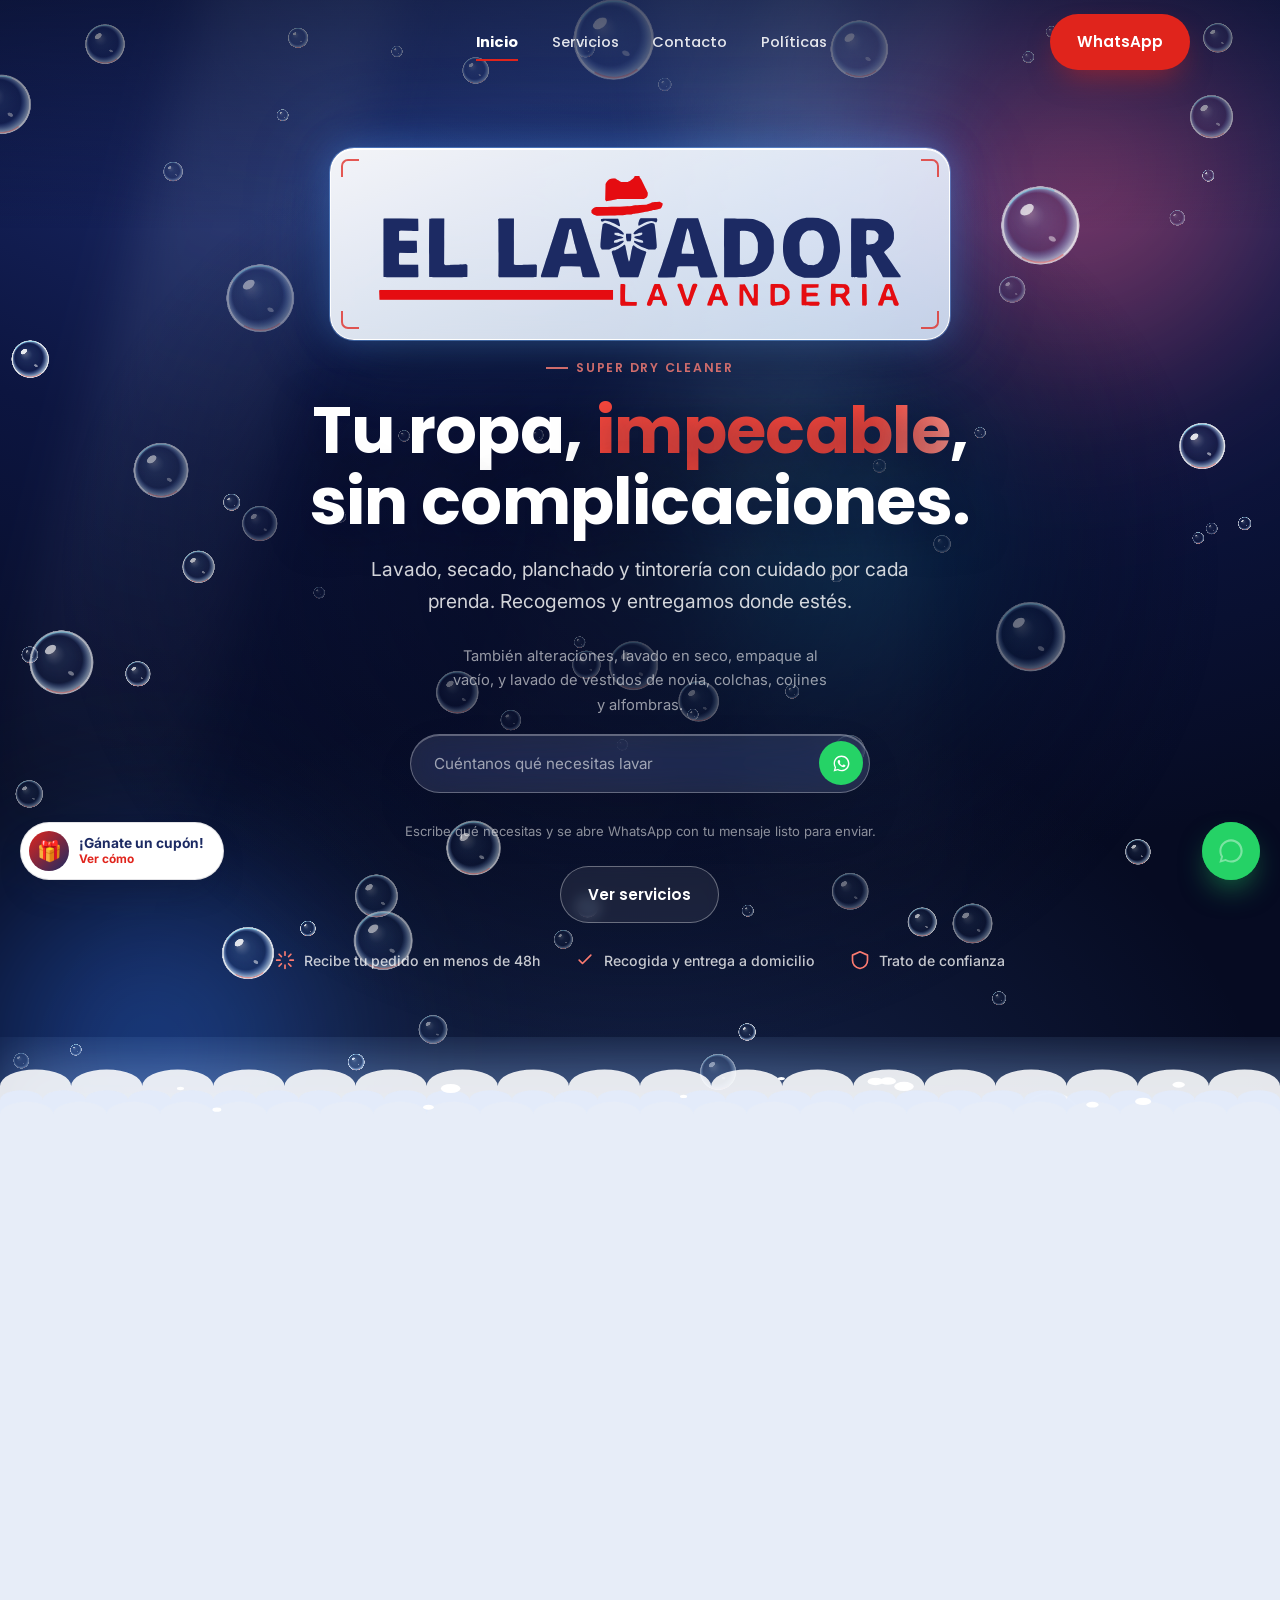
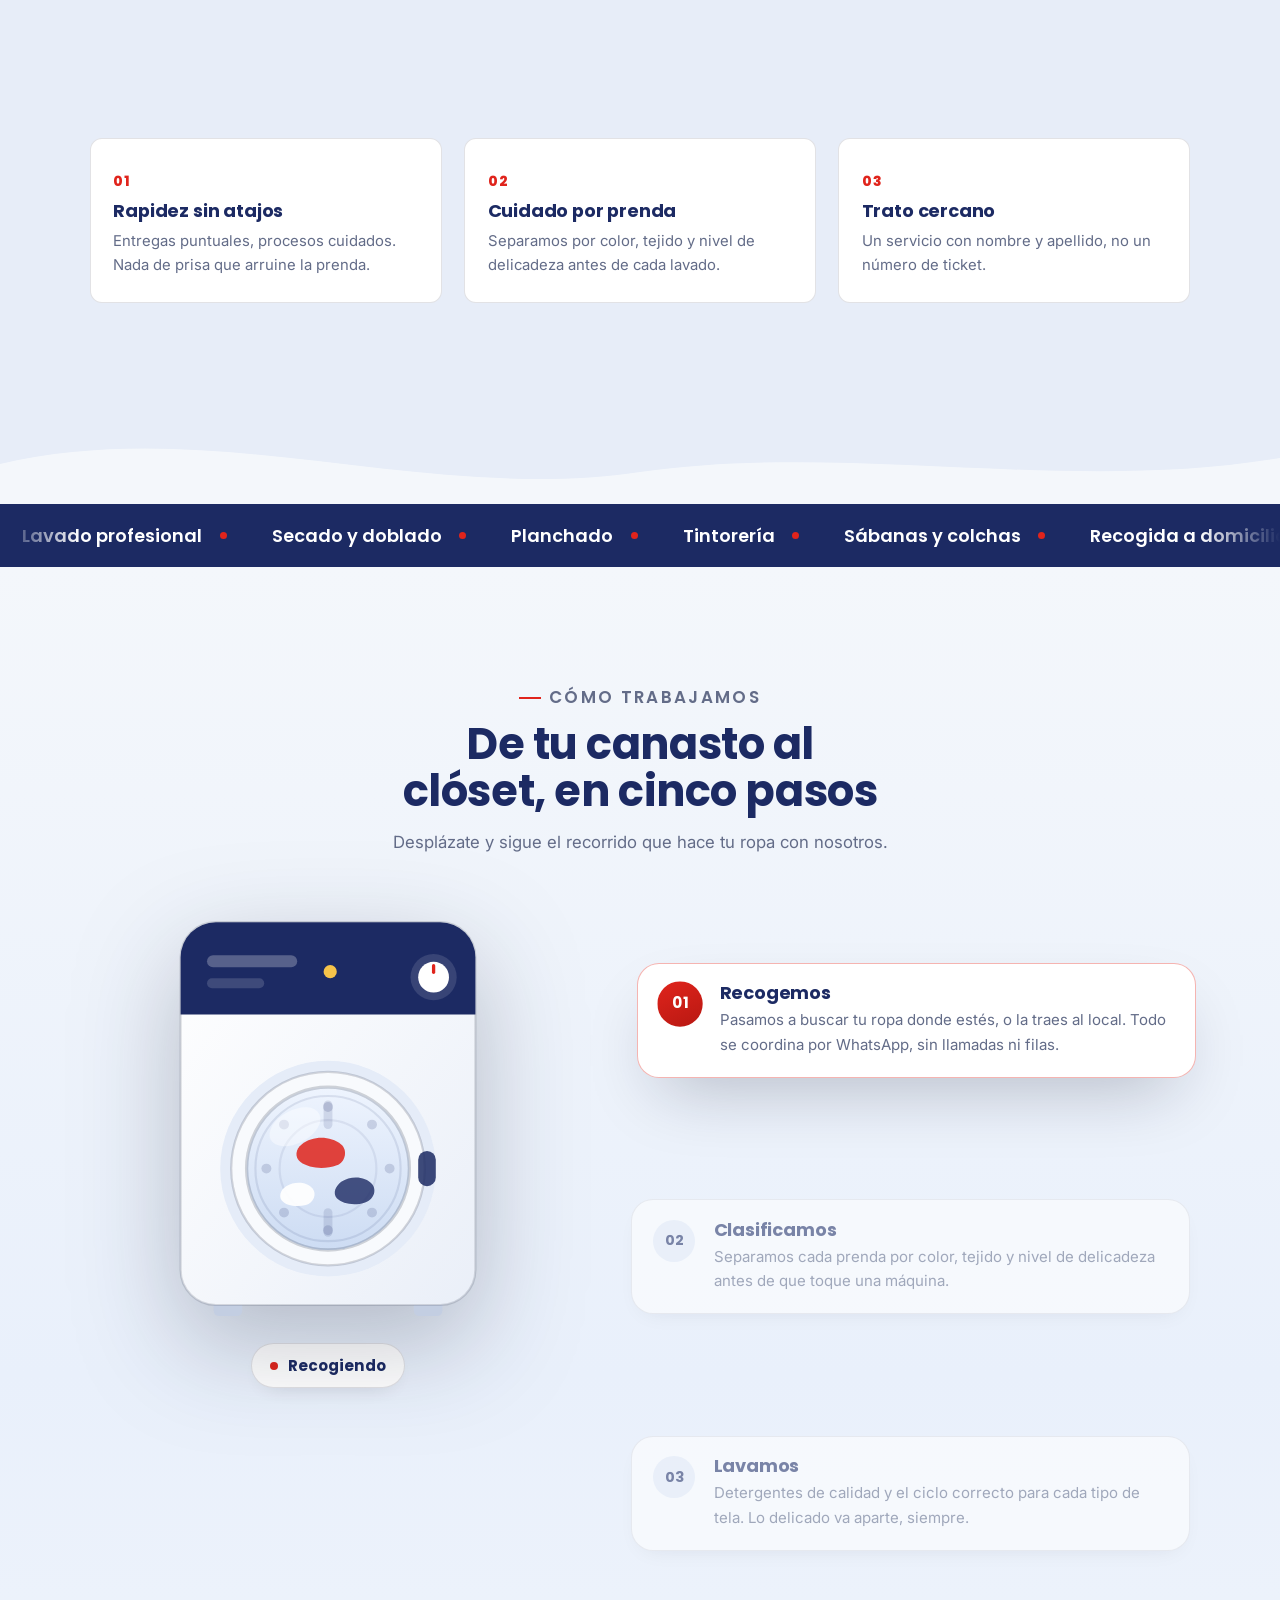
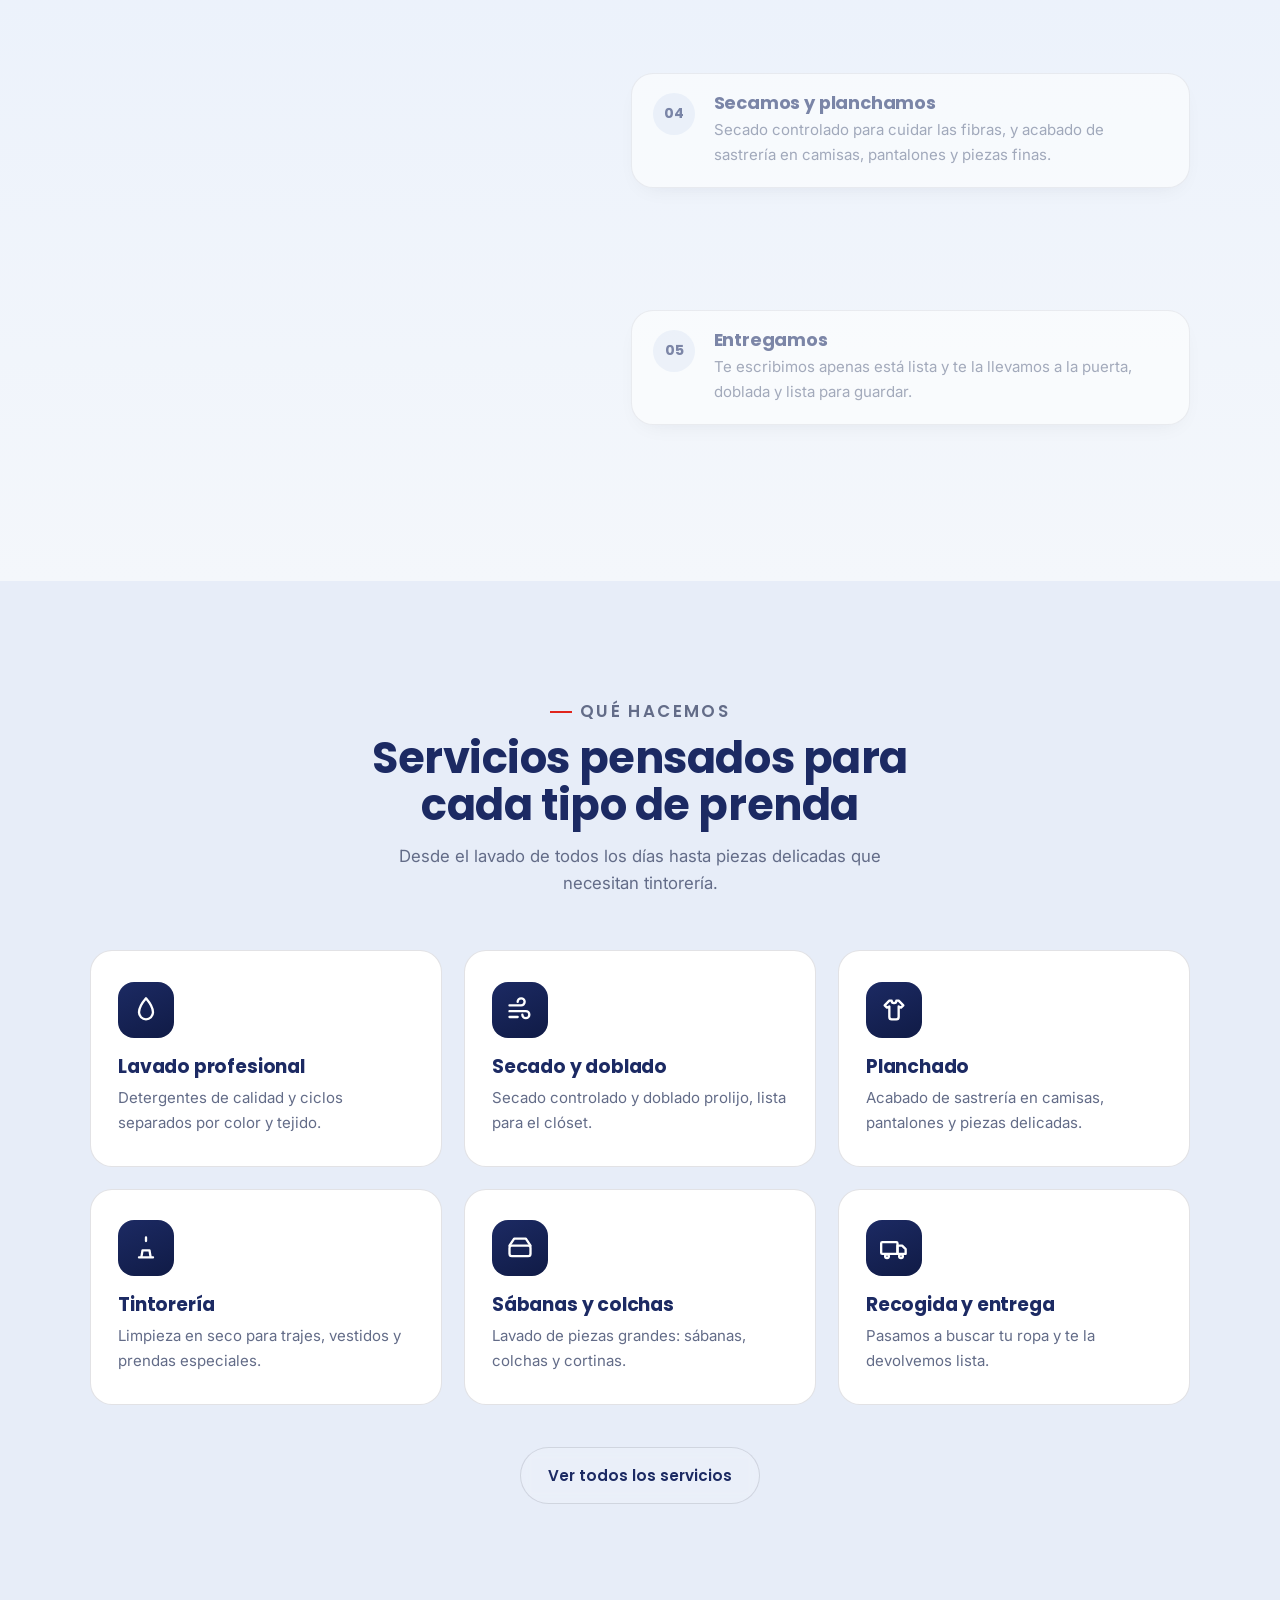
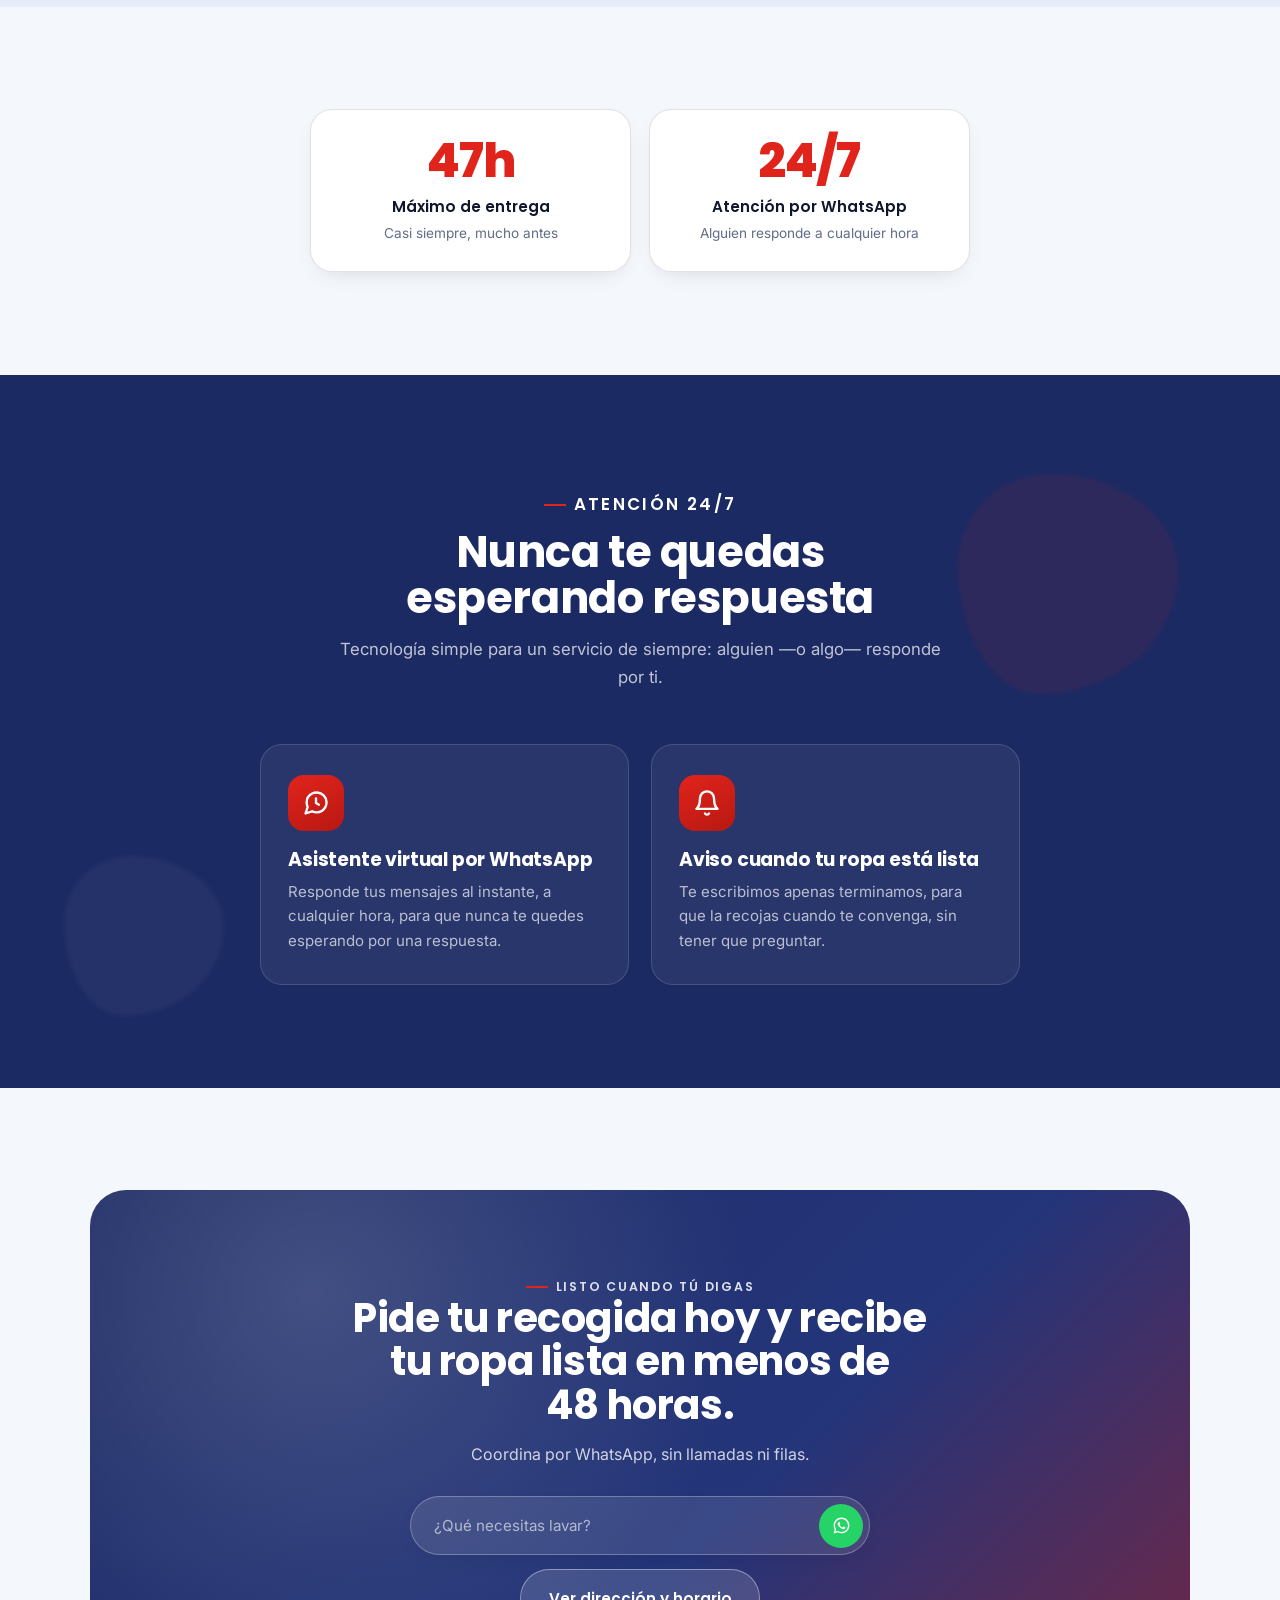
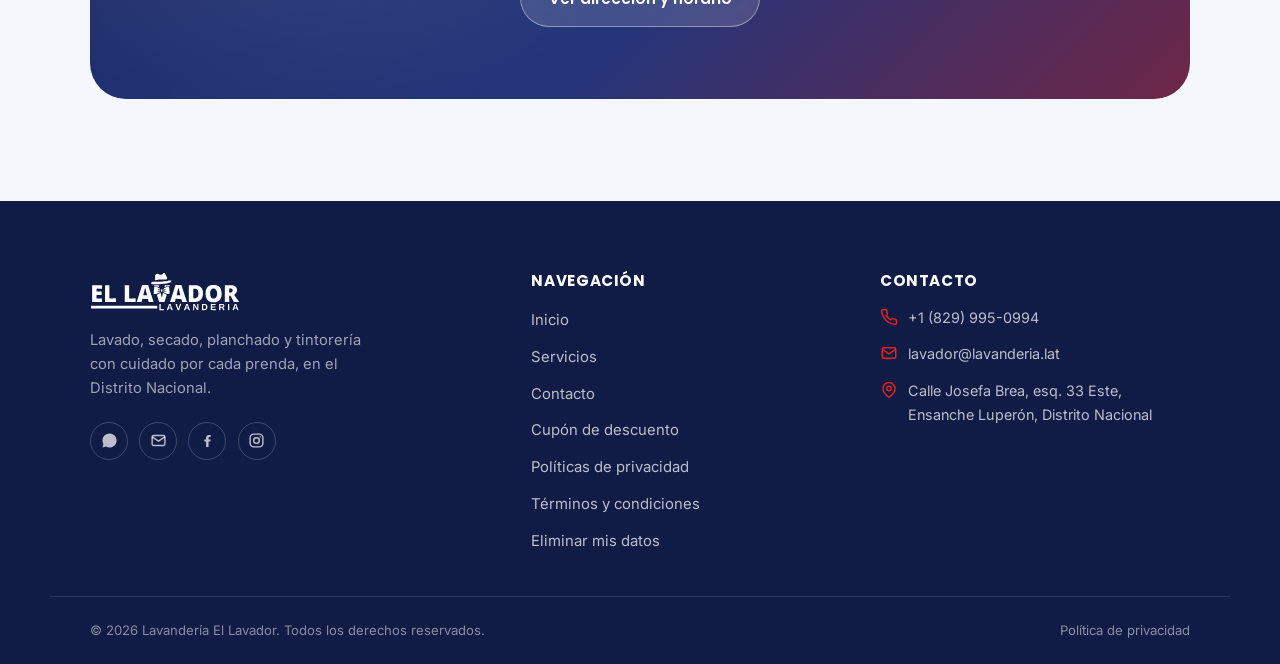
<file: index.html>
<!doctype html>
<html lang="es">
<head>
  <meta charset="utf-8">
  <meta name="viewport" content="width=device-width, initial-scale=1">
  <title>Lavandería El Lavador · Lavado, secado y planchado en Santo Domingo</title>
  <meta name="description" content="Lavandería El Lavador: lavado, secado, planchado, tintorería y recogida a domicilio en el Distrito Nacional, República Dominicana.">
  <link rel="canonical" href="https://lavador.lavanderia.lat/">

  <link rel="icon" href="/assets/img/favicon.svg?v=20260792" type="image/svg+xml">
  <link rel="icon" href="/assets/img/favicon-32x32.png?v=20260792" sizes="32x32" type="image/png">
  <link rel="icon" href="/assets/img/favicon-16x16.png?v=20260792" sizes="16x16" type="image/png">
  <link rel="apple-touch-icon" href="/assets/img/apple-touch-icon.png?v=20260792">
  <link rel="manifest" href="/manifest.json">
  <meta name="apple-mobile-web-app-capable" content="yes">
  <meta name="apple-mobile-web-app-title" content="El Lavador">
  <meta name="theme-color" content="#1c2a63">

  <meta property="og:type" content="website">
  <meta property="og:site_name" content="Lavandería El Lavador">
  <meta property="og:locale" content="es_DO">
  <meta property="og:url" content="https://lavador.lavanderia.lat/">
  <meta property="og:title" content="Lavandería El Lavador · Lavado, secado y planchado en Santo Domingo">
  <meta property="og:description" content="Lavandería El Lavador: lavado, secado, planchado, tintorería y recogida a domicilio en el Distrito Nacional, República Dominicana.">
  <meta property="og:image" content="https://lavador.lavanderia.lat/assets/img/og-image.png?v=20260792">
  <meta property="og:image:width" content="1200">
  <meta property="og:image:height" content="630">

  <meta name="twitter:card" content="summary_large_image">
  <meta name="twitter:title" content="Lavandería El Lavador · Lavado, secado y planchado en Santo Domingo">
  <meta name="twitter:description" content="Lavandería El Lavador: lavado, secado, planchado, tintorería y recogida a domicilio en el Distrito Nacional, República Dominicana.">
  <meta name="twitter:image" content="https://lavador.lavanderia.lat/assets/img/og-image.png?v=20260792">
  <link rel="preconnect" href="https://fonts.googleapis.com">
  <link rel="preconnect" href="https://fonts.gstatic.com" crossorigin>
  <link rel="stylesheet" href="https://fonts.googleapis.com/css2?family=Poppins:wght@500;600;700;800&family=Inter:wght@400;500;600&display=swap">
  <link rel="stylesheet" href="/styles.css?v=20260792">
  <script type="application/ld+json">
  {
    "@context": "https://schema.org",
    "@type": "DryCleaningOrLaundry",
    "@id": "https://lavador.lavanderia.lat/",
    "name": "Lavandería El Lavador",
    "alternateName": ["El Lavador", "Lavador Lavandería", "El Lavador Lavandería"],
    "image": "https://lavador.lavanderia.lat/assets/img/og-image.png?v=20260792",
    "logo": "https://lavador.lavanderia.lat/assets/img/logo.png",
    "url": "https://lavador.lavanderia.lat/",
    "telephone": "+1-829-995-0994",
    "email": "lavador@lavanderia.lat",
    "priceRange": "$$",
    "description": "Lavandería en el Distrito Nacional con servicio de lavado, secado, planchado, tintorería, sábanas, edredones, servicio exprés y recogida y entrega a domicilio.",
    "address": {
      "@type": "PostalAddress",
      "streetAddress": "Calle Josefa Brea, esq. 33 Este",
      "addressLocality": "Ensanche Luperón, Distrito Nacional",
      "postalCode": "10401",
      "addressCountry": "DO"
    },
    "geo": {
      "@type": "GeoCoordinates",
      "latitude": 18.5012468,
      "longitude": -69.8997347
    },
    "areaServed": {
      "@type": "City",
      "name": "Santo Domingo, Distrito Nacional"
    },
    "openingHoursSpecification": [
      {
        "@type": "OpeningHoursSpecification",
        "dayOfWeek": ["Monday","Tuesday","Wednesday","Thursday","Friday","Saturday"],
        "opens": "08:00",
        "closes": "18:00"
      }
    ],
    "hasMap": "https://maps.google.com/?cid=2155532017040345843",
    "sameAs": [
      "https://www.facebook.com/lavanderiael.lavador/",
      "https://www.instagram.com/lavanderiael_lavador/",
      "https://maps.google.com/?cid=2155532017040345843"
    ]
  }
  </script>
</head>
<body class="home">
  <a class="skip-link" href="#main">Saltar al contenido</a>

  <header class="nav" data-nav>
    <div class="container nav-inner">
      <a class="brand" href="/" aria-label="Lavandería El Lavador — inicio">
        <img class="brand-logo-reveal" src="/assets/img/logo-vector.svg" alt="Lavandería El Lavador" width="160" height="45">
      </a>
      <nav class="nav-links" aria-label="Navegación principal">
        <a href="/" aria-current="page">Inicio</a>
        <a href="/servicios/">Servicios</a>
        <a href="/contacto/">Contacto</a>
        <a href="/politica/">Políticas</a>
      </nav>
      <a class="btn btn-primary nav-cta" href="https://wa.me/18299950994" target="_blank" rel="noopener">
        WhatsApp
      </a>
      <button class="nav-toggle" aria-label="Abrir menú" aria-expanded="false">
        <span></span><span></span><span></span>
      </button>
    </div>
  </header>

  <div class="mobile-menu" aria-hidden="true">
    <div class="mm-head">
      <img src="/assets/img/logo-vector-white.svg" alt="Lavandería El Lavador" width="150" height="42">
    </div>
    <nav class="mm-links" aria-label="Navegación móvil">
      <a href="/" aria-current="page"><span class="mm-num">01</span><span class="mm-txt">Inicio</span><svg class="mm-arrow" viewBox="0 0 24 24" fill="none" stroke="currentColor" stroke-width="2" stroke-linecap="round" stroke-linejoin="round" aria-hidden="true"><path d="M9 6l6 6-6 6"/></svg></a>
      <a href="/servicios/"><span class="mm-num">02</span><span class="mm-txt">Servicios</span><svg class="mm-arrow" viewBox="0 0 24 24" fill="none" stroke="currentColor" stroke-width="2" stroke-linecap="round" stroke-linejoin="round" aria-hidden="true"><path d="M9 6l6 6-6 6"/></svg></a>
      <a href="/contacto/"><span class="mm-num">03</span><span class="mm-txt">Contacto</span><svg class="mm-arrow" viewBox="0 0 24 24" fill="none" stroke="currentColor" stroke-width="2" stroke-linecap="round" stroke-linejoin="round" aria-hidden="true"><path d="M9 6l6 6-6 6"/></svg></a>
      <a href="/politica/"><span class="mm-num">04</span><span class="mm-txt">Políticas</span><svg class="mm-arrow" viewBox="0 0 24 24" fill="none" stroke="currentColor" stroke-width="2" stroke-linecap="round" stroke-linejoin="round" aria-hidden="true"><path d="M9 6l6 6-6 6"/></svg></a>
    </nav>
    <div class="mm-foot">
      <a class="btn btn-primary mm-cta" href="https://wa.me/18299950994" target="_blank" rel="noopener"><svg viewBox="0 0 24 24" fill="currentColor" aria-hidden="true"><path d="M12.04 2c-5.5 0-9.96 4.46-9.96 9.96 0 1.76.46 3.48 1.34 5L2 22l5.2-1.36a9.94 9.94 0 0 0 4.84 1.23h.01c5.5 0 9.96-4.46 9.96-9.96S17.54 2 12.04 2Z"/></svg>Escribir por WhatsApp</a>
      <div class="mm-contact">
        <a href="tel:+18299950994">+1 (829) 995-0994</a>
        <a href="mailto:lavador@lavanderia.lat">lavador@lavanderia.lat</a>
      </div>
    </div>
  </div>

  <main id="main">
    <!-- ============ HERO ============ -->
    <section class="hero" data-hero>
      <div class="hero-glow" aria-hidden="true"></div>
      <div class="hero-beams" aria-hidden="true"><span></span><span></span><span></span></div>
      <span class="hero-aurora a1" aria-hidden="true"></span>
      <span class="hero-aurora a2" aria-hidden="true"></span>
      <span class="hero-aurora a3" aria-hidden="true"></span>
      <canvas class="hero-canvas" data-hero-canvas aria-hidden="true"></canvas>
      <div class="hero-scrim" aria-hidden="true"></div>

      <div class="hero-foam" aria-hidden="true">
        <svg viewBox="0 0 2880 260" preserveAspectRatio="none">
          <g class="foam-layer f3"><path d="M0,118 a40,40 0 0 1 80,0 a40,40 0 0 1 80,0 a40,40 0 0 1 80,0 a40,40 0 0 1 80,0 a40,40 0 0 1 80,0 a40,40 0 0 1 80,0 a40,40 0 0 1 80,0 a40,40 0 0 1 80,0 a40,40 0 0 1 80,0 a40,40 0 0 1 80,0 a40,40 0 0 1 80,0 a40,40 0 0 1 80,0 a40,40 0 0 1 80,0 a40,40 0 0 1 80,0 a40,40 0 0 1 80,0 a40,40 0 0 1 80,0 a40,40 0 0 1 80,0 a40,40 0 0 1 80,0 a40,40 0 0 1 80,0 a40,40 0 0 1 80,0 a40,40 0 0 1 80,0 a40,40 0 0 1 80,0 a40,40 0 0 1 80,0 a40,40 0 0 1 80,0 a40,40 0 0 1 80,0 a40,40 0 0 1 80,0 a40,40 0 0 1 80,0 a40,40 0 0 1 80,0 a40,40 0 0 1 80,0 a40,40 0 0 1 80,0 a40,40 0 0 1 80,0 a40,40 0 0 1 80,0 a40,40 0 0 1 80,0 a40,40 0 0 1 80,0 a40,40 0 0 1 80,0 a40,40 0 0 1 80,0 L2880,260 L0,260 Z"/></g>
          <g class="foam-layer f2"><path d="M0,152 a24,24 0 0 1 48,0 a24,24 0 0 1 48,0 a24,24 0 0 1 48,0 a24,24 0 0 1 48,0 a24,24 0 0 1 48,0 a24,24 0 0 1 48,0 a24,24 0 0 1 48,0 a24,24 0 0 1 48,0 a24,24 0 0 1 48,0 a24,24 0 0 1 48,0 a24,24 0 0 1 48,0 a24,24 0 0 1 48,0 a24,24 0 0 1 48,0 a24,24 0 0 1 48,0 a24,24 0 0 1 48,0 a24,24 0 0 1 48,0 a24,24 0 0 1 48,0 a24,24 0 0 1 48,0 a24,24 0 0 1 48,0 a24,24 0 0 1 48,0 a24,24 0 0 1 48,0 a24,24 0 0 1 48,0 a24,24 0 0 1 48,0 a24,24 0 0 1 48,0 a24,24 0 0 1 48,0 a24,24 0 0 1 48,0 a24,24 0 0 1 48,0 a24,24 0 0 1 48,0 a24,24 0 0 1 48,0 a24,24 0 0 1 48,0 a24,24 0 0 1 48,0 a24,24 0 0 1 48,0 a24,24 0 0 1 48,0 a24,24 0 0 1 48,0 a24,24 0 0 1 48,0 a24,24 0 0 1 48,0 a24,24 0 0 1 48,0 a24,24 0 0 1 48,0 a24,24 0 0 1 48,0 a24,24 0 0 1 48,0 a24,24 0 0 1 48,0 a24,24 0 0 1 48,0 a24,24 0 0 1 48,0 a24,24 0 0 1 48,0 a24,24 0 0 1 48,0 a24,24 0 0 1 48,0 a24,24 0 0 1 48,0 a24,24 0 0 1 48,0 a24,24 0 0 1 48,0 a24,24 0 0 1 48,0 a24,24 0 0 1 48,0 a24,24 0 0 1 48,0 a24,24 0 0 1 48,0 a24,24 0 0 1 48,0 a24,24 0 0 1 48,0 a24,24 0 0 1 48,0 a24,24 0 0 1 48,0 a24,24 0 0 1 48,0 a24,24 0 0 1 48,0 a24,24 0 0 1 48,0 L2880,260 L0,260 Z"/></g>
          <g class="foam-layer f1"><path d="M0,186 a30,30 0 0 1 60,0 a30,30 0 0 1 60,0 a30,30 0 0 1 60,0 a30,30 0 0 1 60,0 a30,30 0 0 1 60,0 a30,30 0 0 1 60,0 a30,30 0 0 1 60,0 a30,30 0 0 1 60,0 a30,30 0 0 1 60,0 a30,30 0 0 1 60,0 a30,30 0 0 1 60,0 a30,30 0 0 1 60,0 a30,30 0 0 1 60,0 a30,30 0 0 1 60,0 a30,30 0 0 1 60,0 a30,30 0 0 1 60,0 a30,30 0 0 1 60,0 a30,30 0 0 1 60,0 a30,30 0 0 1 60,0 a30,30 0 0 1 60,0 a30,30 0 0 1 60,0 a30,30 0 0 1 60,0 a30,30 0 0 1 60,0 a30,30 0 0 1 60,0 a30,30 0 0 1 60,0 a30,30 0 0 1 60,0 a30,30 0 0 1 60,0 a30,30 0 0 1 60,0 a30,30 0 0 1 60,0 a30,30 0 0 1 60,0 a30,30 0 0 1 60,0 a30,30 0 0 1 60,0 a30,30 0 0 1 60,0 a30,30 0 0 1 60,0 a30,30 0 0 1 60,0 a30,30 0 0 1 60,0 a30,30 0 0 1 60,0 a30,30 0 0 1 60,0 a30,30 0 0 1 60,0 a30,30 0 0 1 60,0 a30,30 0 0 1 60,0 a30,30 0 0 1 60,0 a30,30 0 0 1 60,0 a30,30 0 0 1 60,0 a30,30 0 0 1 60,0 a30,30 0 0 1 60,0 a30,30 0 0 1 60,0 a30,30 0 0 1 60,0 L2880,260 L0,260 Z"/><g class="foam-suds"><circle cx="1326" cy="115" r="7"/><circle cx="2666" cy="102" r="4"/><circle cx="2194" cy="108" r="6"/><circle cx="2387" cy="103" r="9"/><circle cx="879" cy="100" r="4"/><circle cx="1776" cy="149" r="4"/><circle cx="985" cy="107" r="9"/><circle cx="1738" cy="103" r="9"/><circle cx="507" cy="124" r="11"/><circle cx="2569" cy="170" r="4"/><circle cx="2363" cy="170" r="7"/><circle cx="203" cy="124" r="4"/><circle cx="2280" cy="113" r="6"/><circle cx="1716" cy="114" r="9"/><circle cx="482" cy="169" r="6"/><circle cx="2294" cy="119" r="4"/><circle cx="2382" cy="169" r="11"/><circle cx="769" cy="143" r="4"/><circle cx="2243" cy="104" r="9"/><circle cx="244" cy="175" r="5"/><circle cx="2033" cy="164" r="7"/><circle cx="1286" cy="155" r="9"/><circle cx="1856" cy="142" r="6"/><circle cx="1017" cy="119" r="11"/><circle cx="999" cy="106" r="9"/><circle cx="1229" cy="163" r="7"/></g></g>
        </svg>
      </div>

      <div class="container hero-inner">
        <div class="hero-lockup">
          <div class="logo-plate">
            <span class="plate-corner tl" aria-hidden="true"></span>
            <span class="plate-corner tr" aria-hidden="true"></span>
            <span class="plate-corner bl" aria-hidden="true"></span>
            <span class="plate-corner br" aria-hidden="true"></span>
<svg xmlns="http://www.w3.org/2000/svg" version="1.0"
 class="hero-logo-svg" viewBox="0 0 1410 363"
 preserveAspectRatio="xMidYMid meet" role="img" aria-labelledby="logoTitle">
<title id="logoTitle">Lavandería El Lavador</title>
<g transform="translate(0,363) scale(0.1,-0.1)">
<g class="logo-navy" fill="#1c2a63" stroke="none">
<path d="M11455 2510 c-271 -47 -451 -187 -535 -418 l-32 -87 -14 -100 c-51
-375 40 -693 244 -848 51 -39 77 -55 145 -89 10 -5 53 -18 95 -30 l77 -20 190
0 190 -1 60 18 c33 10 102 38 153 63 l92 45 59 62 60 62 39 84 c60 127 69 155
87 269 l17 105 -5 120 c-18 429 -169 654 -500 746 l-72 20 -150 4 c-82 2 -172
0 -200 -5z m264 -340 c120 -34 189 -141 218 -335 l15 -100 -12 -115 c-16 -158
-43 -227 -113 -292 l-40 -38 -56 -21 -56 -21 -73 5 -72 4 -58 30 -57 30 -32
41 c-17 23 -42 67 -54 99 l-23 58 -4 175 -4 175 18 60 c38 125 91 194 183 237
l36 16 75 1 c41 1 90 -3 109 -9z"/>
<path d="M4905 2497 c-8 -4 -30 -60 -50 -125 -35 -110 -200 -629 -229 -717 -8
-22 -62 -187 -121 -367 l-107 -327 5 -16 6 -15 220 0 220 0 5 18 c15 49 56
219 56 234 0 10 10 23 23 30 l22 13 250 -5 249 -5 13 -55 c7 -30 20 -91 29
-135 9 -44 20 -83 23 -88 4 -4 106 -8 227 -10 l219 -2 -1 43 c0 23 -6 52 -12
65 -6 12 -25 63 -42 112 -59 176 -139 410 -149 440 -33 92 -63 184 -70 210 -4
17 -20 66 -34 110 -15 44 -34 103 -43 130 -8 28 -21 66 -28 85 -8 19 -21 62
-31 95 -9 33 -23 76 -30 95 -7 19 -21 64 -31 100 -9 36 -23 72 -31 80 l-14 15
-265 0 c-146 0 -272 -3 -279 -8z m313 -337 c21 -89 41 -176 57 -242 7 -35 21
-88 30 -118 9 -30 20 -74 25 -98 5 -23 14 -51 20 -63 6 -11 10 -34 8 -52 l-3
-32 -163 -3 -162 -2 -7 16 c-7 20 8 111 33 194 9 30 20 75 26 100 5 25 14 60
19 77 11 34 23 95 41 203 11 66 21 82 48 77 l15 -2 13 -55z"/>
<path d="M8027 2485 c-10 -19 -56 -162 -83 -258 -7 -26 -24 -80 -37 -120 -13
-40 -45 -139 -72 -222 -26 -82 -53 -165 -61 -183 -8 -18 -14 -37 -14 -43 0 -6
-20 -67 -44 -137 -24 -70 -60 -176 -79 -237 -20 -60 -45 -135 -57 -165 -67
-175 -65 -167 -51 -184 l12 -14 216 2 215 2 12 16 c10 14 36 127 51 218 11 68
-16 63 296 61 l246 -1 10 -22 c10 -22 26 -93 42 -185 4 -23 15 -52 23 -65 l16
-25 213 1 212 1 11 17 11 18 -13 20 c-12 19 -63 159 -82 225 -10 36 -53 162
-87 260 -14 39 -29 84 -33 100 -27 91 -42 138 -66 210 -44 131 -84 248 -95
280 -6 17 -28 89 -50 160 -22 72 -52 166 -67 210 l-27 80 -278 0 -279 0 -11
-20z m313 -300 c18 -42 32 -95 49 -195 10 -55 29 -132 46 -185 8 -22 17 -56
20 -75 4 -19 11 -39 15 -45 12 -16 22 -92 15 -115 l-7 -20 -161 2 -162 3 1 45
c1 40 54 266 68 288 3 5 10 33 15 63 5 30 17 83 25 119 42 185 45 188 76 115z"/>
<path d="M210 2492 l-10 -4 0 -773 0 -774 9 -5 c5 -3 210 -7 455 -7 l447 -2
10 10 10 10 -3 159 -3 159 -249 -3 -249 -3 -8 13 c-12 17 -11 279 0 297 l9 14
220 -5 c121 -3 226 -2 233 2 l13 8 -2 152 c0 84 -4 155 -7 159 -4 3 -111 6
-238 6 l-232 0 0 125 0 125 25 11 25 10 218 -9 c120 -5 225 -6 233 -3 l14 6
-2 160 -3 161 -452 2 c-249 1 -457 1 -463 -1z"/>
<path d="M1424 2488 c-6 -10 -8 -1547 -2 -1553 7 -8 993 -9 1005 -2 l10 7 1
154 0 154 -18 17 -19 17 -24 -6 c-14 -3 -136 -10 -272 -16 l-247 -9 -20 10
-21 11 3 602 c2 330 2 606 2 612 l-2 11 -196 -1 c-108 0 -198 -4 -200 -8z"/>
<path d="M3272 2484 l-15 -11 7 -44 c8 -56 10 -1429 2 -1449 -4 -9 -1 -23 6
-33 l13 -17 494 -1 c272 0 498 4 502 8 4 4 9 74 10 155 l2 147 -12 15 -13 15
-235 -4 c-129 -3 -249 -7 -267 -10 -17 -4 -44 -1 -60 4 l-28 11 2 603 c1 331
2 607 1 612 l-1 11 -196 -1 -197 0 -15 -11z"/>
<path d="M7049 2488 c-19 -15 -49 -108 -49 -149 l0 -29 14 0 c8 0 43 15 78 34
156 85 263 105 342 65 l38 -20 13 11 c19 16 27 58 15 80 l-11 20 -212 0 -213
0 -15 -12z"/>
<path d="M9295 2492 c-3 -3 -5 -356 -5 -784 l0 -778 13 -1 c91 -5 541 4 632
12 l120 11 75 25 c257 87 394 240 462 518 l22 90 0 165 -1 165 -21 80 c-12 44
-36 109 -53 143 l-30 64 -75 78 -75 78 -82 42 c-45 23 -113 51 -152 62 l-70
19 -175 5 c-360 8 -580 11 -585 6z m614 -333 c144 -25 216 -94 265 -256 l16
-52 0 -128 0 -128 -16 -50 c-9 -27 -30 -79 -47 -114 l-32 -63 -35 -27 c-78
-60 -287 -105 -338 -72 l-14 8 1 438 1 439 12 8 c19 11 111 10 187 -3z"/>
<path d="M12684 2488 c-8 -13 -6 -1549 1 -1556 4 -4 92 -7 196 -8 l190 -1 15
15 16 15 -6 81 c-3 45 -8 163 -12 264 l-6 183 18 20 17 19 29 0 c61 0 77 -17
147 -153 26 -51 74 -137 107 -192 32 -56 75 -132 94 -169 l35 -68 20 -7 c11
-3 117 -6 235 -6 l215 0 3 17 3 17 -55 78 c-31 43 -91 130 -134 193 -109 160
-147 215 -204 292 l-50 67 7 20 c3 10 25 32 48 47 106 72 161 143 191 243 l16
55 0 81 0 81 -15 59 c-36 138 -158 245 -330 291 l-60 16 -185 4 c-431 9 -542
10 -546 2z m636 -327 c34 -22 54 -41 75 -74 l18 -28 -7 -67 -7 -66 -24 -33
c-14 -17 -38 -41 -54 -52 l-29 -21 -81 -12 -81 -11 -25 11 -25 12 0 169 0 170
16 16 17 16 91 -7 91 -7 25 -16z"/>
<path d="M6013 2483 c-18 -7 -16 -48 2 -63 l15 -13 40 18 40 18 58 -12 c87
-18 161 -49 265 -110 l58 -34 11 11 11 11 -16 63 c-8 35 -20 75 -26 91 l-11
27 -217 -1 c-120 0 -224 -3 -230 -6z"/>
<path d="M6081 2364 c-17 -7 -31 -15 -31 -19 0 -3 -7 -44 -15 -92 -16 -96 -45
-406 -45 -479 l0 -46 17 -29 17 -29 98 0 97 0 33 14 c18 7 75 30 126 50 111
43 232 126 232 158 0 18 -69 5 -148 -28 -18 -8 -51 -14 -72 -14 l-40 0 0 25 0
26 43 18 c23 10 76 26 117 36 41 10 79 22 84 27 l9 7 -44 20 c-24 12 -58 21
-76 21 -17 0 -52 9 -78 20 l-46 20 3 22 3 23 50 -1 50 -1 55 -21 c30 -12 63
-22 72 -22 l18 0 0 18 c-1 50 -145 151 -330 230 -19 8 -43 19 -54 24 -10 6
-40 15 -67 22 l-48 13 -30 -13z"/>
<path d="M7315 2368 c-69 -23 -161 -65 -266 -121 -173 -91 -245 -215 -92 -157
32 13 77 25 100 27 l43 5 7 -17 c14 -37 -33 -64 -135 -79 -99 -15 -105 -45
-14 -70 37 -10 90 -26 117 -35 l50 -17 3 -27 3 -27 -36 0 c-19 0 -71 12 -115
27 l-80 27 -10 -10 c-6 -6 -8 -18 -4 -27 7 -19 165 -120 204 -131 14 -4 34
-11 45 -16 11 -5 47 -18 80 -30 l59 -20 89 0 89 0 19 23 18 22 1 67 c0 74 -35
426 -50 510 l-10 53 -23 17 c-24 19 -47 21 -92 6z"/>
<path d="M6673 2074 c-8 -23 6 -155 18 -171 l11 -13 44 0 43 0 10 18 c8 15 15
117 12 170 l-1 12 -65 0 -66 0 -6 -16z"/>
<path d="M6585 1765 c-44 -38 -210 -125 -239 -125 -28 0 -56 -19 -56 -38 0
-16 78 -271 105 -342 7 -19 27 -82 45 -140 44 -150 60 -190 73 -191 7 0 118
-1 247 -2 l234 -2 13 25 c7 14 24 66 39 115 14 50 43 142 64 205 21 63 52 162
70 219 l33 105 -10 15 c-6 9 -33 21 -60 27 -57 13 -198 85 -238 121 l-26 25
-14 -6 c-8 -3 -18 -22 -24 -43 -19 -77 -33 -145 -42 -206 -21 -144 -36 -194
-53 -176 -7 7 -44 165 -66 287 -33 178 -34 180 -95 127z"/>
</g>
<g class="logo-red" fill="#e50c11" stroke="none">
<path d="M6900 3617 c0 -25 -86 -103 -143 -129 l-38 -18 -90 0 -90 0 -37 21
c-20 11 -55 31 -77 44 l-40 25 -53 0 c-84 0 -150 -39 -189 -113 l-16 -32 -5
-212 -5 -213 14 -16 13 -16 35 5 c36 5 110 18 211 40 l55 11 350 1 350 0 42
23 c51 27 63 47 63 104 l1 43 -45 90 c-24 50 -68 138 -96 197 -29 59 -59 109
-66 112 -8 3 -14 15 -14 26 l0 20 -65 0 -65 0 0 -13z"/>
<path d="M7391 2930 c-18 -4 -43 -12 -55 -18 -11 -5 -43 -19 -71 -30 l-50 -20
-170 -7 c-93 -4 -181 -12 -195 -18 -38 -15 -359 -30 -685 -31 l-290 -1 -38
-18 c-22 -10 -50 -30 -63 -44 l-24 -26 0 -32 0 -33 18 -20 c9 -12 41 -30 69
-41 l53 -19 347 4 c192 3 372 9 402 14 30 6 77 10 105 10 28 0 67 5 86 10 19
5 62 14 95 19 182 28 387 66 435 81 19 5 48 10 63 10 16 0 61 10 100 22 l71
21 22 24 c22 24 40 96 28 115 -4 5 -21 16 -40 24 l-33 14 -73 -1 c-40 -1 -88
-5 -107 -9z"/>
<path d="M8063 745 l-22 -15 10 -33 c5 -17 13 -41 19 -52 15 -30 119 -311 140
-378 10 -32 26 -67 36 -78 l17 -19 44 0 44 0 24 25 c14 13 25 33 25 45 0 11 4
28 9 38 5 9 24 58 41 107 40 113 97 260 116 302 25 55 -2 80 -72 67 -50 -9
-50 -9 -120 -259 -28 -101 -56 -175 -64 -170 -10 6 -50 113 -81 215 -12 41
-28 94 -36 118 -7 23 -13 49 -13 57 0 35 -81 55 -117 30z"/>
<path d="M6527 735 c-3 -8 -6 -130 -6 -271 l-1 -256 11 -19 10 -19 204 0 205
0 6 24 c3 13 4 35 2 47 l-3 24 -150 5 -150 5 -7 40 c-3 22 -4 124 -1 227 l5
186 -20 11 c-12 6 -38 11 -60 11 l-40 0 -5 -15z"/>
<path d="M7428 736 c-8 -8 -34 -73 -58 -145 -24 -73 -47 -134 -52 -137 -4 -3
-8 -12 -8 -21 0 -14 -9 -37 -49 -128 -10 -22 -22 -55 -26 -73 l-7 -33 12 -14
12 -15 37 0 38 0 20 22 c11 13 24 41 28 63 4 22 11 46 17 52 l10 13 104 0 103
0 9 -17 c6 -10 13 -34 17 -53 4 -19 16 -45 28 -58 l20 -22 38 0 37 0 6 16 c10
25 7 54 -8 82 -23 45 -53 122 -90 227 -43 123 -83 232 -91 245 -3 6 -35 10
-70 10 l-64 0 -13 -14z m95 -138 c6 -26 23 -76 45 -131 l15 -38 -10 -10 -10
-10 -64 3 -64 3 1 25 c1 24 6 38 43 137 18 47 36 55 44 21z"/>
<path d="M9044 732 c-14 -16 -53 -118 -84 -217 -5 -16 -14 -39 -19 -50 -36
-77 -102 -258 -99 -273 l3 -17 52 -3 52 -3 15 24 c9 12 19 39 22 58 4 18 11
42 16 52 l9 18 106 -3 107 -3 18 -55 c11 -30 29 -63 41 -72 l22 -18 37 0 38 0
6 26 7 26 -22 46 c-12 26 -26 55 -32 64 -5 10 -9 23 -9 29 0 6 -7 25 -15 42
-15 35 -27 67 -82 229 l-37 107 -20 5 c-12 3 -42 6 -69 6 l-47 0 -16 -18z m92
-129 c3 -10 11 -34 19 -53 7 -19 18 -52 25 -73 l12 -38 -13 -15 -12 -15 -61 3
-61 3 3 30 c2 28 14 64 48 143 15 35 32 41 40 15z"/>
<path d="M10089 728 l-12 -22 5 -141 c3 -77 2 -153 -1 -169 -7 -35 -28 -45
-38 -19 -5 15 -60 111 -103 183 -5 8 -19 35 -32 60 -12 25 -33 62 -46 83 l-23
38 -67 -3 -67 -3 -3 -260 c-1 -143 0 -270 3 -282 l5 -23 40 0 39 0 8 13 c4 6
6 96 4 198 l-3 187 10 6 10 6 35 -57 c19 -32 56 -98 82 -148 26 -49 64 -115
84 -145 l36 -55 65 0 65 0 3 279 2 280 -12 8 c-7 4 -27 8 -45 8 l-32 0 -12
-22z"/>
<path d="M10542 742 l-13 -8 0 -265 0 -264 23 -18 23 -19 105 6 c58 4 126 9
152 12 l47 6 39 28 c21 15 56 54 78 86 l39 59 -1 95 -1 95 -18 40 c-21 51 -69
101 -120 127 l-40 21 -150 4 -150 4 -13 -9z m285 -108 c19 -9 45 -33 59 -53
l24 -36 0 -87 0 -87 -34 -35 c-40 -43 -100 -66 -171 -66 l-52 0 -7 37 c-3 21
-6 90 -6 153 0 63 3 132 6 153 l7 37 69 0 70 0 35 -16z"/>
<path d="M11377 742 l-17 -3 -2 -257 c-1 -296 -2 -294 15 -304 6 -4 107 -8
224 -8 l212 0 15 22 c20 28 20 52 1 68 l-14 12 -163 1 -163 2 0 70 0 70 142 3
143 3 11 20 c6 12 8 32 5 45 l-6 24 -23 1 c-12 0 -78 2 -147 2 l-125 2 0 65 0
65 160 5 160 5 3 43 3 42 -13 1 c-29 3 -404 4 -421 1z"/>
<path d="M12147 743 c-8 -13 -11 -548 -3 -561 l7 -12 43 0 44 0 10 13 11 13 3
100 3 99 58 3 57 3 30 -33 c17 -18 30 -36 30 -40 0 -12 71 -126 89 -143 l19
-16 48 3 49 3 3 17 c2 9 -14 43 -35 74 -21 32 -43 66 -49 76 -7 11 -17 25 -23
31 -20 20 -12 39 39 86 l50 47 0 69 0 69 -21 31 c-12 17 -36 40 -53 50 l-31
19 -186 4 -187 4 -5 -9z m343 -113 c11 -11 22 -31 26 -44 l6 -25 -22 -31 c-26
-36 -49 -43 -154 -44 l-81 -1 -3 69 c-2 38 -1 75 2 83 l5 13 101 0 100 0 20
-20z"/>
<path d="M12975 728 c-3 -13 -4 -142 -3 -288 l3 -265 47 -3 46 -3 14 20 15 21
-5 257 -4 258 -10 13 -10 12 -44 0 -44 0 -5 -22z"/>
<path d="M13600 730 c-11 -11 -20 -28 -20 -37 0 -10 -7 -31 -15 -47 -8 -15
-15 -33 -15 -38 0 -6 -6 -24 -14 -41 -26 -61 -37 -89 -57 -150 -22 -65 -40
-110 -66 -163 -8 -17 -13 -42 -11 -55 l3 -24 53 -3 53 -3 19 43 c11 24 20 53
20 64 0 12 6 27 14 33 l14 12 103 -3 102 -3 17 -59 16 -58 19 -14 c10 -8 36
-14 57 -14 l38 0 11 24 11 23 -27 59 c-27 57 -57 133 -75 184 -5 14 -18 50
-30 80 -12 30 -25 69 -30 85 -4 17 -14 48 -22 70 l-15 40 -24 6 c-13 4 -43 7
-66 8 l-43 1 -20 -20z m107 -155 c8 -22 18 -56 23 -75 4 -19 11 -42 14 -51 l7
-16 -15 -12 -14 -12 -54 3 -53 3 -3 33 -3 32 21 58 c36 95 52 103 77 37z"/>
<path d="M95 581 l-10 -10 5 -123 5 -123 3115 0 3115 0 0 130 0 130 -3110 3
-3111 2 -9 -9z"/>
</g>
</g>
</svg>
          </div>
        </div>
        <p class="eyebrow">Super Dry Cleaner</p>
        <h1 class="hero-title">Tu ropa, <em>impecable</em>, sin complicaciones.</h1>
        <p class="hero-sub">Lavado, secado, planchado y tintorería con cuidado por cada prenda. Recogemos y entregamos donde estés.</p>
        <p class="hero-sub hero-sub-extra">También alteraciones, lavado en seco, empaque al vacío, y lavado de vestidos de novia, colchas, cojines y alfombras.</p>
        <form class="wa-quickform" data-wa-form action="https://wa.me/18299950994" method="GET" target="_blank">
          <input type="text" name="text" placeholder="Cuéntanos qué necesitas lavar" aria-label="Escribe tu mensaje para WhatsApp" required>
          <button type="submit" aria-label="Enviar por WhatsApp">
            <svg viewBox="0 0 24 24" fill="currentColor" aria-hidden="true"><path d="M12.04 2c-5.5 0-9.96 4.46-9.96 9.96 0 1.76.46 3.48 1.34 5L2 22l5.2-1.36a9.94 9.94 0 0 0 4.84 1.23h.01c5.5 0 9.96-4.46 9.96-9.96S17.54 2 12.04 2Zm0 18.2c-1.5 0-2.97-.4-4.26-1.16l-.3-.18-3.1.81.83-3.02-.2-.31a8.16 8.16 0 0 1-1.26-4.38c0-4.52 3.68-8.2 8.2-8.2 4.52 0 8.2 3.68 8.2 8.2 0 4.52-3.68 8.2-8.2 8.2Zm4.5-6.14c-.24-.12-1.44-.71-1.66-.79-.22-.08-.39-.12-.55.12-.16.24-.63.79-.78.95-.14.16-.28.18-.53.06-.24-.12-1.02-.38-1.95-1.2-.72-.64-1.2-1.44-1.35-1.68-.14-.24-.02-.37.11-.49.11-.11.24-.28.36-.42.12-.14.16-.24.24-.4.08-.16.04-.3-.02-.42-.06-.12-.55-1.33-.76-1.82-.2-.48-.4-.42-.55-.42h-.47c-.16 0-.42.06-.64.3-.22.24-.84.82-.84 2s.86 2.32.98 2.48c.12.16 1.7 2.6 4.12 3.64.58.25 1.03.4 1.38.51.58.18 1.11.16 1.52.1.46-.07 1.44-.59 1.64-1.16.2-.57.2-1.06.14-1.16-.06-.1-.22-.16-.46-.28Z"/></svg>
          </button>
        </form>
        <p class="wa-quickform-hint">Escribe qué necesitas y se abre WhatsApp con tu mensaje listo para enviar.</p>
        <div class="hero-actions" style="margin-top:.4rem">
          <a class="btn btn-ghost" href="/servicios/">Ver servicios</a>
        </div>
        <div class="hero-badges">
          <span class="hero-badge">
            <svg viewBox="0 0 24 24" fill="none" stroke="currentColor" stroke-width="2" stroke-linecap="round"><path d="M12 2v4M12 18v4M4.9 4.9l2.8 2.8M16.3 16.3l2.8 2.8M2 12h4M18 12h4M4.9 19.1l2.8-2.8M16.3 7.7l2.8-2.8"/></svg>
            Recibe tu pedido en menos de 48h
          </span>
          <span class="hero-badge">
            <svg viewBox="0 0 24 24" fill="none" stroke="currentColor" stroke-width="2" stroke-linecap="round" stroke-linejoin="round"><path d="M5 12l4 4 10-10"/></svg>
            Recogida y entrega a domicilio
          </span>
          <span class="hero-badge">
            <svg viewBox="0 0 24 24" fill="none" stroke="currentColor" stroke-width="2" stroke-linecap="round" stroke-linejoin="round"><path d="M12 2 3 6v6c0 5 3.8 8.7 9 10 5.2-1.3 9-5 9-10V6l-9-4Z"/></svg>
            Trato de confianza
          </span>
        </div>
      </div>
    </section>

    <!-- ============ ABOUT ============ -->
    <section class="about section section-bg-alt">
      <div class="container about-grid" data-reveal>
        <div class="about-copy">
          <p class="eyebrow">Quiénes somos</p>
          <h2>Un servicio de lavandería pensado para tu día a día.</h2>
          <p>En El Lavador combinamos procesos cuidadosos con la rapidez que necesitas. Separamos cada prenda por color y tejido, usamos productos de calidad y devolvemos tu ropa lista para usar, no solo "limpia".</p>
          <p>Nos conocemos, coordinamos por WhatsApp y respondemos por lo que entregamos.</p>
          <div class="hero-actions" style="margin-top:1.6rem">
            <a class="btn btn-primary" href="/contacto/">Hablemos de tu pedido</a>
          </div>
        </div>
        <div class="about-visual">
          <span class="bubble q1" style="width:30px;height:30px;top:16%;left:12%;" aria-hidden="true"></span>
          <span class="bubble q2" style="width:20px;height:20px;bottom:18%;right:16%;animation-delay:-2s" aria-hidden="true"></span>
          <div class="icon-wrap" aria-hidden="true">
            <svg viewBox="0 0 120 120" fill="none">
              <circle cx="60" cy="60" r="46" stroke="currentColor" stroke-width="4" opacity=".9"/>
              <circle cx="60" cy="60" r="30" stroke="currentColor" stroke-width="4" opacity=".55"/>
              <path d="M40 55c4 10 12 16 20 16s16-6 20-16" stroke="currentColor" stroke-width="4" stroke-linecap="round"/>
              <circle cx="60" cy="18" r="4" fill="currentColor"/>
            </svg>
          </div>
        </div>
      </div>

      <div class="container">
        <div class="pillars" data-reveal>
          <div class="pillar" data-tilt>
            <p class="num">01</p>
            <h3>Rapidez sin atajos</h3>
            <p>Entregas puntuales, procesos cuidados. Nada de prisa que arruine la prenda.</p>
          </div>
          <div class="pillar" data-tilt>
            <p class="num">02</p>
            <h3>Cuidado por prenda</h3>
            <p>Separamos por color, tejido y nivel de delicadeza antes de cada lavado.</p>
          </div>
          <div class="pillar" data-tilt>
            <p class="num">03</p>
            <h3>Trato cercano</h3>
            <p>Un servicio con nombre y apellido, no un número de ticket.</p>
          </div>
        </div>
      </div>
    </section>

    <div class="wave-divider flip" style="color:var(--bg-2)" aria-hidden="true">
      <svg viewBox="0 0 1440 100" preserveAspectRatio="none"><path fill="currentColor" d="M0,40 C240,90 480,0 720,32 C960,62 1200,10 1440,46 L1440,100 L0,100 Z"/></svg>
    </div>

    <!-- ============ MARQUESINA ============ -->
    <div class="marquee" aria-label="Nuestros servicios">
      <div class="marquee-track">
        <div class="marquee-group">
          <span class="marquee-item">Lavado profesional</span>
          <span class="marquee-item">Secado y doblado</span>
          <span class="marquee-item">Planchado</span>
          <span class="marquee-item">Tintorería</span>
          <span class="marquee-item">Sábanas y colchas</span>
          <span class="marquee-item">Recogida a domicilio</span>
          <span class="marquee-item">Servicio exprés</span>
          <span class="marquee-item">Empaque al vacío</span>
          <span class="marquee-item">Alteraciones</span>
        </div>
        <div class="marquee-group" aria-hidden="true">
          <span class="marquee-item">Lavado profesional</span>
          <span class="marquee-item">Secado y doblado</span>
          <span class="marquee-item">Planchado</span>
          <span class="marquee-item">Tintorería</span>
          <span class="marquee-item">Sábanas y colchas</span>
          <span class="marquee-item">Recogida a domicilio</span>
          <span class="marquee-item">Servicio exprés</span>
          <span class="marquee-item">Empaque al vacío</span>
          <span class="marquee-item">Alteraciones</span>
        </div>
      </div>
    </div>

    <!-- ============ PROCESO (lavadora interactiva) ============ -->
    <section class="section process" id="proceso" data-process>
      <div class="container">
        <div class="section-head center" data-reveal>
          <p class="eyebrow">Cómo trabajamos</p>
          <h2>De tu canasto al clóset, en cinco pasos</h2>
          <p>Desplázate y sigue el recorrido que hace tu ropa con nosotros.</p>
        </div>

        <div class="process-grid">
          <div class="machine-col">
            <div class="machine-sticky">
              <div class="machine-shell">
                <svg class="machine-svg" viewBox="0 0 300 372" role="img" aria-label="Ilustración de una lavadora que gira con el desplazamiento">
                  <defs>
                    <clipPath id="mDrumClip"><circle cx="150" cy="236" r="74"/></clipPath>
                    <linearGradient id="mGlass" x1="0" y1="0" x2="0" y2="1">
                      <stop offset="0" stop-color="#eef4fe"/>
                      <stop offset="1" stop-color="#cddcf3"/>
                    </linearGradient>
                    <linearGradient id="mBody" x1="0" y1="0" x2="1" y2="1">
                      <stop offset="0" stop-color="#ffffff"/>
                      <stop offset="1" stop-color="#eaeff8"/>
                    </linearGradient>
                    <linearGradient id="mWater" x1="0" y1="0" x2="0" y2="1">
                      <stop offset="0" stop-color="#84b6f2"/>
                      <stop offset="1" stop-color="#4179ce"/>
                    </linearGradient>
                  </defs>

                  <rect x="46" y="356" width="26" height="14" rx="5" fill="#c3cee2"/>
                  <rect x="228" y="356" width="26" height="14" rx="5" fill="#c3cee2"/>

                  <rect x="16" y="12" width="268" height="348" rx="32" fill="url(#mBody)" stroke="rgba(16,22,46,.14)" stroke-width="2"/>

                  <path d="M16 44a32 32 0 0 1 32-32h204a32 32 0 0 1 32 32v52H16Z" fill="#1c2a63"/>
                  <rect x="40" y="42" width="82" height="11" rx="5.5" fill="rgba(255,255,255,.26)"/>
                  <rect x="40" y="63" width="52" height="9" rx="4.5" fill="rgba(255,255,255,.15)"/>
                  <circle class="machine-led" cx="152" cy="57" r="6" fill="#5be08a"/>
                  <circle cx="246" cy="62" r="21" fill="rgba(255,255,255,.12)"/>
                  <g class="machine-knob">
                    <circle cx="246" cy="62" r="14" fill="#ffffff"/>
                    <rect x="244.5" y="50" width="3" height="9" rx="1.5" fill="#e0241c"/>
                  </g>

                  <circle cx="150" cy="236" r="98" fill="#e5ecf8"/>
                  <circle cx="150" cy="236" r="88" fill="#f8fafd" stroke="rgba(16,22,46,.10)" stroke-width="2"/>
                  <circle cx="150" cy="236" r="74" fill="url(#mGlass)"/>

                  <g clip-path="url(#mDrumClip)">
                    <g class="machine-drum">
                      <circle cx="150" cy="236" r="66" fill="none" stroke="rgba(28,42,99,.10)" stroke-width="2"/>
                      <circle cx="150" cy="236" r="44" fill="none" stroke="rgba(28,42,99,.08)" stroke-width="2"/>
                      <circle cx="150" cy="180" r="4.5" fill="rgba(28,42,99,.16)"/>
                      <circle cx="190" cy="196" r="4.5" fill="rgba(28,42,99,.16)"/>
                      <circle cx="206" cy="236" r="4.5" fill="rgba(28,42,99,.16)"/>
                      <circle cx="190" cy="276" r="4.5" fill="rgba(28,42,99,.16)"/>
                      <circle cx="150" cy="292" r="4.5" fill="rgba(28,42,99,.16)"/>
                      <circle cx="110" cy="276" r="4.5" fill="rgba(28,42,99,.16)"/>
                      <circle cx="94" cy="236" r="4.5" fill="rgba(28,42,99,.16)"/>
                      <circle cx="110" cy="196" r="4.5" fill="rgba(28,42,99,.16)"/>
                      <rect x="146" y="174" width="8" height="26" rx="4" fill="rgba(28,42,99,.13)"/>
                      <rect x="146" y="272" width="8" height="26" rx="4" fill="rgba(28,42,99,.13)"/>
                      <path d="M126 214c10-8 26-8 36 0 6 5 4 16-4 19-11 4-25 3-33-3-6-5-4-12 1-16Z" fill="#e0241c" opacity=".85"/>
                      <path d="M162 248c9-6 22-5 28 2 5 6 1 15-7 17-9 3-20 1-25-4-4-5-1-11 4-15Z" fill="#1c2a63" opacity=".8"/>
                      <path d="M112 252c8-5 19-4 24 2 4 5 1 13-6 15-8 2-18 1-22-4-3-4-1-10 4-13Z" fill="#ffffff" opacity=".92"/>
                    </g>

                    <g class="machine-water">
                      <path d="M62 232q22-12 44 0t44 0t44 0t44 0V322H62Z" fill="url(#mWater)" opacity=".72"/>
                    </g>

                    <circle class="m-bub b1" cx="118" cy="288" r="6" fill="#ffffff"/>
                    <circle class="m-bub b2" cx="176" cy="296" r="4.5" fill="#ffffff"/>
                    <circle class="m-bub b3" cx="146" cy="300" r="3.5" fill="#ffffff"/>
                    <circle class="m-bub b4" cx="198" cy="286" r="5" fill="#ffffff"/>
                  </g>

                  <circle cx="150" cy="236" r="74" fill="none" stroke="rgba(16,22,46,.18)" stroke-width="3"/>
                  <circle cx="150" cy="236" r="88" fill="none" stroke="rgba(16,22,46,.07)" stroke-width="2"/>
                  <ellipse cx="120" cy="198" rx="25" ry="15" fill="#ffffff" opacity=".42" transform="rotate(-28 120 198)"/>
                  <rect x="232" y="220" width="16" height="32" rx="8" fill="#1c2a63" opacity=".85"/>
                </svg>
              </div>

              <div class="machine-readout">
                <p class="machine-status"><i aria-hidden="true"></i><span data-machine-label>Recogiendo</span></p>
                <span class="machine-progress" aria-hidden="true"><b class="machine-progress-fill" data-machine-fill></b></span>
              </div>
            </div>
          </div>

          <ol class="process-steps" data-reveal>
            <li class="process-step is-active" data-process-step>
              <span class="process-step-num">01</span>
              <div>
                <h3>Recogemos</h3>
                <p>Pasamos a buscar tu ropa donde estés, o la traes al local. Todo se coordina por WhatsApp, sin llamadas ni filas.</p>
              </div>
            </li>
            <li class="process-step" data-process-step>
              <span class="process-step-num">02</span>
              <div>
                <h3>Clasificamos</h3>
                <p>Separamos cada prenda por color, tejido y nivel de delicadeza antes de que toque una máquina.</p>
              </div>
            </li>
            <li class="process-step" data-process-step>
              <span class="process-step-num">03</span>
              <div>
                <h3>Lavamos</h3>
                <p>Detergentes de calidad y el ciclo correcto para cada tipo de tela. Lo delicado va aparte, siempre.</p>
              </div>
            </li>
            <li class="process-step" data-process-step>
              <span class="process-step-num">04</span>
              <div>
                <h3>Secamos y planchamos</h3>
                <p>Secado controlado para cuidar las fibras, y acabado de sastrería en camisas, pantalones y piezas finas.</p>
              </div>
            </li>
            <li class="process-step" data-process-step>
              <span class="process-step-num">05</span>
              <div>
                <h3>Entregamos</h3>
                <p>Te escribimos apenas está lista y te la llevamos a la puerta, doblada y lista para guardar.</p>
              </div>
            </li>
          </ol>
        </div>
      </div>
    </section>

    <!-- ============ SERVICES TEASER ============ -->
    <section class="section section-bg-alt">
      <div class="container">
        <div class="section-head center" data-reveal>
          <p class="eyebrow">Qué hacemos</p>
          <h2>Servicios pensados para cada tipo de prenda</h2>
          <p>Desde el lavado de todos los días hasta piezas delicadas que necesitan tintorería.</p>
        </div>

        <div class="services-grid" data-reveal>
          <article class="service-card" data-tilt>
            <div class="service-icon">
              <svg viewBox="0 0 24 24" fill="none" stroke="currentColor" stroke-width="2" stroke-linecap="round" stroke-linejoin="round"><path d="M12 2s6 7 6 12a6 6 0 0 1-12 0c0-5 6-12 6-12Z"/></svg>
            </div>
            <h3>Lavado profesional</h3>
            <p>Detergentes de calidad y ciclos separados por color y tejido.</p>
          </article>

          <article class="service-card" data-tilt>
            <div class="service-icon">
              <svg viewBox="0 0 24 24" fill="none" stroke="currentColor" stroke-width="2" stroke-linecap="round" stroke-linejoin="round"><path d="M3 8h10a3 3 0 1 0-3-3M3 13h14a3 3 0 1 1-3 3M3 18h7"/></svg>
            </div>
            <h3>Secado y doblado</h3>
            <p>Secado controlado y doblado prolijo, lista para el clóset.</p>
          </article>

          <article class="service-card" data-tilt>
            <div class="service-icon">
              <svg viewBox="0 0 24 24" fill="none" stroke="currentColor" stroke-width="2" stroke-linecap="round" stroke-linejoin="round"><path d="M8 4 4 8l2 2 2-1v9a2 2 0 0 0 2 2h4a2 2 0 0 0 2-2v-9l2 1 2-2-4-4h-2a2 2 0 0 1-4 0Z"/></svg>
            </div>
            <h3>Planchado</h3>
            <p>Acabado de sastrería en camisas, pantalones y piezas delicadas.</p>
          </article>

          <article class="service-card" data-tilt>
            <div class="service-icon">
              <svg viewBox="0 0 24 24" fill="none" stroke="currentColor" stroke-width="2" stroke-linecap="round" stroke-linejoin="round"><path d="M12 3v3M8 20h8l-1-6H9l-1 6ZM6 20h12"/></svg>
            </div>
            <h3>Tintorería</h3>
            <p>Limpieza en seco para trajes, vestidos y prendas especiales.</p>
          </article>

          <article class="service-card" data-tilt>
            <div class="service-icon">
              <svg viewBox="0 0 24 24" fill="none" stroke="currentColor" stroke-width="2" stroke-linecap="round" stroke-linejoin="round"><rect x="3" y="10" width="18" height="9" rx="2"/><path d="M3 10 7 4h10l4 6"/></svg>
            </div>
            <h3>Sábanas y colchas</h3>
            <p>Lavado de piezas grandes: sábanas, colchas y cortinas.</p>
          </article>

          <article class="service-card" data-tilt>
            <div class="service-icon">
              <svg viewBox="0 0 24 24" fill="none" stroke="currentColor" stroke-width="2" stroke-linecap="round" stroke-linejoin="round"><rect x="1" y="7" width="14" height="10" rx="1"/><path d="M15 10h4l3 3v4h-7z"/><circle cx="6" cy="19" r="1.6"/><circle cx="18" cy="19" r="1.6"/></svg>
            </div>
            <h3>Recogida y entrega</h3>
            <p>Pasamos a buscar tu ropa y te la devolvemos lista.</p>
          </article>
        </div>

        <div style="text-align:center; margin-top:2.6rem" data-reveal>
          <a class="btn btn-ghost" href="/servicios/">Ver todos los servicios</a>
        </div>
      </div>
    </section>

    <!-- ============ DATOS ============ -->
    <section class="section" data-stats>
      <div class="container">
        <div class="stats-grid" data-reveal>
          <div class="stat">
            <p class="stat-num"><span data-count="48" data-suffix="h">48h</span></p>
            <p class="stat-title">Máximo de entrega</p>
            <p class="stat-label">Casi siempre, mucho antes</p>
          </div>
          <div class="stat">
            <p class="stat-num"><span data-count="24">24</span>/7</p>
            <p class="stat-title">Atención por WhatsApp</p>
            <p class="stat-label">Alguien responde a cualquier hora</p>
          </div>
        </div>
      </div>
    </section>

    <!-- ============ ASISTENTE VIRTUAL ============ -->
    <section class="section section-bg-navy" style="overflow:clip">
      <span class="hero-blob b1" style="background:rgba(224,36,28,.18)" aria-hidden="true"></span>
      <span class="hero-blob b2" style="background:rgba(255,255,255,.08)" aria-hidden="true"></span>
      <div class="container">
        <div class="section-head center" data-reveal>
          <p class="eyebrow" style="color:#fff">Atención 24/7</p>
          <h2>Nunca te quedas esperando respuesta</h2>
          <p style="color:rgba(255,255,255,.72)">Tecnología simple para un servicio de siempre: alguien —o algo— responde por ti.</p>
        </div>

        <div class="services-grid" style="grid-template-columns:1fr;max-width:760px;margin-inline:auto" data-reveal>
          <div class="services-grid" style="grid-template-columns:repeat(auto-fit,minmax(260px,1fr))">

            <article class="service-card" data-tilt style="background:rgba(255,255,255,.06);border-color:rgba(255,255,255,.14)">
              <div class="service-icon" style="background:linear-gradient(155deg,var(--red),var(--red-2))">
                <svg viewBox="0 0 24 24" fill="none" stroke="currentColor" stroke-width="2" stroke-linecap="round" stroke-linejoin="round"><path d="M21 11.5a8.38 8.38 0 0 1-.9 3.8 8.5 8.5 0 0 1-7.6 4.7 8.38 8.38 0 0 1-3.8-.9L3 21l1.9-5.7a8.38 8.38 0 0 1-.9-3.8 8.5 8.5 0 0 1 4.7-7.6 8.38 8.38 0 0 1 3.8-.9h.5a8.48 8.48 0 0 1 8 8v.5Z"/><path d="M12 8v4l2.5 1.5"/></svg>
              </div>
              <h3 style="color:#fff">Asistente virtual por WhatsApp</h3>
              <p style="color:rgba(255,255,255,.68)">Responde tus mensajes al instante, a cualquier hora, para que nunca te quedes esperando por una respuesta.</p>
            </article>

            <article class="service-card" data-tilt style="background:rgba(255,255,255,.06);border-color:rgba(255,255,255,.14)">
              <div class="service-icon" style="background:linear-gradient(155deg,var(--red),var(--red-2))">
                <svg viewBox="0 0 24 24" fill="none" stroke="currentColor" stroke-width="2" stroke-linecap="round" stroke-linejoin="round"><path d="M18 8a6 6 0 1 0-12 0c0 7-3 9-3 9h18s-3-2-3-9"/><path d="M13.73 21a2 2 0 0 1-3.46 0"/></svg>
              </div>
              <h3 style="color:#fff">Aviso cuando tu ropa está lista</h3>
              <p style="color:rgba(255,255,255,.68)">Te escribimos apenas terminamos, para que la recojas cuando te convenga, sin tener que preguntar.</p>
            </article>

          </div>
        </div>
      </div>
    </section>

    <!-- ============ CTA BANNER ============ -->
    <section class="section">
      <div class="container">
        <div class="cta-banner" data-reveal>
          <p class="eyebrow" style="color:rgba(255,255,255,.85)">Listo cuando tú digas</p>
          <h2>Pide tu recogida hoy y recibe tu ropa lista en menos de 48 horas.</h2>
          <p>Coordina por WhatsApp, sin llamadas ni filas.</p>
          <form class="wa-quickform on-dark" data-wa-form action="https://wa.me/18299950994" method="GET" target="_blank" style="margin-top:1.8rem">
            <input type="text" name="text" placeholder="¿Qué necesitas lavar?" aria-label="Escribe tu mensaje para WhatsApp" required>
            <button type="submit" aria-label="Enviar por WhatsApp">
              <svg viewBox="0 0 24 24" fill="currentColor" aria-hidden="true"><path d="M12.04 2c-5.5 0-9.96 4.46-9.96 9.96 0 1.76.46 3.48 1.34 5L2 22l5.2-1.36a9.94 9.94 0 0 0 4.84 1.23h.01c5.5 0 9.96-4.46 9.96-9.96S17.54 2 12.04 2Zm0 18.2c-1.5 0-2.97-.4-4.26-1.16l-.3-.18-3.1.81.83-3.02-.2-.31a8.16 8.16 0 0 1-1.26-4.38c0-4.52 3.68-8.2 8.2-8.2 4.52 0 8.2 3.68 8.2 8.2 0 4.52-3.68 8.2-8.2 8.2Zm4.5-6.14c-.24-.12-1.44-.71-1.66-.79-.22-.08-.39-.12-.55.12-.16.24-.63.79-.78.95-.14.16-.28.18-.53.06-.24-.12-1.02-.38-1.95-1.2-.72-.64-1.2-1.44-1.35-1.68-.14-.24-.02-.37.11-.49.11-.11.24-.28.36-.42.12-.14.16-.24.24-.4.08-.16.04-.3-.02-.42-.06-.12-.55-1.33-.76-1.82-.2-.48-.4-.42-.55-.42h-.47c-.16 0-.42.06-.64.3-.22.24-.84.82-.84 2s.86 2.32.98 2.48c.12.16 1.7 2.6 4.12 3.64.58.25 1.03.4 1.38.51.58.18 1.11.16 1.52.1.46-.07 1.44-.59 1.64-1.16.2-.57.2-1.06.14-1.16-.06-.1-.22-.16-.46-.28Z"/></svg>
            </button>
          </form>
          <div class="hero-actions" style="margin-top:.9rem">
            <a class="btn btn-ghost" href="/contacto/">Ver dirección y horario</a>
          </div>
        </div>
      </div>
    </section>
  </main>

  <footer class="footer">
    <div class="container footer-inner">
      <div class="footer-brand">
        <img src="/assets/img/logo-vector-white.svg" alt="Lavandería El Lavador" width="150" height="42">
        <p>Lavado, secado, planchado y tintorería con cuidado por cada prenda, en el Distrito Nacional.</p>
        <div class="footer-social">
          <a href="https://wa.me/18299950994" target="_blank" rel="noopener" aria-label="WhatsApp">
            <svg viewBox="0 0 24 24" fill="currentColor"><path d="M12.04 2c-5.5 0-9.96 4.46-9.96 9.96 0 1.76.46 3.48 1.34 5L2 22l5.2-1.36a9.94 9.94 0 0 0 4.84 1.23h.01c5.5 0 9.96-4.46 9.96-9.96S17.54 2 12.04 2Z"/></svg>
          </a>
          <a href="mailto:lavador@lavanderia.lat" aria-label="Correo">
            <svg viewBox="0 0 24 24" fill="none" stroke="currentColor" stroke-width="2"><rect x="3" y="5" width="18" height="14" rx="2"/><path d="m3 7 9 6 9-6"/></svg>
          </a>
          <a href="https://www.facebook.com/lavanderiael.lavador/" target="_blank" rel="noopener" aria-label="Facebook">
            <svg viewBox="0 0 24 24" fill="currentColor"><path d="M13.5 21v-7.5H16l.5-3H13.5V8.5c0-.9.25-1.5 1.53-1.5H16.5V4.36C16.2 4.32 15.2 4.24 14 4.24c-2.4 0-4 1.47-4 4.17V10.5H7.5v3H10V21h3.5Z"/></svg>
          </a>
          <a href="https://www.instagram.com/lavanderiael_lavador/" target="_blank" rel="noopener" aria-label="Instagram">
            <svg viewBox="0 0 24 24" fill="none" stroke="currentColor" stroke-width="2"><rect x="3" y="3" width="18" height="18" rx="5"/><circle cx="12" cy="12" r="4"/><circle cx="17.2" cy="6.8" r="1.1" fill="currentColor" stroke="none"/></svg>
          </a>
        </div>
      </div>
      <div class="footer-nav">
        <h4>Navegación</h4>
        <ul class="footer-links">
          <li><a href="/">Inicio</a></li>
          <li><a href="/servicios/">Servicios</a></li>
          <li><a href="/contacto/">Contacto</a></li>
          <li><a href="/cupon/">Cupón de descuento</a></li>
          <li><a href="/politica/">Políticas de privacidad</a></li>
          <li><a href="/terminos/">Términos y condiciones</a></li>
          <li><a href="/eliminar-datos/">Eliminar mis datos</a></li>
        </ul>
      </div>
      <div class="footer-contact-wrap">
        <h4>Contacto</h4>
        <ul class="footer-contact">
          <li>
            <svg viewBox="0 0 24 24" fill="none" stroke="currentColor" stroke-width="2"><path d="M22 16.92v3a2 2 0 0 1-2.18 2 19.79 19.79 0 0 1-8.63-3.07 19.5 19.5 0 0 1-6-6 19.79 19.79 0 0 1-3.07-8.67A2 2 0 0 1 4.11 2h3a2 2 0 0 1 2 1.72c.13.96.36 1.9.68 2.81a2 2 0 0 1-.45 2.11L8.09 9.91a16 16 0 0 0 6 6l1.27-1.27a2 2 0 0 1 2.11-.45c.91.32 1.85.55 2.81.68A2 2 0 0 1 22 16.92Z"/></svg>
            <span>+1 (829) 995-0994</span>
          </li>
          <li>
            <svg viewBox="0 0 24 24" fill="none" stroke="currentColor" stroke-width="2"><rect x="3" y="5" width="18" height="14" rx="2"/><path d="m3 7 9 6 9-6"/></svg>
            <span>lavador@lavanderia.lat</span>
          </li>
          <li>
            <svg viewBox="0 0 24 24" fill="none" stroke="currentColor" stroke-width="2"><path d="M20 10c0 6-8 12-8 12s-8-6-8-12a8 8 0 0 1 16 0Z"/><circle cx="12" cy="10" r="3"/></svg>
            <span>Calle Josefa Brea, esq. 33 Este, Ensanche Luperón, Distrito Nacional</span>
          </li>
        </ul>
      </div>
    </div>
    <div class="container footer-bottom">
      <span>© <span data-year>2026</span> Lavandería El Lavador. Todos los derechos reservados.</span>
      <a href="/politica/">Política de privacidad</a>
    </div>
  </footer>

  <div class="wa-chat" data-wa-chat>
    <div class="wa-chat-panel" data-wa-chat-panel>
      <div class="wa-chat-header">
        <div class="wa-chat-avatar"><img src="/assets/img/logo-vector.svg" alt=""></div>
        <div class="wa-chat-who">
          <strong>El Lavador</strong>
          <span class="wa-chat-status"><i></i> Normalmente responde rápido</span>
        </div>
        <button class="wa-chat-close" type="button" data-wa-chat-toggle aria-label="Cerrar chat">&times;</button>
      </div>
      <div class="wa-chat-body">
        <p class="wa-chat-bubble">¡Hola! 👋 ¿Qué necesitas lavar? Escríbelo aquí y te respondemos por WhatsApp.</p>
      </div>
      <form class="wa-quickform wa-chat-form" data-wa-form action="https://wa.me/18299950994" method="GET" target="_blank">
        <input type="text" name="text" placeholder="Escribe tu mensaje..." aria-label="Mensaje para WhatsApp" required>
        <button type="submit" aria-label="Enviar por WhatsApp">
          <svg viewBox="0 0 24 24" fill="currentColor" aria-hidden="true"><path d="M12.04 2c-5.5 0-9.96 4.46-9.96 9.96 0 1.76.46 3.48 1.34 5L2 22l5.2-1.36a9.94 9.94 0 0 0 4.84 1.23h.01c5.5 0 9.96-4.46 9.96-9.96S17.54 2 12.04 2Zm0 18.2c-1.5 0-2.97-.4-4.26-1.16l-.3-.18-3.1.81.83-3.02-.2-.31a8.16 8.16 0 0 1-1.26-4.38c0-4.52 3.68-8.2 8.2-8.2 4.52 0 8.2 3.68 8.2 8.2 0 4.52-3.68 8.2-8.2 8.2Z"/></svg>
        </button>
      </form>
    </div>
    <a class="wa-float" href="https://wa.me/18299950994" target="_blank" rel="noopener" data-wa-chat-toggle aria-expanded="false" aria-label="Abrir chat de WhatsApp">
      <span class="ping" aria-hidden="true"></span>
      <svg viewBox="0 0 24 24" fill="currentColor" aria-hidden="true"><path d="M12.04 2c-5.5 0-9.96 4.46-9.96 9.96 0 1.76.46 3.48 1.34 5L2 22l5.2-1.36a9.94 9.94 0 0 0 4.84 1.23h.01c5.5 0 9.96-4.46 9.96-9.96S17.54 2 12.04 2Zm0 18.2c-1.5 0-2.97-.4-4.26-1.16l-.3-.18-3.1.81.83-3.02-.2-.31a8.16 8.16 0 0 1-1.26-4.38c0-4.52 3.68-8.2 8.2-8.2 4.52 0 8.2 3.68 8.2 8.2 0 4.52-3.68 8.2-8.2 8.2Z"/></svg>
    </a>
  </div>

  <div class="promo-badge" data-promo-modal aria-hidden="true">
    <a class="promo-badge-link" href="/cupon/">
      <span class="promo-badge-icon" aria-hidden="true">🎁</span>
      <span class="promo-badge-text">
        <strong data-promo-title>¡Gánate un cupón!</strong>
        <span>Ver cómo</span>
      </span>
    </a>
  </div>

  <script defer src="/lib/gsap.min.js"></script>
  <script defer src="/lib/ScrollTrigger.min.js"></script>
  <script defer src="/lib/manifest.js"></script>
  <script defer src="/main.js?v=20260792"></script>
</body>
</html>
</file>
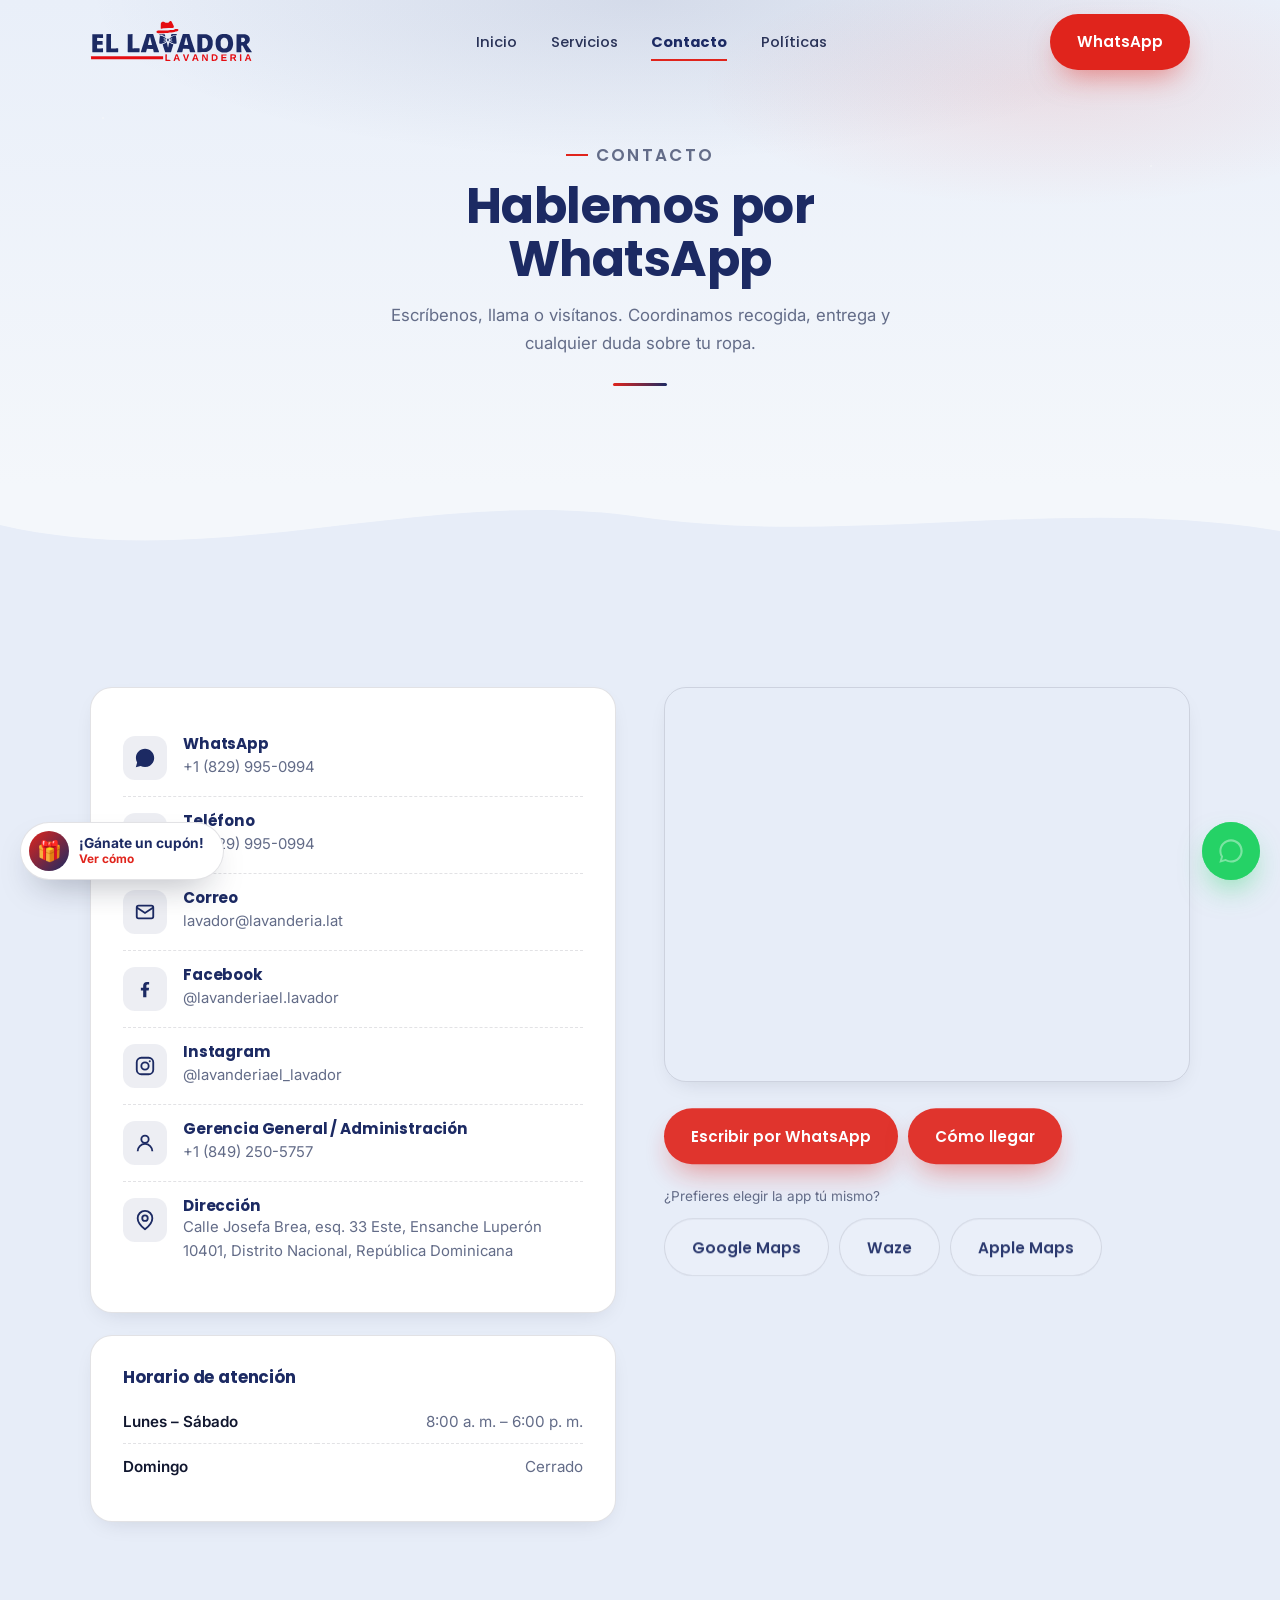
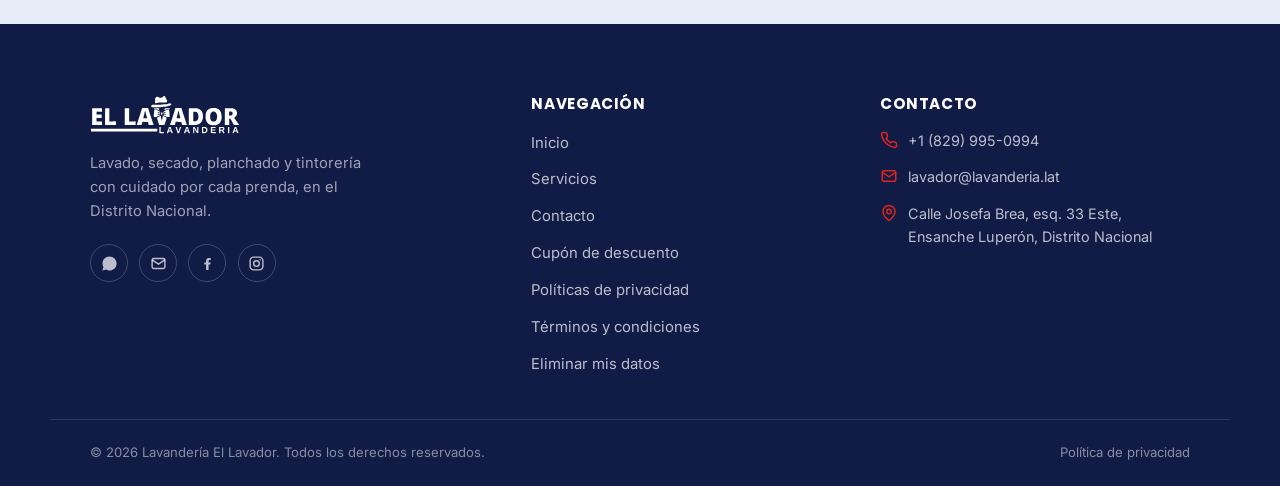
<file: contacto/index.html>
<!doctype html>
<html lang="es">
<head>
  <meta charset="utf-8">
  <meta name="viewport" content="width=device-width, initial-scale=1">
  <title>Contacto · Lavandería El Lavador</title>
  <meta name="description" content="Escríbenos por WhatsApp, llama o visítanos. Dirección, horario y mapa de Lavandería El Lavador en el Distrito Nacional.">
  <link rel="canonical" href="https://lavador.lavanderia.lat/contacto/">

  <link rel="icon" href="/assets/img/favicon.svg?v=20260792" type="image/svg+xml">
  <link rel="icon" href="/assets/img/favicon-32x32.png?v=20260792" sizes="32x32" type="image/png">
  <link rel="icon" href="/assets/img/favicon-16x16.png?v=20260792" sizes="16x16" type="image/png">
  <link rel="apple-touch-icon" href="/assets/img/apple-touch-icon.png?v=20260792">
  <link rel="manifest" href="/manifest.json">
  <meta name="apple-mobile-web-app-capable" content="yes">
  <meta name="apple-mobile-web-app-title" content="El Lavador">
  <meta name="theme-color" content="#1c2a63">

  <meta property="og:type" content="website">
  <meta property="og:site_name" content="Lavandería El Lavador">
  <meta property="og:locale" content="es_DO">
  <meta property="og:url" content="https://lavador.lavanderia.lat/contacto/">
  <meta property="og:title" content="Contacto · Lavandería El Lavador">
  <meta property="og:description" content="Escríbenos por WhatsApp, llama o visítanos. Dirección, horario y mapa de Lavandería El Lavador en el Distrito Nacional.">
  <meta property="og:image" content="https://lavador.lavanderia.lat/assets/img/og-image.png?v=20260792">
  <meta property="og:image:width" content="1200">
  <meta property="og:image:height" content="630">

  <meta name="twitter:card" content="summary_large_image">
  <meta name="twitter:title" content="Contacto · Lavandería El Lavador">
  <meta name="twitter:description" content="Escríbenos por WhatsApp, llama o visítanos. Dirección, horario y mapa de Lavandería El Lavador en el Distrito Nacional.">
  <meta name="twitter:image" content="https://lavador.lavanderia.lat/assets/img/og-image.png?v=20260792">
  <link rel="preconnect" href="https://fonts.googleapis.com">
  <link rel="preconnect" href="https://fonts.gstatic.com" crossorigin>
  <link rel="stylesheet" href="https://fonts.googleapis.com/css2?family=Poppins:wght@500;600;700;800&family=Inter:wght@400;500;600&display=swap">
  <link rel="stylesheet" href="/styles.css?v=20260792">
  <script type="application/ld+json">
  {
    "@context": "https://schema.org",
    "@type": "DryCleaningOrLaundry",
    "@id": "https://lavador.lavanderia.lat/",
    "name": "Lavandería El Lavador",
    "alternateName": ["El Lavador", "Lavador Lavandería", "El Lavador Lavandería"],
    "image": "https://lavador.lavanderia.lat/assets/img/og-image.png?v=20260792",
    "logo": "https://lavador.lavanderia.lat/assets/img/logo.png",
    "url": "https://lavador.lavanderia.lat/",
    "telephone": "+1-829-995-0994",
    "email": "lavador@lavanderia.lat",
    "priceRange": "$$",
    "description": "Lavandería en el Distrito Nacional con servicio de lavado, secado, planchado, tintorería, sábanas, edredones, servicio exprés y recogida y entrega a domicilio.",
    "address": {
      "@type": "PostalAddress",
      "streetAddress": "Calle Josefa Brea, esq. 33 Este",
      "addressLocality": "Ensanche Luperón, Distrito Nacional",
      "postalCode": "10401",
      "addressCountry": "DO"
    },
    "geo": {
      "@type": "GeoCoordinates",
      "latitude": 18.5012468,
      "longitude": -69.8997347
    },
    "areaServed": {
      "@type": "City",
      "name": "Santo Domingo, Distrito Nacional"
    },
    "openingHoursSpecification": [
      {
        "@type": "OpeningHoursSpecification",
        "dayOfWeek": ["Monday","Tuesday","Wednesday","Thursday","Friday","Saturday"],
        "opens": "08:00",
        "closes": "18:00"
      }
    ],
    "hasMap": "https://maps.google.com/?cid=2155532017040345843",
    "sameAs": [
      "https://www.facebook.com/lavanderiael.lavador/",
      "https://www.instagram.com/lavanderiael_lavador/",
      "https://maps.google.com/?cid=2155532017040345843"
    ]
  }
  </script>
</head>
<body>
  <a class="skip-link" href="#main">Saltar al contenido</a>

  <header class="nav" data-nav>
    <div class="container nav-inner">
      <a class="brand" href="/" aria-label="Lavandería El Lavador — inicio">
        <img src="/assets/img/logo-vector.svg" alt="Lavandería El Lavador" width="160" height="45">
      </a>
      <nav class="nav-links" aria-label="Navegación principal">
        <a href="/">Inicio</a>
        <a href="/servicios/">Servicios</a>
        <a href="/contacto/" aria-current="page">Contacto</a>
        <a href="/politica/">Políticas</a>
      </nav>
      <a class="btn btn-primary nav-cta" href="https://wa.me/18299950994" target="_blank" rel="noopener">WhatsApp</a>
      <button class="nav-toggle" aria-label="Abrir menú" aria-expanded="false">
        <span></span><span></span><span></span>
      </button>
    </div>
  </header>

  <div class="mobile-menu" aria-hidden="true">
    <div class="mm-head">
      <img src="/assets/img/logo-vector-white.svg" alt="Lavandería El Lavador" width="150" height="42">
    </div>
    <nav class="mm-links" aria-label="Navegación móvil">
      <a href="/"><span class="mm-num">01</span><span class="mm-txt">Inicio</span><svg class="mm-arrow" viewBox="0 0 24 24" fill="none" stroke="currentColor" stroke-width="2" stroke-linecap="round" stroke-linejoin="round" aria-hidden="true"><path d="M9 6l6 6-6 6"/></svg></a>
      <a href="/servicios/"><span class="mm-num">02</span><span class="mm-txt">Servicios</span><svg class="mm-arrow" viewBox="0 0 24 24" fill="none" stroke="currentColor" stroke-width="2" stroke-linecap="round" stroke-linejoin="round" aria-hidden="true"><path d="M9 6l6 6-6 6"/></svg></a>
      <a href="/contacto/" aria-current="page"><span class="mm-num">03</span><span class="mm-txt">Contacto</span><svg class="mm-arrow" viewBox="0 0 24 24" fill="none" stroke="currentColor" stroke-width="2" stroke-linecap="round" stroke-linejoin="round" aria-hidden="true"><path d="M9 6l6 6-6 6"/></svg></a>
      <a href="/politica/"><span class="mm-num">04</span><span class="mm-txt">Políticas</span><svg class="mm-arrow" viewBox="0 0 24 24" fill="none" stroke="currentColor" stroke-width="2" stroke-linecap="round" stroke-linejoin="round" aria-hidden="true"><path d="M9 6l6 6-6 6"/></svg></a>
    </nav>
    <div class="mm-foot">
      <a class="btn btn-primary mm-cta" href="https://wa.me/18299950994" target="_blank" rel="noopener"><svg viewBox="0 0 24 24" fill="currentColor" aria-hidden="true"><path d="M12.04 2c-5.5 0-9.96 4.46-9.96 9.96 0 1.76.46 3.48 1.34 5L2 22l5.2-1.36a9.94 9.94 0 0 0 4.84 1.23h.01c5.5 0 9.96-4.46 9.96-9.96S17.54 2 12.04 2Z"/></svg>Escribir por WhatsApp</a>
      <div class="mm-contact">
        <a href="tel:+18299950994">+1 (829) 995-0994</a>
        <a href="mailto:lavador@lavanderia.lat">lavador@lavanderia.lat</a>
      </div>
    </div>
  </div>

  <main id="main">
    <section class="page-hero">
      <span class="bubble q2" style="top:24%;left:8%" aria-hidden="true"></span>
      <span class="bubble q4" style="top:34%;right:10%" aria-hidden="true"></span>
      <div class="container section-head center">
        <p class="eyebrow">Contacto</p>
        <h1>Hablemos por WhatsApp</h1>
        <p>Escríbenos, llama o visítanos. Coordinamos recogida, entrega y cualquier duda sobre tu ropa.</p>
      </div>
    </section>

    <div class="wave-divider" style="color:var(--bg-2)" aria-hidden="true">
      <svg viewBox="0 0 1440 100" preserveAspectRatio="none"><path fill="currentColor" d="M0,40 C240,90 480,0 720,32 C960,62 1200,10 1440,46 L1440,100 L0,100 Z"/></svg>
    </div>

    <section class="section section-bg-alt">
      <div class="container contact-grid">
        <div data-reveal>
          <div class="contact-card" style="margin-bottom:1.4rem">
            <ul class="contact-list">
              <li>
                <span class="ic">
                  <svg viewBox="0 0 24 24" fill="currentColor"><path d="M12.04 2c-5.5 0-9.96 4.46-9.96 9.96 0 1.76.46 3.48 1.34 5L2 22l5.2-1.36a9.94 9.94 0 0 0 4.84 1.23h.01c5.5 0 9.96-4.46 9.96-9.96S17.54 2 12.04 2Z"/></svg>
                </span>
                <div>
                  <h3>WhatsApp</h3>
                  <a href="https://wa.me/18299950994" target="_blank" rel="noopener">+1 (829) 995-0994</a>
                </div>
              </li>
              <li>
                <span class="ic">
                  <svg viewBox="0 0 24 24" fill="none" stroke="currentColor" stroke-width="2"><path d="M22 16.92v3a2 2 0 0 1-2.18 2 19.79 19.79 0 0 1-8.63-3.07 19.5 19.5 0 0 1-6-6 19.79 19.79 0 0 1-3.07-8.67A2 2 0 0 1 4.11 2h3a2 2 0 0 1 2 1.72c.13.96.36 1.9.68 2.81a2 2 0 0 1-.45 2.11L8.09 9.91a16 16 0 0 0 6 6l1.27-1.27a2 2 0 0 1 2.11-.45c.91.32 1.85.55 2.81.68A2 2 0 0 1 22 16.92Z"/></svg>
                </span>
                <div>
                  <h3>Teléfono</h3>
                  <a href="tel:+18299950994">+1 (829) 995-0994</a>
                </div>
              </li>
              <li>
                <span class="ic">
                  <svg viewBox="0 0 24 24" fill="none" stroke="currentColor" stroke-width="2"><rect x="3" y="5" width="18" height="14" rx="2"/><path d="m3 7 9 6 9-6"/></svg>
                </span>
                <div>
                  <h3>Correo</h3>
                  <a href="mailto:lavador@lavanderia.lat">lavador@lavanderia.lat</a>
                </div>
              </li>
              <li>
                <span class="ic">
                  <svg viewBox="0 0 24 24" fill="currentColor"><path d="M13.5 21v-7.5H16l.5-3H13.5V8.5c0-.9.25-1.5 1.53-1.5H16.5V4.36C16.2 4.32 15.2 4.24 14 4.24c-2.4 0-4 1.47-4 4.17V10.5H7.5v3H10V21h3.5Z"/></svg>
                </span>
                <div>
                  <h3>Facebook</h3>
                  <a href="https://www.facebook.com/lavanderiael.lavador/" target="_blank" rel="noopener">@lavanderiael.lavador</a>
                </div>
              </li>
              <li>
                <span class="ic">
                  <svg viewBox="0 0 24 24" fill="none" stroke="currentColor" stroke-width="2"><rect x="3" y="3" width="18" height="18" rx="5"/><circle cx="12" cy="12" r="4"/><circle cx="17.2" cy="6.8" r="1.1" fill="currentColor" stroke="none"/></svg>
                </span>
                <div>
                  <h3>Instagram</h3>
                  <a href="https://www.instagram.com/lavanderiael_lavador/" target="_blank" rel="noopener">@lavanderiael_lavador</a>
                </div>
              </li>
              <li>
                <span class="ic">
                  <svg viewBox="0 0 24 24" fill="none" stroke="currentColor" stroke-width="2"><circle cx="12" cy="8" r="4"/><path d="M4 21c0-4.4 3.6-8 8-8s8 3.6 8 8"/></svg>
                </span>
                <div>
                  <h3>Gerencia General / Administración</h3>
                  <a href="https://wa.me/18492505757" target="_blank" rel="noopener">+1 (849) 250-5757</a>
                </div>
              </li>
              <li>
                <span class="ic">
                  <svg viewBox="0 0 24 24" fill="none" stroke="currentColor" stroke-width="2"><path d="M20 10c0 6-8 12-8 12s-8-6-8-12a8 8 0 0 1 16 0Z"/><circle cx="12" cy="10" r="3"/></svg>
                </span>
                <div>
                  <h3>Dirección</h3>
                  <p>Calle Josefa Brea, esq. 33 Este, Ensanche Luperón 10401, Distrito Nacional, República Dominicana</p>
                </div>
              </li>
            </ul>
          </div>

          <div class="contact-card">
            <h3 style="font-size:1.05rem;color:var(--navy);margin-bottom:.8rem">Horario de atención</h3>
            <table class="hours-table">
              <tbody>
                <tr><td>Lunes – Sábado</td><td>8:00 a. m. – 6:00 p. m.</td></tr>
                <tr><td>Domingo</td><td>Cerrado</td></tr>
              </tbody>
            </table>
          </div>
        </div>

        <div data-reveal>
          <div class="map-frame">
            <iframe
              title="Ubicación de Lavandería El Lavador"
              src="https://www.google.com/maps?q=Lavanderia+El+Lavador%2C+Calle+Josefa+Brea+esq.+Calle+33+Este%2C+Santo+Domingo&z=17&output=embed"
              loading="lazy"
              referrerpolicy="no-referrer-when-downgrade">
            </iframe>
          </div>
          <div class="hero-actions" style="margin-top:1.6rem; justify-content:flex-start; gap:.6rem; flex-wrap:wrap">
            <a class="btn btn-primary" href="https://wa.me/18299950994" target="_blank" rel="noopener">Escribir por WhatsApp</a>
            <a
              class="btn btn-primary"
              href="https://www.google.com/maps/dir/?api=1&destination=Lavanderia%20El%20Lavador%2C%20Calle%20Josefa%20Brea%20esq.%20Calle%2033%20Este%2C%20Santo%20Domingo"
              target="_blank" rel="noopener"
              data-smart-map
              data-map-lat="18.5012360" data-map-lng="-69.8998116" data-map-label="Lavanderia El Lavador"
            >Cómo llegar</a>
          </div>
          <p style="font-size:.85rem; color:var(--ink-mute); margin-top:1.4rem; margin-bottom:.6rem">¿Prefieres elegir la app tú mismo?</p>
          <div class="hero-actions" style="justify-content:flex-start; gap:.6rem">
            <a class="btn btn-ghost" href="https://www.google.com/maps?q=Lavanderia%20El%20Lavador%2C%20Calle%20Josefa%20Brea%20esq.%20Calle%2033%20Este%2C%20Santo%20Domingo" target="_blank" rel="noopener">Google Maps</a>
            <a class="btn btn-ghost" href="https://waze.com/ul?ll=18.5012360%2C-69.8998116" target="_blank" rel="noopener">Waze</a>
            <a class="btn btn-ghost" href="https://maps.apple.com/?q=18.5012360%2C-69.8998116" target="_blank" rel="noopener">Apple Maps</a>
          </div>
        </div>
      </div>
    </section>
  </main>

  <footer class="footer">
    <div class="container footer-inner">
      <div class="footer-brand">
        <img src="/assets/img/logo-vector-white.svg" alt="Lavandería El Lavador" width="150" height="42">
        <p>Lavado, secado, planchado y tintorería con cuidado por cada prenda, en el Distrito Nacional.</p>
        <div class="footer-social">
          <a href="https://wa.me/18299950994" target="_blank" rel="noopener" aria-label="WhatsApp">
            <svg viewBox="0 0 24 24" fill="currentColor"><path d="M12.04 2c-5.5 0-9.96 4.46-9.96 9.96 0 1.76.46 3.48 1.34 5L2 22l5.2-1.36a9.94 9.94 0 0 0 4.84 1.23h.01c5.5 0 9.96-4.46 9.96-9.96S17.54 2 12.04 2Z"/></svg>
          </a>
          <a href="mailto:lavador@lavanderia.lat" aria-label="Correo">
            <svg viewBox="0 0 24 24" fill="none" stroke="currentColor" stroke-width="2"><rect x="3" y="5" width="18" height="14" rx="2"/><path d="m3 7 9 6 9-6"/></svg>
          </a>
          <a href="https://www.facebook.com/lavanderiael.lavador/" target="_blank" rel="noopener" aria-label="Facebook">
            <svg viewBox="0 0 24 24" fill="currentColor"><path d="M13.5 21v-7.5H16l.5-3H13.5V8.5c0-.9.25-1.5 1.53-1.5H16.5V4.36C16.2 4.32 15.2 4.24 14 4.24c-2.4 0-4 1.47-4 4.17V10.5H7.5v3H10V21h3.5Z"/></svg>
          </a>
          <a href="https://www.instagram.com/lavanderiael_lavador/" target="_blank" rel="noopener" aria-label="Instagram">
            <svg viewBox="0 0 24 24" fill="none" stroke="currentColor" stroke-width="2"><rect x="3" y="3" width="18" height="18" rx="5"/><circle cx="12" cy="12" r="4"/><circle cx="17.2" cy="6.8" r="1.1" fill="currentColor" stroke="none"/></svg>
          </a>
        </div>
      </div>
      <div class="footer-nav">
        <h4>Navegación</h4>
        <ul class="footer-links">
          <li><a href="/">Inicio</a></li>
          <li><a href="/servicios/">Servicios</a></li>
          <li><a href="/contacto/">Contacto</a></li>
          <li><a href="/cupon/">Cupón de descuento</a></li>
          <li><a href="/politica/">Políticas de privacidad</a></li>
          <li><a href="/terminos/">Términos y condiciones</a></li>
          <li><a href="/eliminar-datos/">Eliminar mis datos</a></li>
        </ul>
      </div>
      <div class="footer-contact-wrap">
        <h4>Contacto</h4>
        <ul class="footer-contact">
          <li>
            <svg viewBox="0 0 24 24" fill="none" stroke="currentColor" stroke-width="2"><path d="M22 16.92v3a2 2 0 0 1-2.18 2 19.79 19.79 0 0 1-8.63-3.07 19.5 19.5 0 0 1-6-6 19.79 19.79 0 0 1-3.07-8.67A2 2 0 0 1 4.11 2h3a2 2 0 0 1 2 1.72c.13.96.36 1.9.68 2.81a2 2 0 0 1-.45 2.11L8.09 9.91a16 16 0 0 0 6 6l1.27-1.27a2 2 0 0 1 2.11-.45c.91.32 1.85.55 2.81.68A2 2 0 0 1 22 16.92Z"/></svg>
            <span>+1 (829) 995-0994</span>
          </li>
          <li>
            <svg viewBox="0 0 24 24" fill="none" stroke="currentColor" stroke-width="2"><rect x="3" y="5" width="18" height="14" rx="2"/><path d="m3 7 9 6 9-6"/></svg>
            <span>lavador@lavanderia.lat</span>
          </li>
          <li>
            <svg viewBox="0 0 24 24" fill="none" stroke="currentColor" stroke-width="2"><path d="M20 10c0 6-8 12-8 12s-8-6-8-12a8 8 0 0 1 16 0Z"/><circle cx="12" cy="10" r="3"/></svg>
            <span>Calle Josefa Brea, esq. 33 Este, Ensanche Luperón, Distrito Nacional</span>
          </li>
        </ul>
      </div>
    </div>
    <div class="container footer-bottom">
      <span>© <span data-year>2026</span> Lavandería El Lavador. Todos los derechos reservados.</span>
      <a href="/politica/">Política de privacidad</a>
    </div>
  </footer>

  <div class="wa-chat" data-wa-chat>
    <div class="wa-chat-panel" data-wa-chat-panel>
      <div class="wa-chat-header">
        <div class="wa-chat-avatar"><img src="/assets/img/logo-vector.svg" alt=""></div>
        <div class="wa-chat-who">
          <strong>El Lavador</strong>
          <span class="wa-chat-status"><i></i> Normalmente responde rápido</span>
        </div>
        <button class="wa-chat-close" type="button" data-wa-chat-toggle aria-label="Cerrar chat">&times;</button>
      </div>
      <div class="wa-chat-body">
        <p class="wa-chat-bubble">¡Hola! 👋 ¿Qué necesitas lavar? Escríbelo aquí y te respondemos por WhatsApp.</p>
      </div>
      <form class="wa-quickform wa-chat-form" data-wa-form action="https://wa.me/18299950994" method="GET" target="_blank">
        <input type="text" name="text" placeholder="Escribe tu mensaje..." aria-label="Mensaje para WhatsApp" required>
        <button type="submit" aria-label="Enviar por WhatsApp">
          <svg viewBox="0 0 24 24" fill="currentColor" aria-hidden="true"><path d="M12.04 2c-5.5 0-9.96 4.46-9.96 9.96 0 1.76.46 3.48 1.34 5L2 22l5.2-1.36a9.94 9.94 0 0 0 4.84 1.23h.01c5.5 0 9.96-4.46 9.96-9.96S17.54 2 12.04 2Zm0 18.2c-1.5 0-2.97-.4-4.26-1.16l-.3-.18-3.1.81.83-3.02-.2-.31a8.16 8.16 0 0 1-1.26-4.38c0-4.52 3.68-8.2 8.2-8.2 4.52 0 8.2 3.68 8.2 8.2 0 4.52-3.68 8.2-8.2 8.2Z"/></svg>
        </button>
      </form>
    </div>
    <a class="wa-float" href="https://wa.me/18299950994" target="_blank" rel="noopener" data-wa-chat-toggle aria-expanded="false" aria-label="Abrir chat de WhatsApp">
      <span class="ping" aria-hidden="true"></span>
      <svg viewBox="0 0 24 24" fill="currentColor" aria-hidden="true"><path d="M12.04 2c-5.5 0-9.96 4.46-9.96 9.96 0 1.76.46 3.48 1.34 5L2 22l5.2-1.36a9.94 9.94 0 0 0 4.84 1.23h.01c5.5 0 9.96-4.46 9.96-9.96S17.54 2 12.04 2Zm0 18.2c-1.5 0-2.97-.4-4.26-1.16l-.3-.18-3.1.81.83-3.02-.2-.31a8.16 8.16 0 0 1-1.26-4.38c0-4.52 3.68-8.2 8.2-8.2 4.52 0 8.2 3.68 8.2 8.2 0 4.52-3.68 8.2-8.2 8.2Z"/></svg>
    </a>
  </div>

  <div class="promo-badge" data-promo-modal aria-hidden="true">
    <a class="promo-badge-link" href="/cupon/">
      <span class="promo-badge-icon" aria-hidden="true">🎁</span>
      <span class="promo-badge-text">
        <strong data-promo-title>¡Gánate un cupón!</strong>
        <span>Ver cómo</span>
      </span>
    </a>
  </div>

  <script defer src="/lib/gsap.min.js"></script>
  <script defer src="/lib/ScrollTrigger.min.js"></script>
  <script defer src="/lib/manifest.js"></script>
  <script defer src="/main.js?v=20260792"></script>
</body>
</html>
</file>
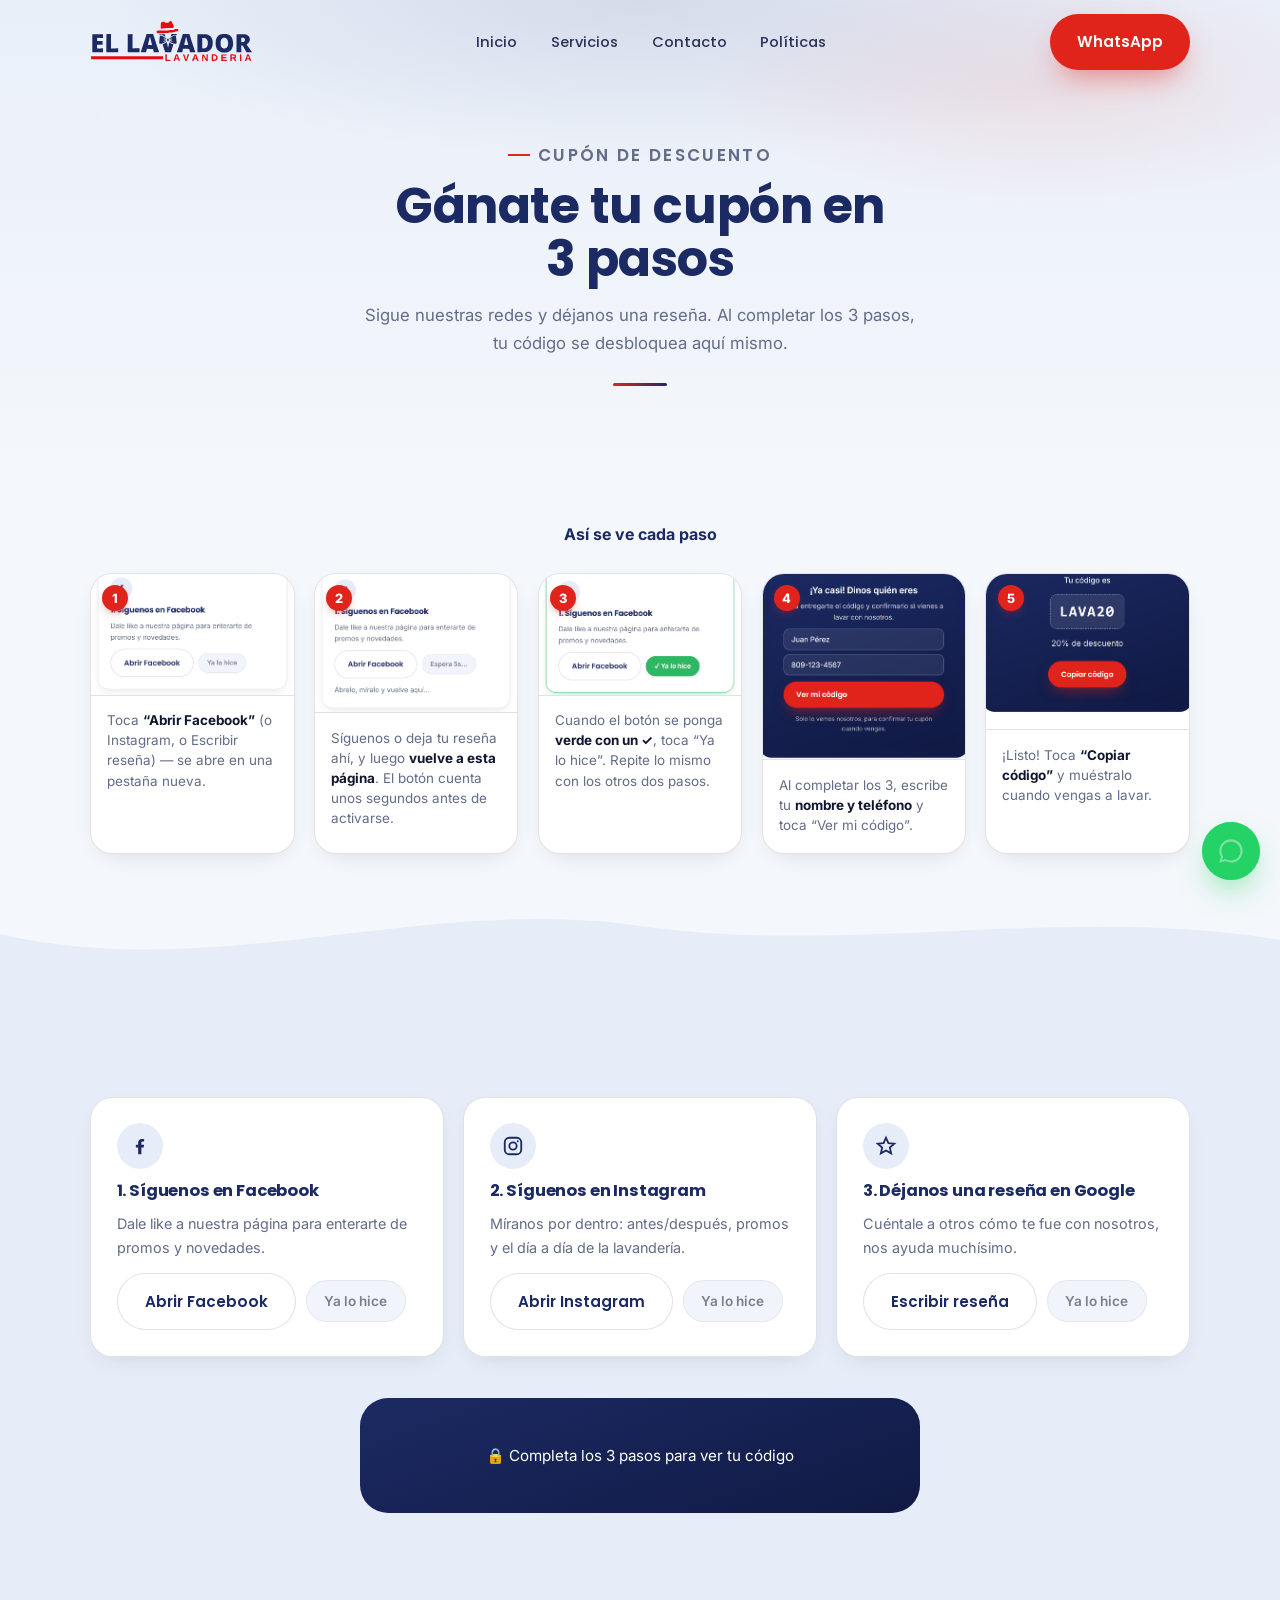
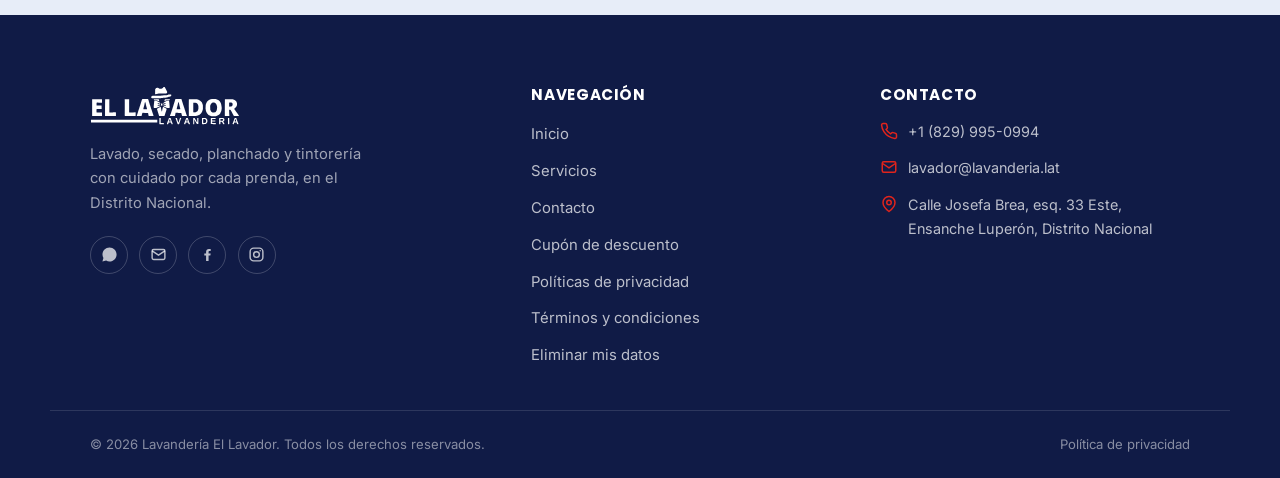
<file: cupon/index.html>
<!doctype html>
<html lang="es">
<head>
  <meta charset="utf-8">
  <meta name="viewport" content="width=device-width, initial-scale=1">
  <title>Cupón de descuento · Lavandería El Lavador</title>
  <meta name="description" content="Síguenos en redes y déjanos una reseña en Google para desbloquear tu cupón de descuento en Lavandería El Lavador.">
  <link rel="canonical" href="https://lavador.lavanderia.lat/cupon/">
  <meta name="robots" content="noindex, follow">

  <link rel="icon" href="/assets/img/favicon.svg?v=20260792" type="image/svg+xml">
  <link rel="icon" href="/assets/img/favicon-32x32.png?v=20260792" sizes="32x32" type="image/png">
  <link rel="icon" href="/assets/img/favicon-16x16.png?v=20260792" sizes="16x16" type="image/png">
  <link rel="apple-touch-icon" href="/assets/img/apple-touch-icon.png?v=20260792">
  <link rel="manifest" href="/manifest.json">
  <meta name="apple-mobile-web-app-capable" content="yes">
  <meta name="apple-mobile-web-app-title" content="El Lavador">
  <meta name="theme-color" content="#1c2a63">

  <meta property="og:type" content="website">
  <meta property="og:site_name" content="Lavandería El Lavador">
  <meta property="og:locale" content="es_DO">
  <meta property="og:url" content="https://lavador.lavanderia.lat/cupon/">
  <meta property="og:title" content="Cupón de descuento · Lavandería El Lavador">
  <meta property="og:description" content="Síguenos en redes y déjanos una reseña en Google para desbloquear tu cupón de descuento.">
  <meta property="og:image" content="https://lavador.lavanderia.lat/assets/img/og-image.png?v=20260792">
  <meta property="og:image:width" content="1200">
  <meta property="og:image:height" content="630">

  <meta name="twitter:card" content="summary_large_image">
  <meta name="twitter:title" content="Cupón de descuento · Lavandería El Lavador">
  <meta name="twitter:description" content="Síguenos en redes y déjanos una reseña en Google para desbloquear tu cupón de descuento.">
  <meta name="twitter:image" content="https://lavador.lavanderia.lat/assets/img/og-image.png?v=20260792">
  <link rel="preconnect" href="https://fonts.googleapis.com">
  <link rel="preconnect" href="https://fonts.gstatic.com" crossorigin>
  <link rel="stylesheet" href="https://fonts.googleapis.com/css2?family=Poppins:wght@500;600;700;800&family=Inter:wght@400;500;600&display=swap">
  <link rel="stylesheet" href="/styles.css?v=20260792">
</head>
<body>
  <a class="skip-link" href="#main">Saltar al contenido</a>

  <header class="nav" data-nav>
    <div class="container nav-inner">
      <a class="brand" href="/" aria-label="Lavandería El Lavador — inicio">
        <img src="/assets/img/logo-vector.svg" alt="Lavandería El Lavador" width="160" height="45">
      </a>
      <nav class="nav-links" aria-label="Navegación principal">
        <a href="/">Inicio</a>
        <a href="/servicios/">Servicios</a>
        <a href="/contacto/">Contacto</a>
        <a href="/politica/">Políticas</a>
      </nav>
      <a class="btn btn-primary nav-cta" href="https://wa.me/18299950994" target="_blank" rel="noopener">WhatsApp</a>
      <button class="nav-toggle" aria-label="Abrir menú" aria-expanded="false">
        <span></span><span></span><span></span>
      </button>
    </div>
  </header>

  <div class="mobile-menu" aria-hidden="true">
    <div class="mm-head">
      <img src="/assets/img/logo-vector-white.svg" alt="Lavandería El Lavador" width="150" height="42">
    </div>
    <nav class="mm-links" aria-label="Navegación móvil">
      <a href="/"><span class="mm-num">01</span><span class="mm-txt">Inicio</span><svg class="mm-arrow" viewBox="0 0 24 24" fill="none" stroke="currentColor" stroke-width="2" stroke-linecap="round" stroke-linejoin="round" aria-hidden="true"><path d="M9 6l6 6-6 6"/></svg></a>
      <a href="/servicios/"><span class="mm-num">02</span><span class="mm-txt">Servicios</span><svg class="mm-arrow" viewBox="0 0 24 24" fill="none" stroke="currentColor" stroke-width="2" stroke-linecap="round" stroke-linejoin="round" aria-hidden="true"><path d="M9 6l6 6-6 6"/></svg></a>
      <a href="/contacto/"><span class="mm-num">03</span><span class="mm-txt">Contacto</span><svg class="mm-arrow" viewBox="0 0 24 24" fill="none" stroke="currentColor" stroke-width="2" stroke-linecap="round" stroke-linejoin="round" aria-hidden="true"><path d="M9 6l6 6-6 6"/></svg></a>
      <a href="/politica/"><span class="mm-num">04</span><span class="mm-txt">Políticas</span><svg class="mm-arrow" viewBox="0 0 24 24" fill="none" stroke="currentColor" stroke-width="2" stroke-linecap="round" stroke-linejoin="round" aria-hidden="true"><path d="M9 6l6 6-6 6"/></svg></a>
    </nav>
    <div class="mm-foot">
      <a class="btn btn-primary mm-cta" href="https://wa.me/18299950994" target="_blank" rel="noopener"><svg viewBox="0 0 24 24" fill="currentColor" aria-hidden="true"><path d="M12.04 2c-5.5 0-9.96 4.46-9.96 9.96 0 1.76.46 3.48 1.34 5L2 22l5.2-1.36a9.94 9.94 0 0 0 4.84 1.23h.01c5.5 0 9.96-4.46 9.96-9.96S17.54 2 12.04 2Z"/></svg>Escribir por WhatsApp</a>
      <div class="mm-contact">
        <a href="tel:+18299950994">+1 (829) 995-0994</a>
        <a href="mailto:lavador@lavanderia.lat">lavador@lavanderia.lat</a>
      </div>
    </div>
  </div>

  <main id="main" data-cupon-page>
    <section class="page-hero">
      <span class="bubble q2" style="top:24%;left:8%" aria-hidden="true"></span>
      <span class="bubble q4" style="top:34%;right:10%" aria-hidden="true"></span>
      <div class="container section-head center">
        <p class="eyebrow">Cupón de descuento</p>
        <h1>Gánate tu cupón en 3 pasos</h1>
        <p>Sigue nuestras redes y déjanos una reseña. Al completar los 3 pasos, tu código se desbloquea aquí mismo.</p>

      </div>
    </section>

    <section class="section cupon-tutorial">
      <div class="container">
        <p class="cupon-tutorial-title">Así se ve cada paso</p>
        <div class="cupon-tutorial-grid">
          <figure class="cupon-tutorial-card">
            <span class="cupon-tutorial-num">1</span>
            <img src="/assets/img/cupon-guia-1.png" alt="Botón &quot;Abrir Facebook&quot; y &quot;Ya lo hice&quot; sin activar" loading="lazy">
            <figcaption>Toca <strong>“Abrir Facebook”</strong> (o Instagram, o Escribir reseña) — se abre en una pestaña nueva.</figcaption>
          </figure>
          <figure class="cupon-tutorial-card">
            <span class="cupon-tutorial-num">2</span>
            <img src="/assets/img/cupon-guia-2.png" alt="Botón en cuenta regresiva, esperando" loading="lazy">
            <figcaption>Síguenos o deja tu reseña ahí, y luego <strong>vuelve a esta página</strong>. El botón cuenta unos segundos antes de activarse.</figcaption>
          </figure>
          <figure class="cupon-tutorial-card">
            <span class="cupon-tutorial-num">3</span>
            <img src="/assets/img/cupon-guia-3.png" alt="Botón en verde con check, paso completado" loading="lazy">
            <figcaption>Cuando el botón se ponga <strong>verde con un ✓</strong>, toca “Ya lo hice”. Repite lo mismo con los otros dos pasos.</figcaption>
          </figure>
          <figure class="cupon-tutorial-card">
            <span class="cupon-tutorial-num">4</span>
            <img src="/assets/img/cupon-guia-4.png" alt="Formulario para escribir nombre y teléfono" loading="lazy">
            <figcaption>Al completar los 3, escribe tu <strong>nombre y teléfono</strong> y toca “Ver mi código”.</figcaption>
          </figure>
          <figure class="cupon-tutorial-card">
            <span class="cupon-tutorial-num">5</span>
            <img src="/assets/img/cupon-guia-5.png" alt="Código de descuento revelado con botón para copiarlo" loading="lazy">
            <figcaption>¡Listo! Toca <strong>“Copiar código”</strong> y muéstralo cuando vengas a lavar.</figcaption>
          </figure>
        </div>
      </div>
    </section>

    <div class="wave-divider" style="color:var(--bg-2)" aria-hidden="true">
      <svg viewBox="0 0 1440 100" preserveAspectRatio="none"><path fill="currentColor" d="M0,40 C240,90 480,0 720,32 C960,62 1200,10 1440,46 L1440,100 L0,100 Z"/></svg>
    </div>

    <section class="section section-bg-alt">
      <div class="container">
        <p class="cupon-loading" data-cupon-loading>Cargando promoción…</p>

        <div data-cupon-inactive hidden>
          <div class="cupon-inactive">
            <p>Por ahora no tenemos ninguna promoción activa. Escríbenos por WhatsApp, seguro te podemos ayudar igual.</p>
            <a class="btn btn-primary" href="https://wa.me/18299950994" target="_blank" rel="noopener">Escribir por WhatsApp</a>
          </div>
        </div>

        <div data-cupon-active hidden>
          <div class="cupon-steps">
            <article class="cupon-step" data-cupon-step="facebook">
              <span class="cupon-step-icon" aria-hidden="true">
                <svg viewBox="0 0 24 24" fill="currentColor"><path d="M13.5 21v-7.5H16l.5-3H13.5V8.5c0-.9.25-1.5 1.53-1.5H16.5V4.36C16.2 4.32 15.2 4.24 14 4.24c-2.4 0-4 1.47-4 4.17V10.5H7.5v3H10V21h3.5Z"/></svg>
              </span>
              <h3>1. Síguenos en Facebook</h3>
              <p>Dale like a nuestra página para enterarte de promos y novedades.</p>
              <div class="cupon-step-actions">
                <a class="btn btn-ghost" href="https://www.facebook.com/lavanderiael.lavador/" target="_blank" rel="noopener" data-cupon-visit>Abrir Facebook</a>
                <button class="cupon-confirm" type="button" data-cupon-confirm disabled>Ya lo hice</button>
              </div>
              <p class="cupon-hint" data-cupon-hint hidden></p>
            </article>

            <article class="cupon-step" data-cupon-step="instagram">
              <span class="cupon-step-icon" aria-hidden="true">
                <svg viewBox="0 0 24 24" fill="none" stroke="currentColor" stroke-width="2"><rect x="3" y="3" width="18" height="18" rx="5"/><circle cx="12" cy="12" r="4"/><circle cx="17.2" cy="6.8" r="1.1" fill="currentColor" stroke="none"/></svg>
              </span>
              <h3>2. Síguenos en Instagram</h3>
              <p>Míranos por dentro: antes/después, promos y el día a día de la lavandería.</p>
              <div class="cupon-step-actions">
                <a class="btn btn-ghost" href="https://www.instagram.com/lavanderiael_lavador/" target="_blank" rel="noopener" data-cupon-visit>Abrir Instagram</a>
                <button class="cupon-confirm" type="button" data-cupon-confirm disabled>Ya lo hice</button>
              </div>
              <p class="cupon-hint" data-cupon-hint hidden></p>
            </article>

            <article class="cupon-step" data-cupon-step="resena">
              <span class="cupon-step-icon" aria-hidden="true">
                <svg viewBox="0 0 24 24" fill="none" stroke="currentColor" stroke-width="2"><path d="M12 3l2.6 5.9 6.4.6-4.8 4.3 1.4 6.2L12 16.9 6.4 20l1.4-6.2-4.8-4.3 6.4-.6L12 3Z"/></svg>
              </span>
              <h3>3. Déjanos una reseña en Google</h3>
              <p>Cuéntale a otros cómo te fue con nosotros, nos ayuda muchísimo.</p>
              <div class="cupon-step-actions">
                <a class="btn btn-ghost" href="https://search.google.com/local/writereview?placeid=2155532017040345843" target="_blank" rel="noopener" data-cupon-visit>Escribir reseña</a>
                <button class="cupon-confirm" type="button" data-cupon-confirm disabled>Ya lo hice</button>
              </div>
              <p class="cupon-hint" data-cupon-hint hidden></p>
            </article>
          </div>

          <div class="cupon-reveal" data-cupon-reveal>
            <div class="cupon-reveal-lock" data-cupon-lock aria-hidden="true">🔒 Completa los 3 pasos para ver tu código</div>

            <form class="cupon-id-form" data-cupon-id-form hidden>
              <p class="cupon-id-title">¡Ya casi! Dinos quién eres</p>
              <p class="cupon-id-sub">Para entregarte el código y confirmarlo si vienes a lavar con nosotros.</p>
              <div class="cupon-id-fields">
                <input type="text" name="nombre" placeholder="Tu nombre" aria-label="Tu nombre" required>
                <input type="tel" name="telefono" placeholder="Tu teléfono" aria-label="Tu teléfono" required>
              </div>
              <p class="cupon-id-error" data-cupon-id-error hidden>Completa tu nombre y un teléfono válido.</p>
              <button class="btn btn-primary" type="submit">Ver mi código</button>
              <p class="cupon-id-note">Solo lo vemos nosotros, para confirmar tu cupón cuando vengas.</p>
            </form>

            <div class="cupon-reveal-content" data-cupon-content hidden>
              <p>Tu código es</p>
              <div class="cupon-code" data-cupon-code>—</div>
              <p class="cupon-discount" data-cupon-discount></p>
              <div class="hero-actions">
                <button class="btn btn-primary" type="button" data-cupon-copy>Copiar código</button>
              </div>
            </div>
          </div>
        </div>
      </div>
    </section>
  </main>

  <footer class="footer">
    <div class="container footer-inner">
      <div class="footer-brand">
        <img src="/assets/img/logo-vector-white.svg" alt="Lavandería El Lavador" width="150" height="42">
        <p>Lavado, secado, planchado y tintorería con cuidado por cada prenda, en el Distrito Nacional.</p>
        <div class="footer-social">
          <a href="https://wa.me/18299950994" target="_blank" rel="noopener" aria-label="WhatsApp">
            <svg viewBox="0 0 24 24" fill="currentColor"><path d="M12.04 2c-5.5 0-9.96 4.46-9.96 9.96 0 1.76.46 3.48 1.34 5L2 22l5.2-1.36a9.94 9.94 0 0 0 4.84 1.23h.01c5.5 0 9.96-4.46 9.96-9.96S17.54 2 12.04 2Z"/></svg>
          </a>
          <a href="mailto:lavador@lavanderia.lat" aria-label="Correo">
            <svg viewBox="0 0 24 24" fill="none" stroke="currentColor" stroke-width="2"><rect x="3" y="5" width="18" height="14" rx="2"/><path d="m3 7 9 6 9-6"/></svg>
          </a>
          <a href="https://www.facebook.com/lavanderiael.lavador/" target="_blank" rel="noopener" aria-label="Facebook">
            <svg viewBox="0 0 24 24" fill="currentColor"><path d="M13.5 21v-7.5H16l.5-3H13.5V8.5c0-.9.25-1.5 1.53-1.5H16.5V4.36C16.2 4.32 15.2 4.24 14 4.24c-2.4 0-4 1.47-4 4.17V10.5H7.5v3H10V21h3.5Z"/></svg>
          </a>
          <a href="https://www.instagram.com/lavanderiael_lavador/" target="_blank" rel="noopener" aria-label="Instagram">
            <svg viewBox="0 0 24 24" fill="none" stroke="currentColor" stroke-width="2"><rect x="3" y="3" width="18" height="18" rx="5"/><circle cx="12" cy="12" r="4"/><circle cx="17.2" cy="6.8" r="1.1" fill="currentColor" stroke="none"/></svg>
          </a>
        </div>
      </div>
      <div class="footer-nav">
        <h4>Navegación</h4>
        <ul class="footer-links">
          <li><a href="/">Inicio</a></li>
          <li><a href="/servicios/">Servicios</a></li>
          <li><a href="/contacto/">Contacto</a></li>
          <li><a href="/cupon/">Cupón de descuento</a></li>
          <li><a href="/politica/">Políticas de privacidad</a></li>
          <li><a href="/terminos/">Términos y condiciones</a></li>
          <li><a href="/eliminar-datos/">Eliminar mis datos</a></li>
        </ul>
      </div>
      <div class="footer-contact-wrap">
        <h4>Contacto</h4>
        <ul class="footer-contact">
          <li>
            <svg viewBox="0 0 24 24" fill="none" stroke="currentColor" stroke-width="2"><path d="M22 16.92v3a2 2 0 0 1-2.18 2 19.79 19.79 0 0 1-8.63-3.07 19.5 19.5 0 0 1-6-6 19.79 19.79 0 0 1-3.07-8.67A2 2 0 0 1 4.11 2h3a2 2 0 0 1 2 1.72c.13.96.36 1.9.68 2.81a2 2 0 0 1-.45 2.11L8.09 9.91a16 16 0 0 0 6 6l1.27-1.27a2 2 0 0 1 2.11-.45c.91.32 1.85.55 2.81.68A2 2 0 0 1 22 16.92Z"/></svg>
            <span>+1 (829) 995-0994</span>
          </li>
          <li>
            <svg viewBox="0 0 24 24" fill="none" stroke="currentColor" stroke-width="2"><rect x="3" y="5" width="18" height="14" rx="2"/><path d="m3 7 9 6 9-6"/></svg>
            <span>lavador@lavanderia.lat</span>
          </li>
          <li>
            <svg viewBox="0 0 24 24" fill="none" stroke="currentColor" stroke-width="2"><path d="M20 10c0 6-8 12-8 12s-8-6-8-12a8 8 0 0 1 16 0Z"/><circle cx="12" cy="10" r="3"/></svg>
            <span>Calle Josefa Brea, esq. 33 Este, Ensanche Luperón, Distrito Nacional</span>
          </li>
        </ul>
      </div>
    </div>
    <div class="container footer-bottom">
      <span>© <span data-year>2026</span> Lavandería El Lavador. Todos los derechos reservados.</span>
      <a href="/politica/">Política de privacidad</a>
    </div>
  </footer>

  <div class="wa-chat" data-wa-chat>
    <div class="wa-chat-panel" data-wa-chat-panel>
      <div class="wa-chat-header">
        <div class="wa-chat-avatar"><img src="/assets/img/logo-vector.svg" alt=""></div>
        <div class="wa-chat-who">
          <strong>El Lavador</strong>
          <span class="wa-chat-status"><i></i> Normalmente responde rápido</span>
        </div>
        <button class="wa-chat-close" type="button" data-wa-chat-toggle aria-label="Cerrar chat">&times;</button>
      </div>
      <div class="wa-chat-body">
        <p class="wa-chat-bubble">¡Hola! 👋 ¿Qué necesitas lavar? Escríbelo aquí y te respondemos por WhatsApp.</p>
      </div>
      <form class="wa-quickform wa-chat-form" data-wa-form action="https://wa.me/18299950994" method="GET" target="_blank">
        <input type="text" name="text" placeholder="Escribe tu mensaje..." aria-label="Mensaje para WhatsApp" required>
        <button type="submit" aria-label="Enviar por WhatsApp">
          <svg viewBox="0 0 24 24" fill="currentColor" aria-hidden="true"><path d="M12.04 2c-5.5 0-9.96 4.46-9.96 9.96 0 1.76.46 3.48 1.34 5L2 22l5.2-1.36a9.94 9.94 0 0 0 4.84 1.23h.01c5.5 0 9.96-4.46 9.96-9.96S17.54 2 12.04 2Zm0 18.2c-1.5 0-2.97-.4-4.26-1.16l-.3-.18-3.1.81.83-3.02-.2-.31a8.16 8.16 0 0 1-1.26-4.38c0-4.52 3.68-8.2 8.2-8.2 4.52 0 8.2 3.68 8.2 8.2 0 4.52-3.68 8.2-8.2 8.2Z"/></svg>
        </button>
      </form>
    </div>
    <a class="wa-float" href="https://wa.me/18299950994" target="_blank" rel="noopener" data-wa-chat-toggle aria-expanded="false" aria-label="Abrir chat de WhatsApp">
      <span class="ping" aria-hidden="true"></span>
      <svg viewBox="0 0 24 24" fill="currentColor" aria-hidden="true"><path d="M12.04 2c-5.5 0-9.96 4.46-9.96 9.96 0 1.76.46 3.48 1.34 5L2 22l5.2-1.36a9.94 9.94 0 0 0 4.84 1.23h.01c5.5 0 9.96-4.46 9.96-9.96S17.54 2 12.04 2Zm0 18.2c-1.5 0-2.97-.4-4.26-1.16l-.3-.18-3.1.81.83-3.02-.2-.31a8.16 8.16 0 0 1-1.26-4.38c0-4.52 3.68-8.2 8.2-8.2 4.52 0 8.2 3.68 8.2 8.2 0 4.52-3.68 8.2-8.2 8.2Z"/></svg>
    </a>
  </div>

  <script defer src="/lib/gsap.min.js"></script>
  <script defer src="/lib/ScrollTrigger.min.js"></script>
  <script defer src="/lib/manifest.js"></script>
  <script defer src="/main.js?v=20260792"></script>
</body>
</html>
</file>
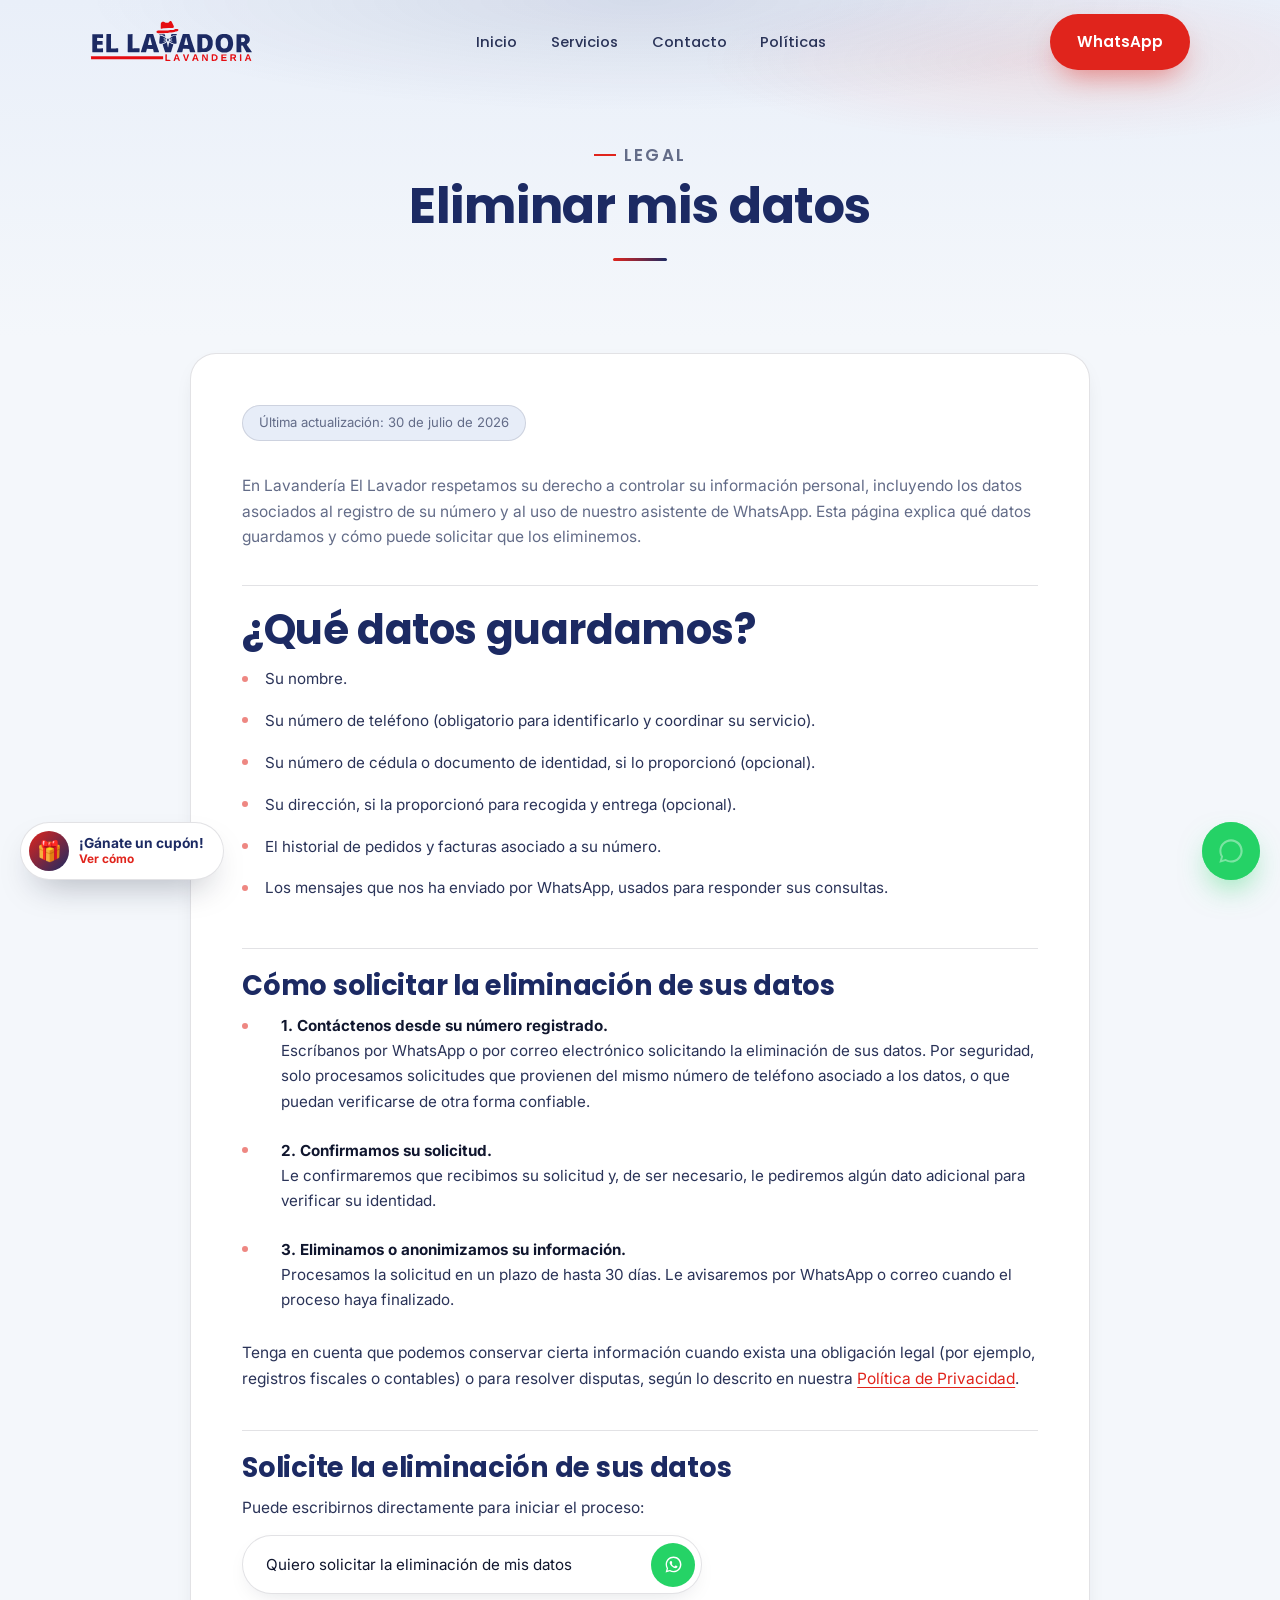
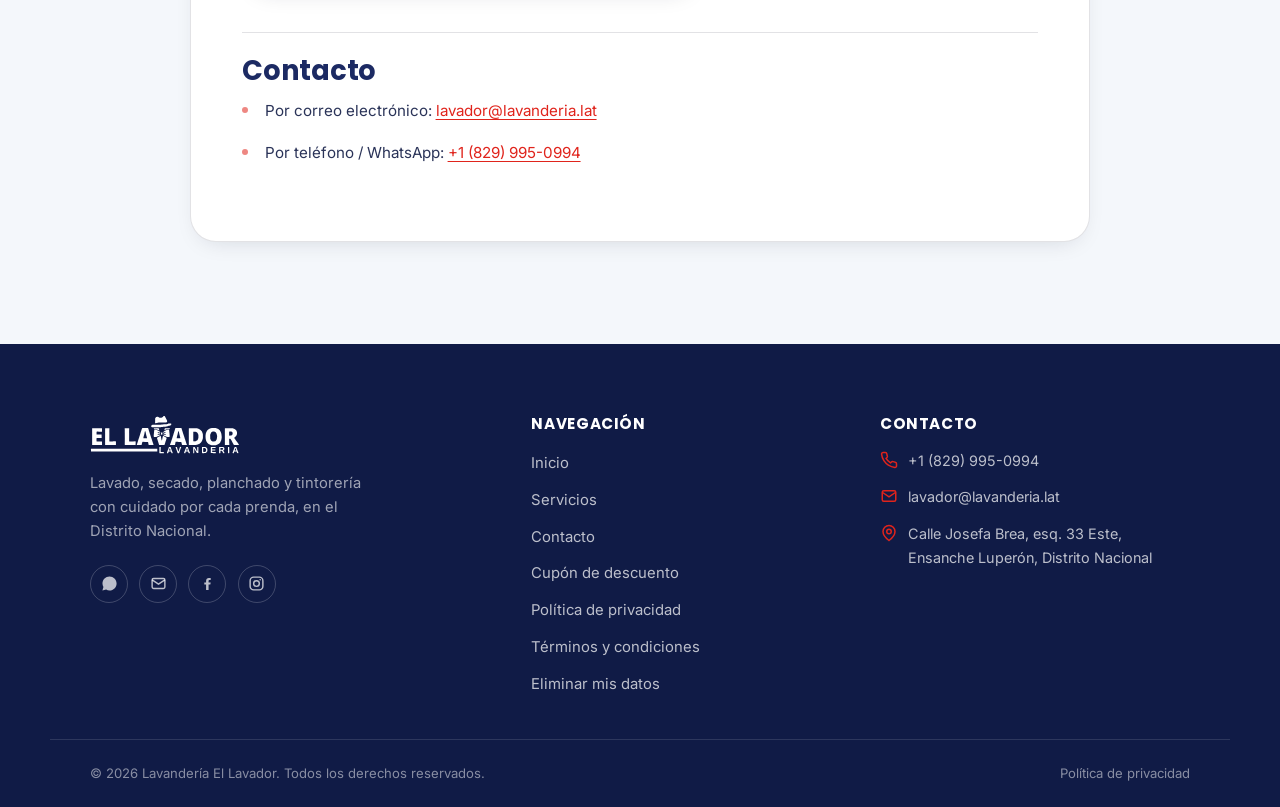
<file: eliminar-datos/index.html>
<!doctype html>
<html lang="es">
<head>
  <meta charset="utf-8">
  <meta name="viewport" content="width=device-width, initial-scale=1">
  <title>Eliminar mis datos · Lavandería El Lavador</title>
  <meta name="description" content="Cómo solicitar la eliminación de tus datos personales del sistema y del asistente de WhatsApp de Lavandería El Lavador.">
  <link rel="canonical" href="https://lavador.lavanderia.lat/eliminar-datos/">

  <link rel="icon" href="/assets/img/favicon.svg?v=20260792" type="image/svg+xml">
  <link rel="icon" href="/assets/img/favicon-32x32.png?v=20260792" sizes="32x32" type="image/png">
  <link rel="icon" href="/assets/img/favicon-16x16.png?v=20260792" sizes="16x16" type="image/png">
  <link rel="apple-touch-icon" href="/assets/img/apple-touch-icon.png?v=20260792">
  <link rel="manifest" href="/manifest.json">
  <meta name="apple-mobile-web-app-capable" content="yes">
  <meta name="apple-mobile-web-app-title" content="El Lavador">
  <meta name="theme-color" content="#1c2a63">

  <meta property="og:type" content="website">
  <meta property="og:site_name" content="Lavandería El Lavador">
  <meta property="og:locale" content="es_DO">
  <meta property="og:url" content="https://lavador.lavanderia.lat/eliminar-datos/">
  <meta property="og:title" content="Eliminar mis datos · Lavandería El Lavador">
  <meta property="og:description" content="Cómo solicitar la eliminación de tus datos personales del sistema y del asistente de WhatsApp de Lavandería El Lavador.">
  <meta property="og:image" content="https://lavador.lavanderia.lat/assets/img/og-image.png?v=20260792">
  <meta property="og:image:width" content="1200">
  <meta property="og:image:height" content="630">

  <meta name="twitter:card" content="summary_large_image">
  <meta name="twitter:title" content="Eliminar mis datos · Lavandería El Lavador">
  <meta name="twitter:description" content="Cómo solicitar la eliminación de tus datos personales del sistema y del asistente de WhatsApp de Lavandería El Lavador.">
  <meta name="twitter:image" content="https://lavador.lavanderia.lat/assets/img/og-image.png?v=20260792">
  <link rel="preconnect" href="https://fonts.googleapis.com">
  <link rel="preconnect" href="https://fonts.gstatic.com" crossorigin>
  <link rel="stylesheet" href="https://fonts.googleapis.com/css2?family=Poppins:wght@500;600;700;800&family=Inter:wght@400;500;600&display=swap">
  <link rel="stylesheet" href="/styles.css?v=20260792">
  <script type="application/ld+json">
  {
    "@context": "https://schema.org",
    "@type": "DryCleaningOrLaundry",
    "@id": "https://lavador.lavanderia.lat/",
    "name": "Lavandería El Lavador",
    "alternateName": ["El Lavador", "Lavador Lavandería", "El Lavador Lavandería"],
    "image": "https://lavador.lavanderia.lat/assets/img/og-image.png?v=20260792",
    "logo": "https://lavador.lavanderia.lat/assets/img/logo.png",
    "url": "https://lavador.lavanderia.lat/",
    "telephone": "+1-829-995-0994",
    "email": "lavador@lavanderia.lat",
    "priceRange": "$$",
    "description": "Lavandería en el Distrito Nacional con servicio de lavado, secado, planchado, tintorería, sábanas, edredones, servicio exprés y recogida y entrega a domicilio.",
    "address": {
      "@type": "PostalAddress",
      "streetAddress": "Calle Josefa Brea, esq. 33 Este",
      "addressLocality": "Ensanche Luperón, Distrito Nacional",
      "postalCode": "10401",
      "addressCountry": "DO"
    },
    "geo": {
      "@type": "GeoCoordinates",
      "latitude": 18.5012468,
      "longitude": -69.8997347
    },
    "areaServed": {
      "@type": "City",
      "name": "Santo Domingo, Distrito Nacional"
    },
    "openingHoursSpecification": [
      {
        "@type": "OpeningHoursSpecification",
        "dayOfWeek": ["Monday","Tuesday","Wednesday","Thursday","Friday","Saturday"],
        "opens": "08:00",
        "closes": "18:00"
      }
    ],
    "hasMap": "https://maps.google.com/?cid=2155532017040345843",
    "sameAs": [
      "https://www.facebook.com/lavanderiael.lavador/",
      "https://www.instagram.com/lavanderiael_lavador/",
      "https://maps.google.com/?cid=2155532017040345843"
    ]
  }
  </script>
</head>
<body>
  <a class="skip-link" href="#main">Saltar al contenido</a>

  <header class="nav" data-nav>
    <div class="container nav-inner">
      <a class="brand" href="/" aria-label="Lavandería El Lavador — inicio">
        <img src="/assets/img/logo-vector.svg" alt="Lavandería El Lavador" width="160" height="45">
      </a>
      <nav class="nav-links" aria-label="Navegación principal">
        <a href="/">Inicio</a>
        <a href="/servicios/">Servicios</a>
        <a href="/contacto/">Contacto</a>
        <a href="/politica/">Políticas</a>
      </nav>
      <a class="btn btn-primary nav-cta" href="https://wa.me/18299950994" target="_blank" rel="noopener">WhatsApp</a>
      <button class="nav-toggle" aria-label="Abrir menú" aria-expanded="false">
        <span></span><span></span><span></span>
      </button>
    </div>
  </header>

  <div class="mobile-menu" aria-hidden="true">
    <div class="mm-head">
      <img src="/assets/img/logo-vector-white.svg" alt="Lavandería El Lavador" width="150" height="42">
    </div>
    <nav class="mm-links" aria-label="Navegación móvil">
      <a href="/"><span class="mm-num">01</span><span class="mm-txt">Inicio</span><svg class="mm-arrow" viewBox="0 0 24 24" fill="none" stroke="currentColor" stroke-width="2" stroke-linecap="round" stroke-linejoin="round" aria-hidden="true"><path d="M9 6l6 6-6 6"/></svg></a>
      <a href="/servicios/"><span class="mm-num">02</span><span class="mm-txt">Servicios</span><svg class="mm-arrow" viewBox="0 0 24 24" fill="none" stroke="currentColor" stroke-width="2" stroke-linecap="round" stroke-linejoin="round" aria-hidden="true"><path d="M9 6l6 6-6 6"/></svg></a>
      <a href="/contacto/"><span class="mm-num">03</span><span class="mm-txt">Contacto</span><svg class="mm-arrow" viewBox="0 0 24 24" fill="none" stroke="currentColor" stroke-width="2" stroke-linecap="round" stroke-linejoin="round" aria-hidden="true"><path d="M9 6l6 6-6 6"/></svg></a>
      <a href="/politica/"><span class="mm-num">04</span><span class="mm-txt">Políticas</span><svg class="mm-arrow" viewBox="0 0 24 24" fill="none" stroke="currentColor" stroke-width="2" stroke-linecap="round" stroke-linejoin="round" aria-hidden="true"><path d="M9 6l6 6-6 6"/></svg></a>
    </nav>
    <div class="mm-foot">
      <a class="btn btn-primary mm-cta" href="https://wa.me/18299950994" target="_blank" rel="noopener"><svg viewBox="0 0 24 24" fill="currentColor" aria-hidden="true"><path d="M12.04 2c-5.5 0-9.96 4.46-9.96 9.96 0 1.76.46 3.48 1.34 5L2 22l5.2-1.36a9.94 9.94 0 0 0 4.84 1.23h.01c5.5 0 9.96-4.46 9.96-9.96S17.54 2 12.04 2Z"/></svg>Escribir por WhatsApp</a>
      <div class="mm-contact">
        <a href="tel:+18299950994">+1 (829) 995-0994</a>
        <a href="mailto:lavador@lavanderia.lat">lavador@lavanderia.lat</a>
      </div>
    </div>
  </div>

  <main id="main">
    <section class="page-hero" style="padding-bottom:1.5rem">
      <div class="container section-head center">
        <p class="eyebrow">Legal</p>
        <h1>Eliminar mis datos</h1>
      </div>
    </section>

    <section class="section" style="padding-top:1rem">
      <div class="container">
        <div class="lang-wrap policy-body">
          <span class="policy-updated">Última actualización: 30 de julio de 2026</span>

          <p>En Lavandería El Lavador respetamos su derecho a controlar su información personal, incluyendo los datos asociados al registro de su número y al uso de nuestro asistente de WhatsApp. Esta página explica qué datos guardamos y cómo puede solicitar que los eliminemos.</p>

          <h2>¿Qué datos guardamos?</h2>
          <ul>
            <li>Su nombre.</li>
            <li>Su número de teléfono (obligatorio para identificarlo y coordinar su servicio).</li>
            <li>Su número de cédula o documento de identidad, si lo proporcionó (opcional).</li>
            <li>Su dirección, si la proporcionó para recogida y entrega (opcional).</li>
            <li>El historial de pedidos y facturas asociado a su número.</li>
            <li>Los mensajes que nos ha enviado por WhatsApp, usados para responder sus consultas.</li>
          </ul>

          <h2>Cómo solicitar la eliminación de sus datos</h2>
          <ol style="counter-reset:step; list-style:none; padding:0; margin:0 0 1.2rem">
            <li style="position:relative; padding-left:2.4rem; margin-bottom:1rem;">
              <strong>1. Contáctenos desde su número registrado.</strong><br>
              Escríbanos por WhatsApp o por correo electrónico solicitando la eliminación de sus datos. Por seguridad, solo procesamos solicitudes que provienen del mismo número de teléfono asociado a los datos, o que puedan verificarse de otra forma confiable.
            </li>
            <li style="position:relative; padding-left:2.4rem; margin-bottom:1rem;">
              <strong>2. Confirmamos su solicitud.</strong><br>
              Le confirmaremos que recibimos su solicitud y, de ser necesario, le pediremos algún dato adicional para verificar su identidad.
            </li>
            <li style="position:relative; padding-left:2.4rem;">
              <strong>3. Eliminamos o anonimizamos su información.</strong><br>
              Procesamos la solicitud en un plazo de hasta 30 días. Le avisaremos por WhatsApp o correo cuando el proceso haya finalizado.
            </li>
          </ol>

          <p>Tenga en cuenta que podemos conservar cierta información cuando exista una obligación legal (por ejemplo, registros fiscales o contables) o para resolver disputas, según lo descrito en nuestra <a href="/politica/">Política de Privacidad</a>.</p>

          <h2>Solicite la eliminación de sus datos</h2>
          <p>Puede escribirnos directamente para iniciar el proceso:</p>
          <form class="wa-quickform" data-wa-form action="https://wa.me/18299950994" method="GET" target="_blank" style="margin-inline:0">
            <input type="text" name="text" value="Quiero solicitar la eliminación de mis datos" aria-label="Mensaje para WhatsApp" required>
            <button type="submit" aria-label="Enviar por WhatsApp">
              <svg viewBox="0 0 24 24" fill="currentColor" aria-hidden="true"><path d="M12.04 2c-5.5 0-9.96 4.46-9.96 9.96 0 1.76.46 3.48 1.34 5L2 22l5.2-1.36a9.94 9.94 0 0 0 4.84 1.23h.01c5.5 0 9.96-4.46 9.96-9.96S17.54 2 12.04 2Zm0 18.2c-1.5 0-2.97-.4-4.26-1.16l-.3-.18-3.1.81.83-3.02-.2-.31a8.16 8.16 0 0 1-1.26-4.38c0-4.52 3.68-8.2 8.2-8.2 4.52 0 8.2 3.68 8.2 8.2 0 4.52-3.68 8.2-8.2 8.2Zm4.5-6.14c-.24-.12-1.44-.71-1.66-.79-.22-.08-.39-.12-.55.12-.16.24-.63.79-.78.95-.14.16-.28.18-.53.06-.24-.12-1.02-.38-1.95-1.2-.72-.64-1.2-1.44-1.35-1.68-.14-.24-.02-.37.11-.49.11-.11.24-.28.36-.42.12-.14.16-.24.24-.4.08-.16.04-.3-.02-.42-.06-.12-.55-1.33-.76-1.82-.2-.48-.4-.42-.55-.42h-.47c-.16 0-.42.06-.64.3-.22.24-.84.82-.84 2s.86 2.32.98 2.48c.12.16 1.7 2.6 4.12 3.64.58.25 1.03.4 1.38.51.58.18 1.11.16 1.52.1.46-.07 1.44-.59 1.64-1.16.2-.57.2-1.06.14-1.16-.06-.1-.22-.16-.46-.28Z"/></svg>
            </button>
          </form>

          <h2 style="margin-top:2.4rem">Contacto</h2>
          <ul>
            <li>Por correo electrónico: <a href="mailto:lavador@lavanderia.lat">lavador@lavanderia.lat</a></li>
            <li>Por teléfono / WhatsApp: <a href="tel:+18299950994">+1 (829) 995-0994</a></li>
          </ul>
        </div>
      </div>
    </section>
  </main>

  <footer class="footer">
    <div class="container footer-inner">
      <div class="footer-brand">
        <img src="/assets/img/logo-vector-white.svg" alt="Lavandería El Lavador" width="150" height="42">
        <p>Lavado, secado, planchado y tintorería con cuidado por cada prenda, en el Distrito Nacional.</p>
        <div class="footer-social">
          <a href="https://wa.me/18299950994" target="_blank" rel="noopener" aria-label="WhatsApp">
            <svg viewBox="0 0 24 24" fill="currentColor"><path d="M12.04 2c-5.5 0-9.96 4.46-9.96 9.96 0 1.76.46 3.48 1.34 5L2 22l5.2-1.36a9.94 9.94 0 0 0 4.84 1.23h.01c5.5 0 9.96-4.46 9.96-9.96S17.54 2 12.04 2Z"/></svg>
          </a>
          <a href="mailto:lavador@lavanderia.lat" aria-label="Correo">
            <svg viewBox="0 0 24 24" fill="none" stroke="currentColor" stroke-width="2"><rect x="3" y="5" width="18" height="14" rx="2"/><path d="m3 7 9 6 9-6"/></svg>
          </a>
          <a href="https://www.facebook.com/lavanderiael.lavador/" target="_blank" rel="noopener" aria-label="Facebook">
            <svg viewBox="0 0 24 24" fill="currentColor"><path d="M13.5 21v-7.5H16l.5-3H13.5V8.5c0-.9.25-1.5 1.53-1.5H16.5V4.36C16.2 4.32 15.2 4.24 14 4.24c-2.4 0-4 1.47-4 4.17V10.5H7.5v3H10V21h3.5Z"/></svg>
          </a>
          <a href="https://www.instagram.com/lavanderiael_lavador/" target="_blank" rel="noopener" aria-label="Instagram">
            <svg viewBox="0 0 24 24" fill="none" stroke="currentColor" stroke-width="2"><rect x="3" y="3" width="18" height="18" rx="5"/><circle cx="12" cy="12" r="4"/><circle cx="17.2" cy="6.8" r="1.1" fill="currentColor" stroke="none"/></svg>
          </a>
        </div>
      </div>
      <div class="footer-nav">
        <h4>Navegación</h4>
        <ul class="footer-links">
          <li><a href="/">Inicio</a></li>
          <li><a href="/servicios/">Servicios</a></li>
          <li><a href="/contacto/">Contacto</a></li>
          <li><a href="/cupon/">Cupón de descuento</a></li>
          <li><a href="/politica/">Política de privacidad</a></li>
          <li><a href="/terminos/">Términos y condiciones</a></li>
          <li><a href="/eliminar-datos/">Eliminar mis datos</a></li>
        </ul>
      </div>
      <div class="footer-contact-wrap">
        <h4>Contacto</h4>
        <ul class="footer-contact">
          <li>
            <svg viewBox="0 0 24 24" fill="none" stroke="currentColor" stroke-width="2"><path d="M22 16.92v3a2 2 0 0 1-2.18 2 19.79 19.79 0 0 1-8.63-3.07 19.5 19.5 0 0 1-6-6 19.79 19.79 0 0 1-3.07-8.67A2 2 0 0 1 4.11 2h3a2 2 0 0 1 2 1.72c.13.96.36 1.9.68 2.81a2 2 0 0 1-.45 2.11L8.09 9.91a16 16 0 0 0 6 6l1.27-1.27a2 2 0 0 1 2.11-.45c.91.32 1.85.55 2.81.68A2 2 0 0 1 22 16.92Z"/></svg>
            <span>+1 (829) 995-0994</span>
          </li>
          <li>
            <svg viewBox="0 0 24 24" fill="none" stroke="currentColor" stroke-width="2"><rect x="3" y="5" width="18" height="14" rx="2"/><path d="m3 7 9 6 9-6"/></svg>
            <span>lavador@lavanderia.lat</span>
          </li>
          <li>
            <svg viewBox="0 0 24 24" fill="none" stroke="currentColor" stroke-width="2"><path d="M20 10c0 6-8 12-8 12s-8-6-8-12a8 8 0 0 1 16 0Z"/><circle cx="12" cy="10" r="3"/></svg>
            <span>Calle Josefa Brea, esq. 33 Este, Ensanche Luperón, Distrito Nacional</span>
          </li>
        </ul>
      </div>
    </div>
    <div class="container footer-bottom">
      <span>© <span data-year>2026</span> Lavandería El Lavador. Todos los derechos reservados.</span>
      <a href="/politica/">Política de privacidad</a>
    </div>
  </footer>

  <div class="wa-chat" data-wa-chat>
    <div class="wa-chat-panel" data-wa-chat-panel>
      <div class="wa-chat-header">
        <div class="wa-chat-avatar"><img src="/assets/img/logo-vector.svg" alt=""></div>
        <div class="wa-chat-who">
          <strong>El Lavador</strong>
          <span class="wa-chat-status"><i></i> Normalmente responde rápido</span>
        </div>
        <button class="wa-chat-close" type="button" data-wa-chat-toggle aria-label="Cerrar chat">&times;</button>
      </div>
      <div class="wa-chat-body">
        <p class="wa-chat-bubble">¡Hola! 👋 ¿Qué necesitas lavar? Escríbelo aquí y te respondemos por WhatsApp.</p>
      </div>
      <form class="wa-quickform wa-chat-form" data-wa-form action="https://wa.me/18299950994" method="GET" target="_blank">
        <input type="text" name="text" placeholder="Escribe tu mensaje..." aria-label="Mensaje para WhatsApp" required>
        <button type="submit" aria-label="Enviar por WhatsApp">
          <svg viewBox="0 0 24 24" fill="currentColor" aria-hidden="true"><path d="M12.04 2c-5.5 0-9.96 4.46-9.96 9.96 0 1.76.46 3.48 1.34 5L2 22l5.2-1.36a9.94 9.94 0 0 0 4.84 1.23h.01c5.5 0 9.96-4.46 9.96-9.96S17.54 2 12.04 2Zm0 18.2c-1.5 0-2.97-.4-4.26-1.16l-.3-.18-3.1.81.83-3.02-.2-.31a8.16 8.16 0 0 1-1.26-4.38c0-4.52 3.68-8.2 8.2-8.2 4.52 0 8.2 3.68 8.2 8.2 0 4.52-3.68 8.2-8.2 8.2Z"/></svg>
        </button>
      </form>
    </div>
    <a class="wa-float" href="https://wa.me/18299950994" target="_blank" rel="noopener" data-wa-chat-toggle aria-expanded="false" aria-label="Abrir chat de WhatsApp">
      <span class="ping" aria-hidden="true"></span>
      <svg viewBox="0 0 24 24" fill="currentColor" aria-hidden="true"><path d="M12.04 2c-5.5 0-9.96 4.46-9.96 9.96 0 1.76.46 3.48 1.34 5L2 22l5.2-1.36a9.94 9.94 0 0 0 4.84 1.23h.01c5.5 0 9.96-4.46 9.96-9.96S17.54 2 12.04 2Zm0 18.2c-1.5 0-2.97-.4-4.26-1.16l-.3-.18-3.1.81.83-3.02-.2-.31a8.16 8.16 0 0 1-1.26-4.38c0-4.52 3.68-8.2 8.2-8.2 4.52 0 8.2 3.68 8.2 8.2 0 4.52-3.68 8.2-8.2 8.2Z"/></svg>
    </a>
  </div>

  <div class="promo-badge" data-promo-modal aria-hidden="true">
    <a class="promo-badge-link" href="/cupon/">
      <span class="promo-badge-icon" aria-hidden="true">🎁</span>
      <span class="promo-badge-text">
        <strong data-promo-title>¡Gánate un cupón!</strong>
        <span>Ver cómo</span>
      </span>
    </a>
  </div>

  <script defer src="/lib/gsap.min.js"></script>
  <script defer src="/lib/ScrollTrigger.min.js"></script>
  <script defer src="/lib/manifest.js"></script>
  <script defer src="/main.js?v=20260792"></script>
</body>
</html>
</file>
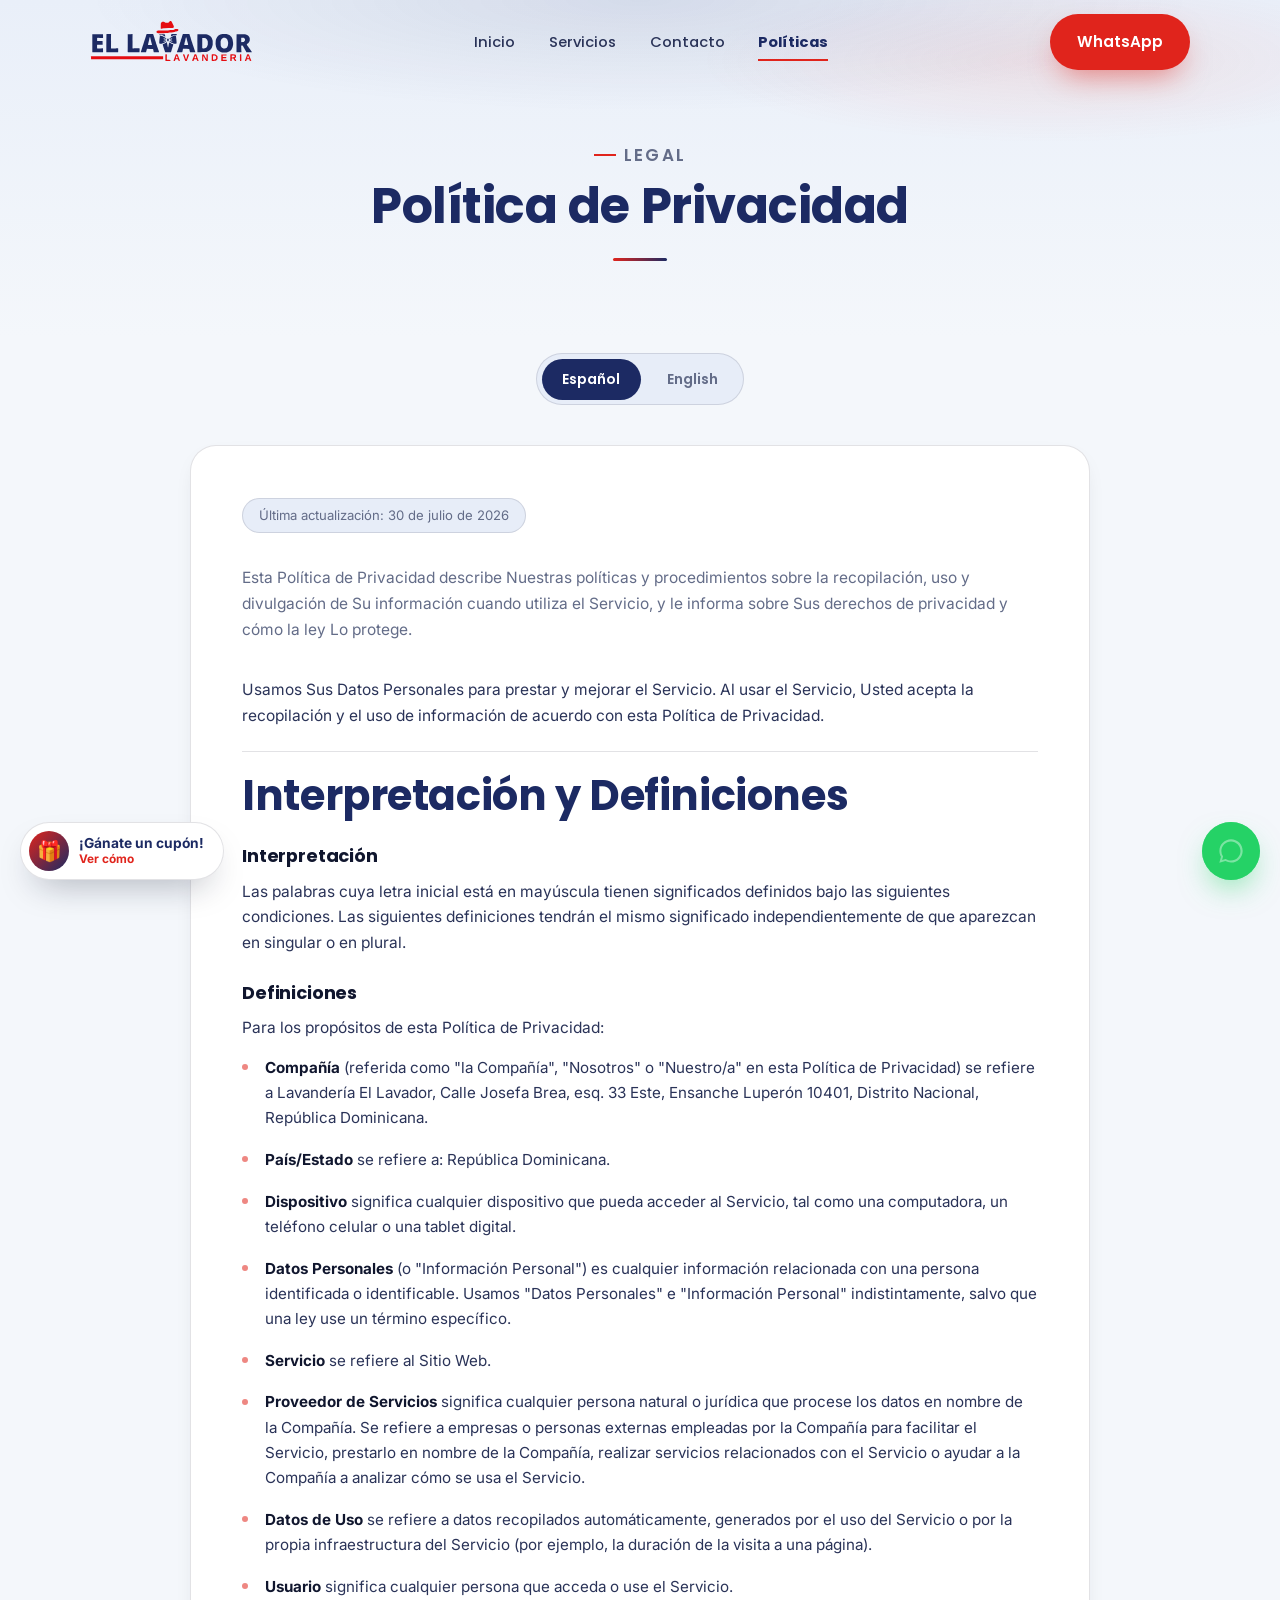
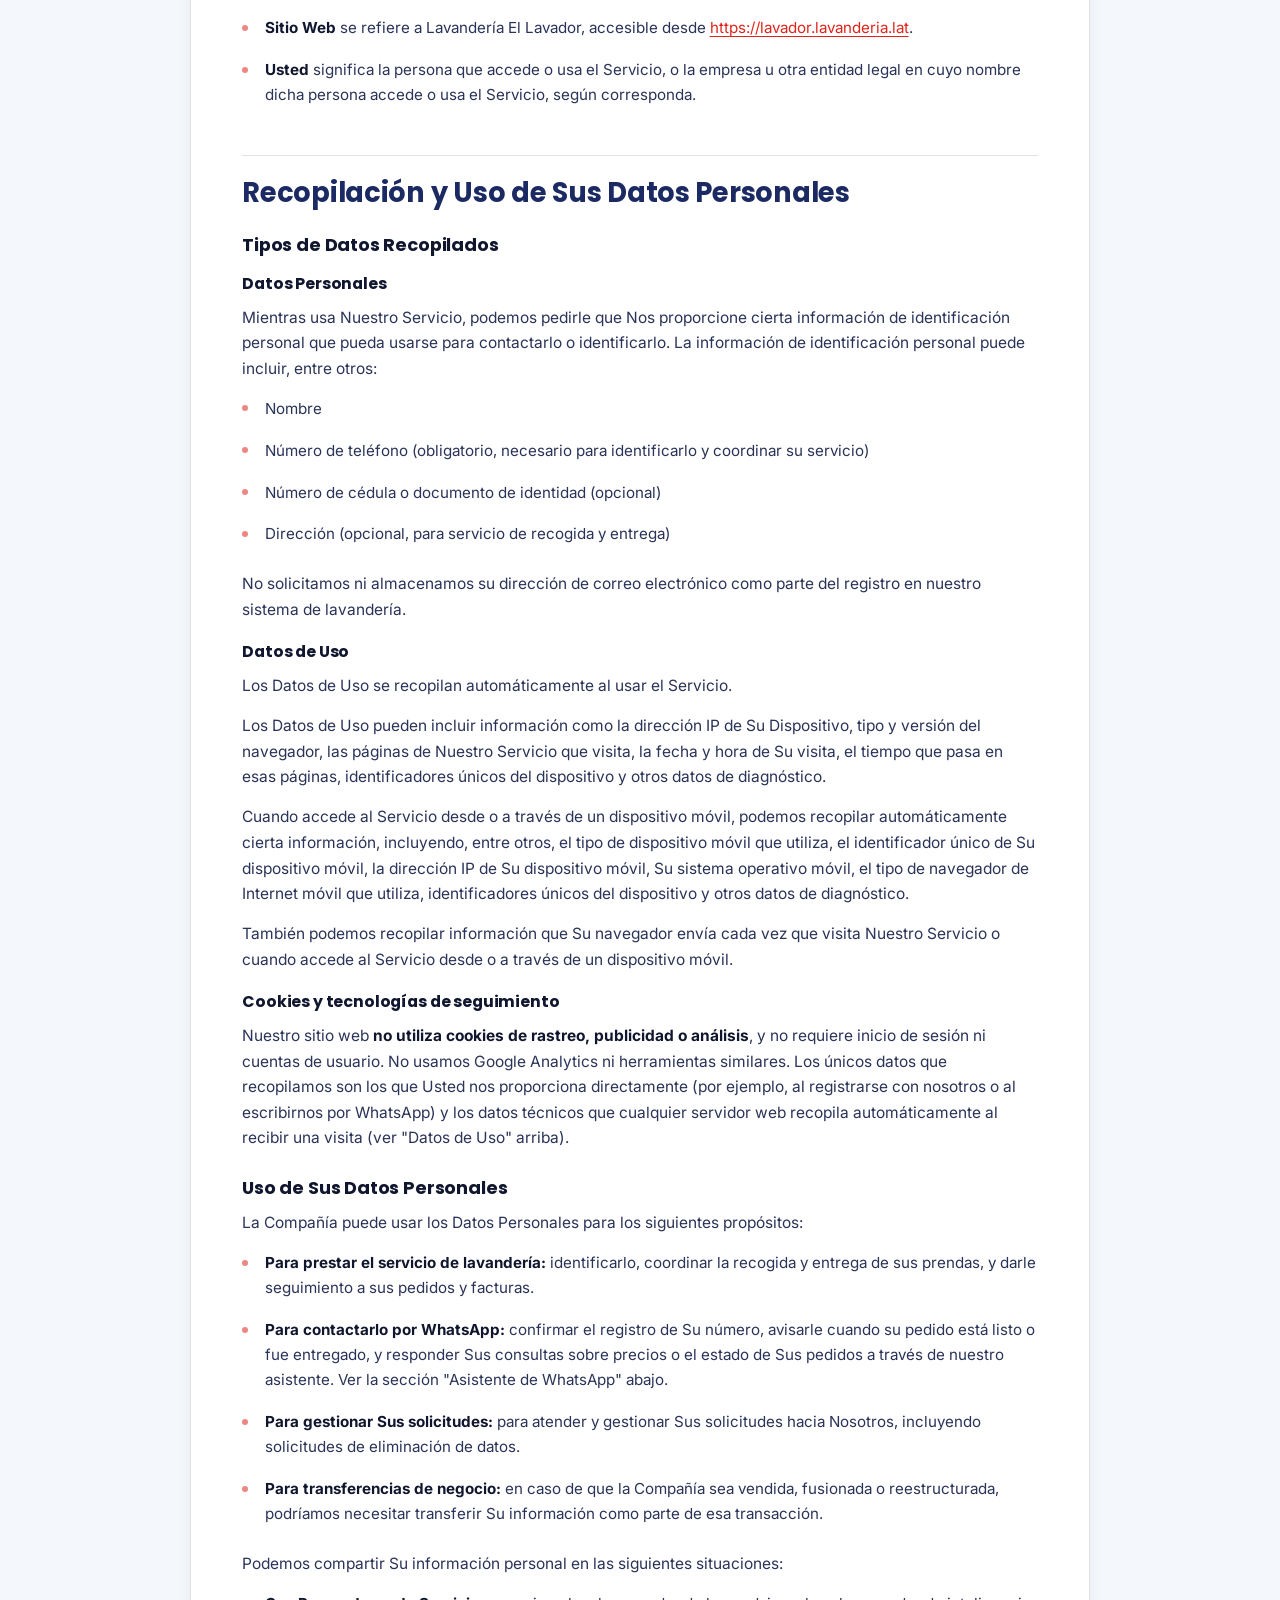
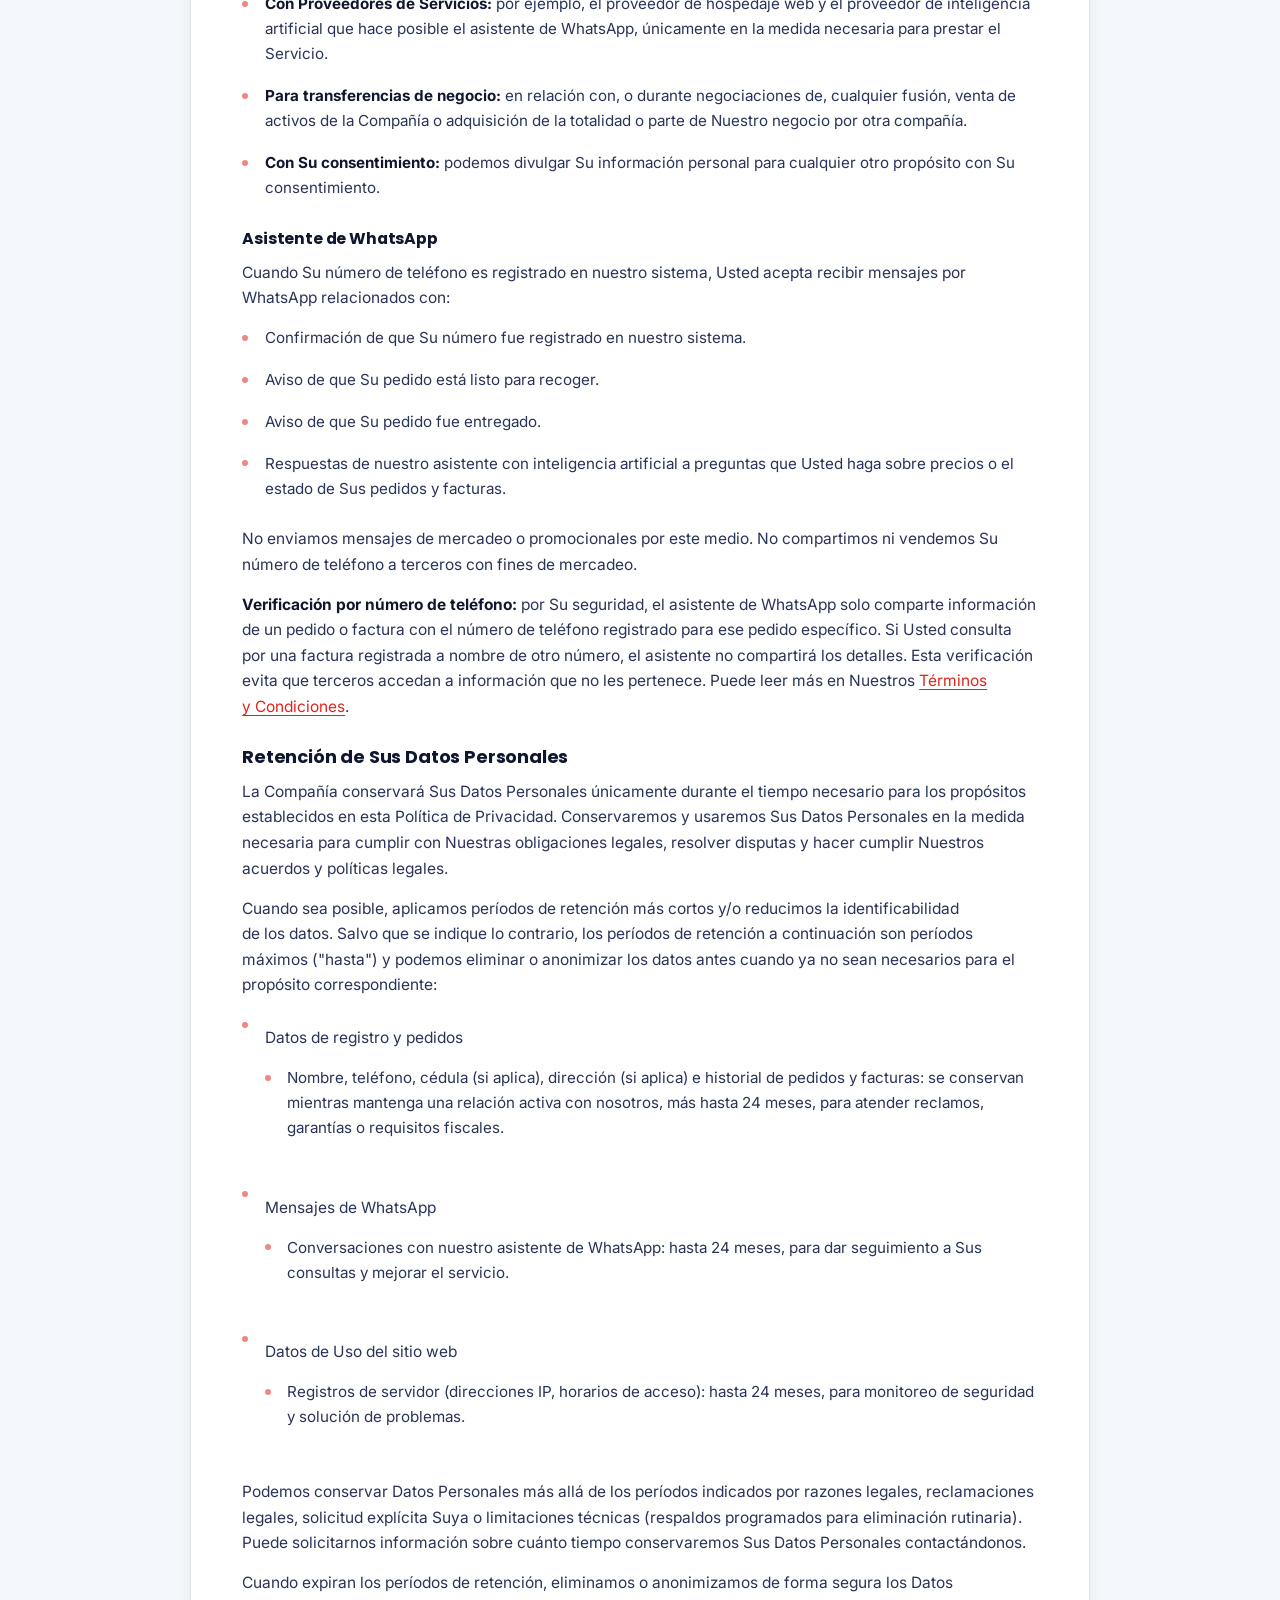
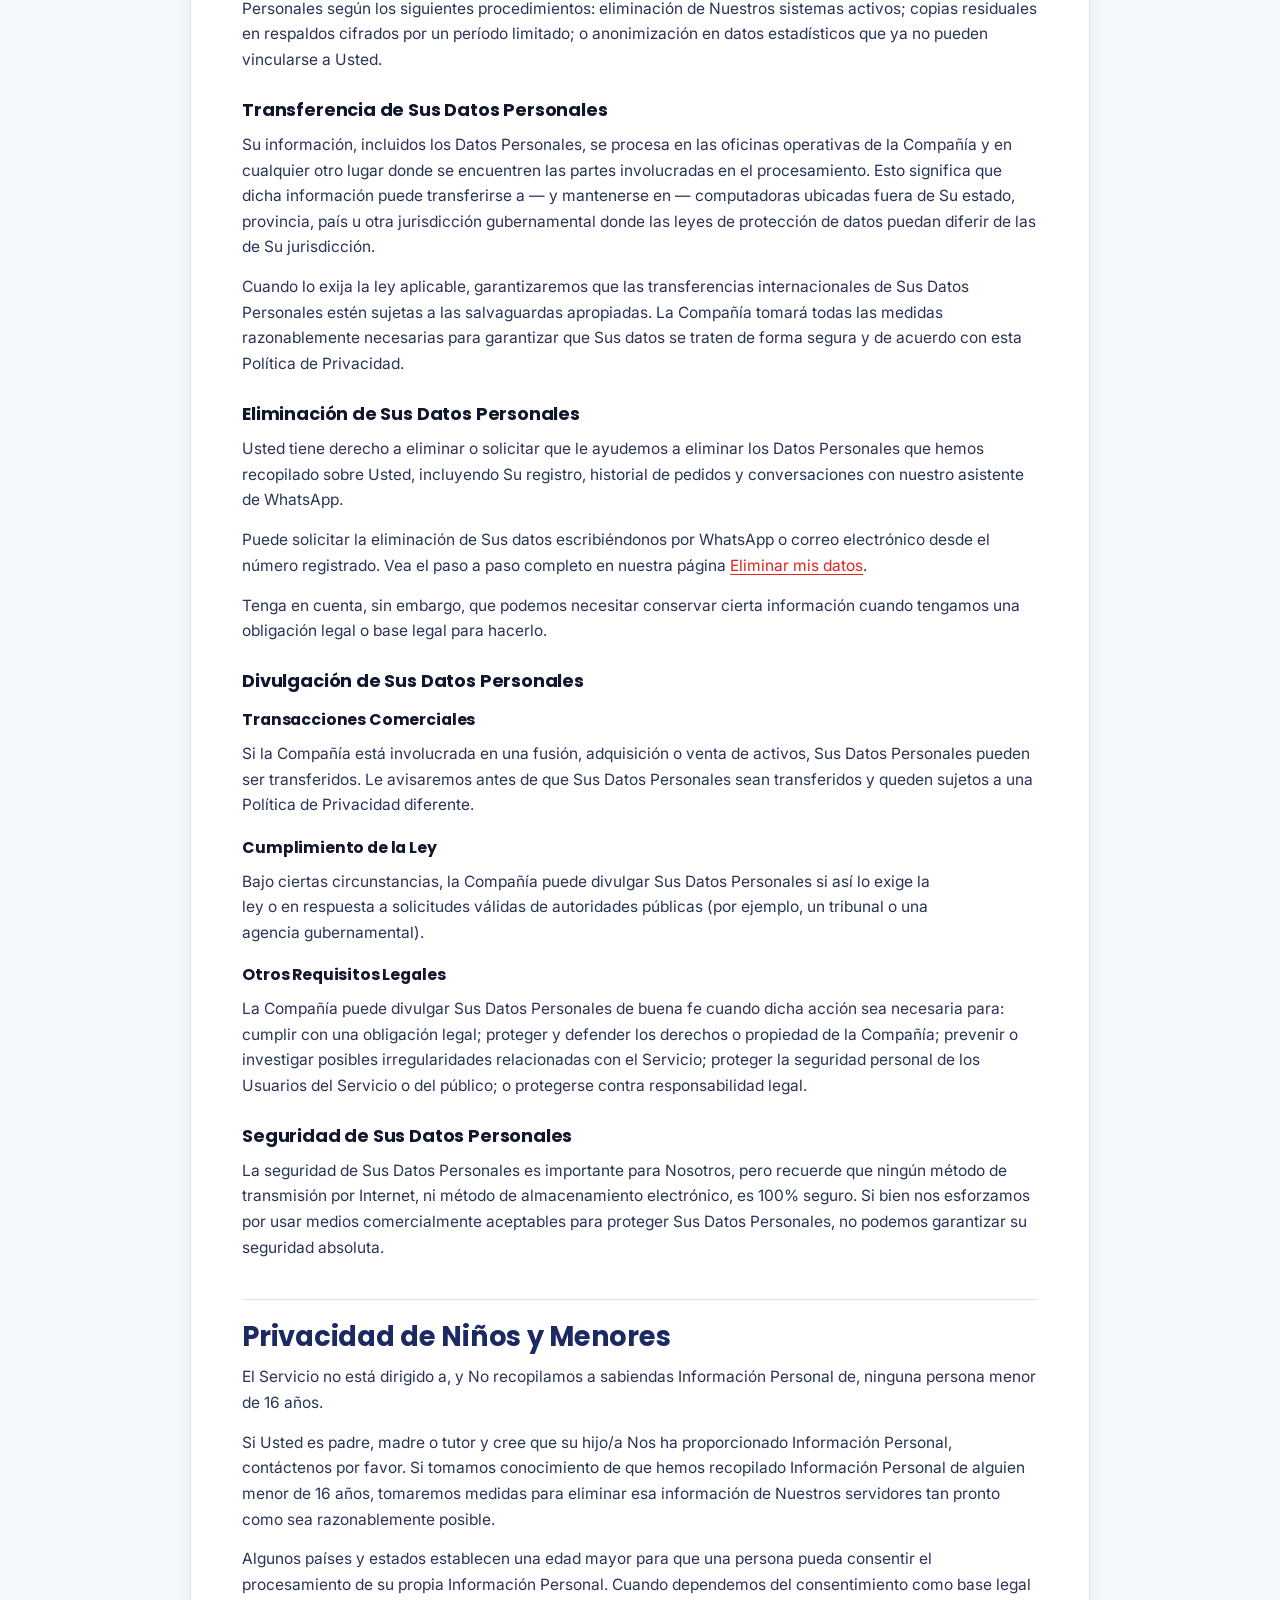
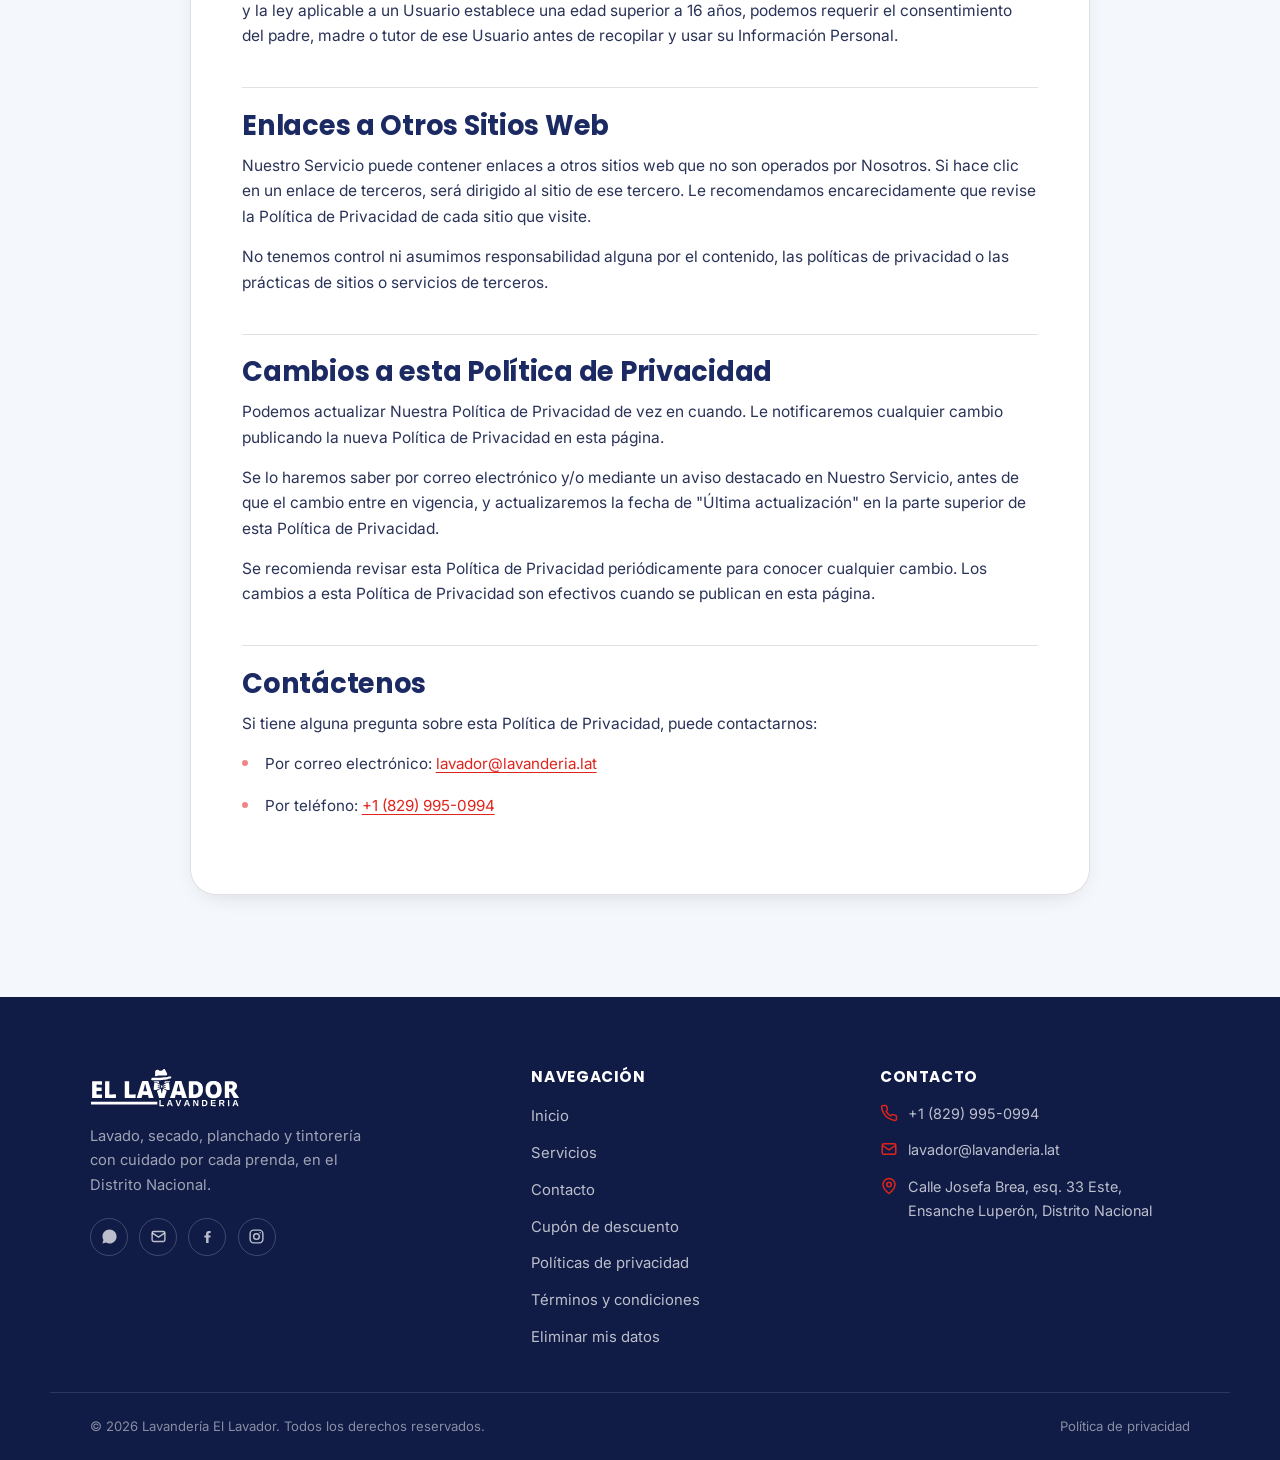
<file: politica/index.html>
<!doctype html>
<html lang="es">
<head>
  <meta charset="utf-8">
  <meta name="viewport" content="width=device-width, initial-scale=1">
  <title>Política de Privacidad · Lavandería El Lavador</title>
  <meta name="description" content="Política de privacidad de Lavandería El Lavador, disponible en español e inglés.">
  <link rel="canonical" href="https://lavador.lavanderia.lat/politica/">

  <link rel="icon" href="/assets/img/favicon.svg?v=20260792" type="image/svg+xml">
  <link rel="icon" href="/assets/img/favicon-32x32.png?v=20260792" sizes="32x32" type="image/png">
  <link rel="icon" href="/assets/img/favicon-16x16.png?v=20260792" sizes="16x16" type="image/png">
  <link rel="apple-touch-icon" href="/assets/img/apple-touch-icon.png?v=20260792">
  <link rel="manifest" href="/manifest.json">
  <meta name="apple-mobile-web-app-capable" content="yes">
  <meta name="apple-mobile-web-app-title" content="El Lavador">
  <meta name="theme-color" content="#1c2a63">

  <meta property="og:type" content="website">
  <meta property="og:site_name" content="Lavandería El Lavador">
  <meta property="og:locale" content="es_DO">
  <meta property="og:url" content="https://lavador.lavanderia.lat/politica/">
  <meta property="og:title" content="Política de Privacidad · Lavandería El Lavador">
  <meta property="og:description" content="Política de privacidad de Lavandería El Lavador, disponible en español e inglés.">
  <meta property="og:image" content="https://lavador.lavanderia.lat/assets/img/og-image.png?v=20260792">
  <meta property="og:image:width" content="1200">
  <meta property="og:image:height" content="630">

  <meta name="twitter:card" content="summary_large_image">
  <meta name="twitter:title" content="Política de Privacidad · Lavandería El Lavador">
  <meta name="twitter:description" content="Política de privacidad de Lavandería El Lavador, disponible en español e inglés.">
  <meta name="twitter:image" content="https://lavador.lavanderia.lat/assets/img/og-image.png?v=20260792">
  <link rel="preconnect" href="https://fonts.googleapis.com">
  <link rel="preconnect" href="https://fonts.gstatic.com" crossorigin>
  <link rel="stylesheet" href="https://fonts.googleapis.com/css2?family=Poppins:wght@500;600;700;800&family=Inter:wght@400;500;600&display=swap">
  <link rel="stylesheet" href="/styles.css?v=20260792">
  <script type="application/ld+json">
  {
    "@context": "https://schema.org",
    "@type": "DryCleaningOrLaundry",
    "@id": "https://lavador.lavanderia.lat/",
    "name": "Lavandería El Lavador",
    "alternateName": ["El Lavador", "Lavador Lavandería", "El Lavador Lavandería"],
    "image": "https://lavador.lavanderia.lat/assets/img/og-image.png?v=20260792",
    "logo": "https://lavador.lavanderia.lat/assets/img/logo.png",
    "url": "https://lavador.lavanderia.lat/",
    "telephone": "+1-829-995-0994",
    "email": "lavador@lavanderia.lat",
    "priceRange": "$$",
    "description": "Lavandería en el Distrito Nacional con servicio de lavado, secado, planchado, tintorería, sábanas, edredones, servicio exprés y recogida y entrega a domicilio.",
    "address": {
      "@type": "PostalAddress",
      "streetAddress": "Calle Josefa Brea, esq. 33 Este",
      "addressLocality": "Ensanche Luperón, Distrito Nacional",
      "postalCode": "10401",
      "addressCountry": "DO"
    },
    "geo": {
      "@type": "GeoCoordinates",
      "latitude": 18.5012468,
      "longitude": -69.8997347
    },
    "areaServed": {
      "@type": "City",
      "name": "Santo Domingo, Distrito Nacional"
    },
    "openingHoursSpecification": [
      {
        "@type": "OpeningHoursSpecification",
        "dayOfWeek": ["Monday","Tuesday","Wednesday","Thursday","Friday","Saturday"],
        "opens": "08:00",
        "closes": "18:00"
      }
    ],
    "hasMap": "https://maps.google.com/?cid=2155532017040345843",
    "sameAs": [
      "https://www.facebook.com/lavanderiael.lavador/",
      "https://www.instagram.com/lavanderiael_lavador/",
      "https://maps.google.com/?cid=2155532017040345843"
    ]
  }
  </script>
</head>
<body>
  <a class="skip-link" href="#main">Saltar al contenido</a>

  <header class="nav" data-nav>
    <div class="container nav-inner">
      <a class="brand" href="/" aria-label="Lavandería El Lavador — inicio">
        <img src="/assets/img/logo-vector.svg" alt="Lavandería El Lavador" width="160" height="45">
      </a>
      <nav class="nav-links" aria-label="Navegación principal">
        <a href="/">Inicio</a>
        <a href="/servicios/">Servicios</a>
        <a href="/contacto/">Contacto</a>
        <a href="/politica/" aria-current="page">Políticas</a>
      </nav>
      <a class="btn btn-primary nav-cta" href="https://wa.me/18299950994" target="_blank" rel="noopener">WhatsApp</a>
      <button class="nav-toggle" aria-label="Abrir menú" aria-expanded="false">
        <span></span><span></span><span></span>
      </button>
    </div>
  </header>

  <div class="mobile-menu" aria-hidden="true">
    <div class="mm-head">
      <img src="/assets/img/logo-vector-white.svg" alt="Lavandería El Lavador" width="150" height="42">
    </div>
    <nav class="mm-links" aria-label="Navegación móvil">
      <a href="/"><span class="mm-num">01</span><span class="mm-txt">Inicio</span><svg class="mm-arrow" viewBox="0 0 24 24" fill="none" stroke="currentColor" stroke-width="2" stroke-linecap="round" stroke-linejoin="round" aria-hidden="true"><path d="M9 6l6 6-6 6"/></svg></a>
      <a href="/servicios/"><span class="mm-num">02</span><span class="mm-txt">Servicios</span><svg class="mm-arrow" viewBox="0 0 24 24" fill="none" stroke="currentColor" stroke-width="2" stroke-linecap="round" stroke-linejoin="round" aria-hidden="true"><path d="M9 6l6 6-6 6"/></svg></a>
      <a href="/contacto/"><span class="mm-num">03</span><span class="mm-txt">Contacto</span><svg class="mm-arrow" viewBox="0 0 24 24" fill="none" stroke="currentColor" stroke-width="2" stroke-linecap="round" stroke-linejoin="round" aria-hidden="true"><path d="M9 6l6 6-6 6"/></svg></a>
      <a href="/politica/" aria-current="page"><span class="mm-num">04</span><span class="mm-txt">Políticas</span><svg class="mm-arrow" viewBox="0 0 24 24" fill="none" stroke="currentColor" stroke-width="2" stroke-linecap="round" stroke-linejoin="round" aria-hidden="true"><path d="M9 6l6 6-6 6"/></svg></a>
    </nav>
    <div class="mm-foot">
      <a class="btn btn-primary mm-cta" href="https://wa.me/18299950994" target="_blank" rel="noopener"><svg viewBox="0 0 24 24" fill="currentColor" aria-hidden="true"><path d="M12.04 2c-5.5 0-9.96 4.46-9.96 9.96 0 1.76.46 3.48 1.34 5L2 22l5.2-1.36a9.94 9.94 0 0 0 4.84 1.23h.01c5.5 0 9.96-4.46 9.96-9.96S17.54 2 12.04 2Z"/></svg>Escribir por WhatsApp</a>
      <div class="mm-contact">
        <a href="tel:+18299950994">+1 (829) 995-0994</a>
        <a href="mailto:lavador@lavanderia.lat">lavador@lavanderia.lat</a>
      </div>
    </div>
  </div>

  <main id="main">
    <section class="page-hero" style="padding-bottom:1.5rem">
      <div class="container section-head center">
        <p class="eyebrow">Legal</p>
        <h1>Política de Privacidad</h1>
      </div>
    </section>

    <section class="section" style="padding-top:1rem">
      <div class="container">
        <div style="text-align:center">
          <div class="lang-tabs" role="tablist" aria-label="Idioma / Language">
            <button class="lang-tab" role="tab" data-lang="es" aria-selected="true">Español</button>
            <button class="lang-tab" role="tab" data-lang="en" aria-selected="false">English</button>
          </div>
        </div>

        <!-- ================= ESPAÑOL ================= -->
        <div class="lang-wrap policy-body" data-lang-panel="es">
          <span class="policy-updated">Última actualización: 30 de julio de 2026</span>
          <p>Esta Política de Privacidad describe Nuestras políticas y procedimientos sobre la recopilación, uso y divulgación de Su información cuando utiliza el Servicio, y le informa sobre Sus derechos de privacidad y cómo la ley Lo protege.</p>
          <p>Usamos Sus Datos Personales para prestar y mejorar el Servicio. Al usar el Servicio, Usted acepta la recopilación y el uso de información de acuerdo con esta Política de Privacidad.</p>

          <h2>Interpretación y Definiciones</h2>
          <h3>Interpretación</h3>
          <p>Las palabras cuya letra inicial está en mayúscula tienen significados definidos bajo las siguientes condiciones. Las siguientes definiciones tendrán el mismo significado independientemente de que aparezcan en singular o en plural.</p>
          <h3>Definiciones</h3>
          <p>Para los propósitos de esta Política de Privacidad:</p>
          <ul>
            <li><strong>Compañía</strong> (referida como "la Compañía", "Nosotros" o "Nuestro/a" en esta Política de Privacidad) se refiere a Lavandería El Lavador, Calle Josefa Brea, esq. 33 Este, Ensanche Luperón 10401, Distrito Nacional, República Dominicana.</li>
            <li><strong>País/Estado</strong> se refiere a: República Dominicana.</li>
            <li><strong>Dispositivo</strong> significa cualquier dispositivo que pueda acceder al Servicio, tal como una computadora, un teléfono celular o una tablet digital.</li>
            <li><strong>Datos Personales</strong> (o "Información Personal") es cualquier información relacionada con una persona identificada o identificable. Usamos "Datos Personales" e "Información Personal" indistintamente, salvo que una ley use un término específico.</li>
            <li><strong>Servicio</strong> se refiere al Sitio Web.</li>
            <li><strong>Proveedor de Servicios</strong> significa cualquier persona natural o jurídica que procese los datos en nombre de la Compañía. Se refiere a empresas o personas externas empleadas por la Compañía para facilitar el Servicio, prestarlo en nombre de la Compañía, realizar servicios relacionados con el Servicio o ayudar a la Compañía a analizar cómo se usa el Servicio.</li>
            <li><strong>Datos de Uso</strong> se refiere a datos recopilados automáticamente, generados por el uso del Servicio o por la propia infraestructura del Servicio (por ejemplo, la duración de la visita a una página).</li>
            <li><strong>Usuario</strong> significa cualquier persona que acceda o use el Servicio.</li>
            <li><strong>Sitio Web</strong> se refiere a Lavandería El Lavador, accesible desde <a href="https://lavador.lavanderia.lat" rel="external nofollow noopener" target="_blank">https://lavador.lavanderia.lat</a>.</li>
            <li><strong>Usted</strong> significa la persona que accede o usa el Servicio, o la empresa u otra entidad legal en cuyo nombre dicha persona accede o usa el Servicio, según corresponda.</li>
          </ul>

          <h2>Recopilación y Uso de Sus Datos Personales</h2>
          <h3>Tipos de Datos Recopilados</h3>
          <h4>Datos Personales</h4>
          <p>Mientras usa Nuestro Servicio, podemos pedirle que Nos proporcione cierta información de identificación personal que pueda usarse para contactarlo o identificarlo. La información de identificación personal puede incluir, entre otros:</p>
          <ul>
            <li>Nombre</li>
            <li>Número de teléfono (obligatorio, necesario para identificarlo y coordinar su servicio)</li>
            <li>Número de cédula o documento de identidad (opcional)</li>
            <li>Dirección (opcional, para servicio de recogida y entrega)</li>
          </ul>
          <p>No solicitamos ni almacenamos su dirección de correo electrónico como parte del registro en nuestro sistema de lavandería.</p>
          <h4>Datos de Uso</h4>
          <p>Los Datos de Uso se recopilan automáticamente al usar el Servicio.</p>
          <p>Los Datos de Uso pueden incluir información como la dirección IP de Su Dispositivo, tipo y versión del navegador, las páginas de Nuestro Servicio que visita, la fecha y hora de Su visita, el tiempo que pasa en esas páginas, identificadores únicos del dispositivo y otros datos de diagnóstico.</p>
          <p>Cuando accede al Servicio desde o a través de un dispositivo móvil, podemos recopilar automáticamente cierta información, incluyendo, entre otros, el tipo de dispositivo móvil que utiliza, el identificador único de Su dispositivo móvil, la dirección IP de Su dispositivo móvil, Su sistema operativo móvil, el tipo de navegador de Internet móvil que utiliza, identificadores únicos del dispositivo y otros datos de diagnóstico.</p>
          <p>También podemos recopilar información que Su navegador envía cada vez que visita Nuestro Servicio o cuando accede al Servicio desde o a través de un dispositivo móvil.</p>
          <h4>Cookies y tecnologías de seguimiento</h4>
          <p>Nuestro sitio web <strong>no utiliza cookies de rastreo, publicidad o análisis</strong>, y no requiere inicio de sesión ni cuentas de usuario. No usamos Google Analytics ni herramientas similares. Los únicos datos que recopilamos son los que Usted nos proporciona directamente (por ejemplo, al registrarse con nosotros o al escribirnos por WhatsApp) y los datos técnicos que cualquier servidor web recopila automáticamente al recibir una visita (ver "Datos de Uso" arriba).</p>

          <h3>Uso de Sus Datos Personales</h3>
          <p>La Compañía puede usar los Datos Personales para los siguientes propósitos:</p>
          <ul>
            <li><strong>Para prestar el servicio de lavandería:</strong> identificarlo, coordinar la recogida y entrega de sus prendas, y darle seguimiento a sus pedidos y facturas.</li>
            <li><strong>Para contactarlo por WhatsApp:</strong> confirmar el registro de Su número, avisarle cuando su pedido está listo o fue entregado, y responder Sus consultas sobre precios o el estado de Sus pedidos a través de nuestro asistente. Ver la sección "Asistente de WhatsApp" abajo.</li>
            <li><strong>Para gestionar Sus solicitudes:</strong> para atender y gestionar Sus solicitudes hacia Nosotros, incluyendo solicitudes de eliminación de datos.</li>
            <li><strong>Para transferencias de negocio:</strong> en caso de que la Compañía sea vendida, fusionada o reestructurada, podríamos necesitar transferir Su información como parte de esa transacción.</li>
          </ul>
          <p>Podemos compartir Su información personal en las siguientes situaciones:</p>
          <ul>
            <li><strong>Con Proveedores de Servicios:</strong> por ejemplo, el proveedor de hospedaje web y el proveedor de inteligencia artificial que hace posible el asistente de WhatsApp, únicamente en la medida necesaria para prestar el Servicio.</li>
            <li><strong>Para transferencias de negocio:</strong> en relación con, o durante negociaciones de, cualquier fusión, venta de activos de la Compañía o adquisición de la totalidad o parte de Nuestro negocio por otra compañía.</li>
            <li><strong>Con Su consentimiento:</strong> podemos divulgar Su información personal para cualquier otro propósito con Su consentimiento.</li>
          </ul>

          <h4>Asistente de WhatsApp</h4>
          <p>Cuando Su número de teléfono es registrado en nuestro sistema, Usted acepta recibir mensajes por WhatsApp relacionados con:</p>
          <ul>
            <li>Confirmación de que Su número fue registrado en nuestro sistema.</li>
            <li>Aviso de que Su pedido está listo para recoger.</li>
            <li>Aviso de que Su pedido fue entregado.</li>
            <li>Respuestas de nuestro asistente con inteligencia artificial a preguntas que Usted haga sobre precios o el estado de Sus pedidos y facturas.</li>
          </ul>
          <p>No enviamos mensajes de mercadeo o promocionales por este medio. No compartimos ni vendemos Su número de teléfono a terceros con fines de mercadeo.</p>
          <p><strong>Verificación por número de teléfono:</strong> por Su seguridad, el asistente de WhatsApp solo comparte información de un pedido o factura con el número de teléfono registrado para ese pedido específico. Si Usted consulta por una factura registrada a nombre de otro número, el asistente no compartirá los detalles. Esta verificación evita que terceros accedan a información que no les pertenece. Puede leer más en Nuestros <a href="/terminos/">Términos y Condiciones</a>.</p>

          <h3>Retención de Sus Datos Personales</h3>
          <p>La Compañía conservará Sus Datos Personales únicamente durante el tiempo necesario para los propósitos establecidos en esta Política de Privacidad. Conservaremos y usaremos Sus Datos Personales en la medida necesaria para cumplir con Nuestras obligaciones legales, resolver disputas y hacer cumplir Nuestros acuerdos y políticas legales.</p>
          <p>Cuando sea posible, aplicamos períodos de retención más cortos y/o reducimos la identificabilidad de los datos. Salvo que se indique lo contrario, los períodos de retención a continuación son períodos máximos ("hasta") y podemos eliminar o anonimizar los datos antes cuando ya no sean necesarios para el propósito correspondiente:</p>
          <ul>
            <li>
              <p>Datos de registro y pedidos</p>
              <ul><li>Nombre, teléfono, cédula (si aplica), dirección (si aplica) e historial de pedidos y facturas: se conservan mientras mantenga una relación activa con nosotros, más hasta 24 meses, para atender reclamos, garantías o requisitos fiscales.</li></ul>
            </li>
            <li>
              <p>Mensajes de WhatsApp</p>
              <ul><li>Conversaciones con nuestro asistente de WhatsApp: hasta 24 meses, para dar seguimiento a Sus consultas y mejorar el servicio.</li></ul>
            </li>
            <li>
              <p>Datos de Uso del sitio web</p>
              <ul><li>Registros de servidor (direcciones IP, horarios de acceso): hasta 24 meses, para monitoreo de seguridad y solución de problemas.</li></ul>
            </li>
          </ul>
          <p>Podemos conservar Datos Personales más allá de los períodos indicados por razones legales, reclamaciones legales, solicitud explícita Suya o limitaciones técnicas (respaldos programados para eliminación rutinaria). Puede solicitarnos información sobre cuánto tiempo conservaremos Sus Datos Personales contactándonos.</p>
          <p>Cuando expiran los períodos de retención, eliminamos o anonimizamos de forma segura los Datos Personales según los siguientes procedimientos: eliminación de Nuestros sistemas activos; copias residuales en respaldos cifrados por un período limitado; o anonimización en datos estadísticos que ya no pueden vincularse a Usted.</p>

          <h3>Transferencia de Sus Datos Personales</h3>
          <p>Su información, incluidos los Datos Personales, se procesa en las oficinas operativas de la Compañía y en cualquier otro lugar donde se encuentren las partes involucradas en el procesamiento. Esto significa que dicha información puede transferirse a — y mantenerse en — computadoras ubicadas fuera de Su estado, provincia, país u otra jurisdicción gubernamental donde las leyes de protección de datos puedan diferir de las de Su jurisdicción.</p>
          <p>Cuando lo exija la ley aplicable, garantizaremos que las transferencias internacionales de Sus Datos Personales estén sujetas a las salvaguardas apropiadas. La Compañía tomará todas las medidas razonablemente necesarias para garantizar que Sus datos se traten de forma segura y de acuerdo con esta Política de Privacidad.</p>

          <h3>Eliminación de Sus Datos Personales</h3>
          <p>Usted tiene derecho a eliminar o solicitar que le ayudemos a eliminar los Datos Personales que hemos recopilado sobre Usted, incluyendo Su registro, historial de pedidos y conversaciones con nuestro asistente de WhatsApp.</p>
          <p>Puede solicitar la eliminación de Sus datos escribiéndonos por WhatsApp o correo electrónico desde el número registrado. Vea el paso a paso completo en nuestra página <a href="/eliminar-datos/">Eliminar mis datos</a>.</p>
          <p>Tenga en cuenta, sin embargo, que podemos necesitar conservar cierta información cuando tengamos una obligación legal o base legal para hacerlo.</p>

          <h3>Divulgación de Sus Datos Personales</h3>
          <h4>Transacciones Comerciales</h4>
          <p>Si la Compañía está involucrada en una fusión, adquisición o venta de activos, Sus Datos Personales pueden ser transferidos. Le avisaremos antes de que Sus Datos Personales sean transferidos y queden sujetos a una Política de Privacidad diferente.</p>
          <h4>Cumplimiento de la Ley</h4>
          <p>Bajo ciertas circunstancias, la Compañía puede divulgar Sus Datos Personales si así lo exige la ley o en respuesta a solicitudes válidas de autoridades públicas (por ejemplo, un tribunal o una agencia gubernamental).</p>
          <h4>Otros Requisitos Legales</h4>
          <p>La Compañía puede divulgar Sus Datos Personales de buena fe cuando dicha acción sea necesaria para: cumplir con una obligación legal; proteger y defender los derechos o propiedad de la Compañía; prevenir o investigar posibles irregularidades relacionadas con el Servicio; proteger la seguridad personal de los Usuarios del Servicio o del público; o protegerse contra responsabilidad legal.</p>

          <h3>Seguridad de Sus Datos Personales</h3>
          <p>La seguridad de Sus Datos Personales es importante para Nosotros, pero recuerde que ningún método de transmisión por Internet, ni método de almacenamiento electrónico, es 100% seguro. Si bien nos esforzamos por usar medios comercialmente aceptables para proteger Sus Datos Personales, no podemos garantizar su seguridad absoluta.</p>

          <h2>Privacidad de Niños y Menores</h2>
          <p>El Servicio no está dirigido a, y No recopilamos a sabiendas Información Personal de, ninguna persona menor de 16 años.</p>
          <p>Si Usted es padre, madre o tutor y cree que su hijo/a Nos ha proporcionado Información Personal, contáctenos por favor. Si tomamos conocimiento de que hemos recopilado Información Personal de alguien menor de 16 años, tomaremos medidas para eliminar esa información de Nuestros servidores tan pronto como sea razonablemente posible.</p>
          <p>Algunos países y estados establecen una edad mayor para que una persona pueda consentir el procesamiento de su propia Información Personal. Cuando dependemos del consentimiento como base legal y la ley aplicable a un Usuario establece una edad superior a 16 años, podemos requerir el consentimiento del padre, madre o tutor de ese Usuario antes de recopilar y usar su Información Personal.</p>

          <h2>Enlaces a Otros Sitios Web</h2>
          <p>Nuestro Servicio puede contener enlaces a otros sitios web que no son operados por Nosotros. Si hace clic en un enlace de terceros, será dirigido al sitio de ese tercero. Le recomendamos encarecidamente que revise la Política de Privacidad de cada sitio que visite.</p>
          <p>No tenemos control ni asumimos responsabilidad alguna por el contenido, las políticas de privacidad o las prácticas de sitios o servicios de terceros.</p>

          <h2>Cambios a esta Política de Privacidad</h2>
          <p>Podemos actualizar Nuestra Política de Privacidad de vez en cuando. Le notificaremos cualquier cambio publicando la nueva Política de Privacidad en esta página.</p>
          <p>Se lo haremos saber por correo electrónico y/o mediante un aviso destacado en Nuestro Servicio, antes de que el cambio entre en vigencia, y actualizaremos la fecha de "Última actualización" en la parte superior de esta Política de Privacidad.</p>
          <p>Se recomienda revisar esta Política de Privacidad periódicamente para conocer cualquier cambio. Los cambios a esta Política de Privacidad son efectivos cuando se publican en esta página.</p>

          <h2>Contáctenos</h2>
          <p>Si tiene alguna pregunta sobre esta Política de Privacidad, puede contactarnos:</p>
          <ul>
            <li>Por correo electrónico: <a href="mailto:lavador@lavanderia.lat">lavador@lavanderia.lat</a></li>
            <li>Por teléfono: <a href="tel:+18299950994">+1 (829) 995-0994</a></li>
          </ul>
        </div>

        <!-- ================= ENGLISH ================= -->
        <div class="lang-wrap policy-body is-hidden" data-lang-panel="en">
          <span class="policy-updated">Last updated: July 30, 2026</span>
          <p>This Privacy Policy describes Our policies and procedures on the collection, use and disclosure of Your information when You use the Service and tells You about Your privacy rights and how the law protects You.</p>
          <p>We use Your Personal Data to provide and improve the Service. We collect, use, and disclose Your information as described in this Privacy Policy and, where required by applicable law, only where We have a valid legal basis to do so, including Your consent (where consent is required). This Privacy Policy has been created with the help of the <a href="https://www.termsfeed.com/privacy-policy-generator/" target="_blank" rel="noopener">Privacy Policy Generator</a>.</p>

          <h2>Interpretation and Definitions</h2>
          <h3>Interpretation</h3>
          <p>The words whose initial letters are capitalized have meanings defined under the following conditions. The following definitions shall have the same meaning regardless of whether they appear in singular or in plural.</p>
          <h3>Definitions</h3>
          <p>For the purposes of this Privacy Policy:</p>
          <ul>
            <li><strong>Company</strong> (referred to as either "the Company", "We", "Us" or "Our" in this Privacy Policy) refers to Lavanderia El Lavador, Calle Josefa Brea, esq 33 Este, Ensanche Luperon 10401, Distrito Nacional. Republica Dominicana.</li>
            <li><strong>Country/State</strong> refers to: Dominican Republic.</li>
            <li><strong>Device</strong> means any device that can access the Service, such as a computer, a cell phone or a digital tablet.</li>
            <li><strong>Personal Data</strong> (or "Personal Information") is any information that relates to an identified or identifiable individual. We use "Personal Data" and "Personal Information" interchangeably unless a law uses a specific term.</li>
            <li><strong>Service</strong> refers to the Website.</li>
            <li><strong>Service Provider</strong> means any natural or legal person who processes the data on behalf of the Company. It refers to third-party companies or individuals employed by the Company to facilitate the Service, to provide the Service on behalf of the Company, to perform services related to the Service or to assist the Company in analyzing how the Service is used.</li>
            <li><strong>Usage Data</strong> refers to data collected automatically, either generated by the use of the Service or from the Service infrastructure itself (for example, the duration of a page visit).</li>
            <li><strong>User</strong> means any individual who accesses or uses the Service.</li>
            <li><strong>Website</strong> refers to Lavandería El Lavador, accessible from <a href="https://lavador.lavanderia.lat" rel="external nofollow noopener" target="_blank">https://lavador.lavanderia.lat</a>.</li>
            <li><strong>You</strong> means the individual accessing or using the Service, or the company, or other legal entity on behalf of which such individual is accessing or using the Service, as applicable.</li>
          </ul>

          <h2>Collecting and Using Your Personal Information</h2>
          <h3>Types of Data Collected</h3>
          <h4>Personal Data</h4>
          <p>While using Our Service, We may ask You to provide Us with certain personally identifiable information that can be used to contact or identify You. Personally identifiable information may include, but is not limited to:</p>
          <ul>
            <li>Name</li>
            <li>Phone number (required, used to identify You and coordinate your service)</li>
            <li>National ID / DNI number (optional)</li>
            <li>Address (optional, for pickup and delivery service)</li>
          </ul>
          <p>We do not request or store Your email address as part of registration in our laundry management system.</p>
          <h4>Usage Data</h4>
          <p>Usage Data is collected automatically when using the Service.</p>
          <p>Usage Data may include information such as Your Device's Internet Protocol address (e.g. IP address), browser type, browser version, the pages of Our Service that You visit, the time and date of Your visit, the time spent on those pages, unique device identifiers and other diagnostic data.</p>
          <p>When You access the Service by or through a mobile device, We may collect certain information automatically, including, but not limited to, the type of mobile device You use, Your mobile device's unique ID, the IP address of Your mobile device, Your mobile operating system, the type of mobile Internet browser You use, unique device identifiers and other diagnostic data.</p>
          <p>We may also collect information that Your browser sends whenever You visit Our Service or when You access the Service by or through a mobile device.</p>
          <h4>Cookies and tracking technologies</h4>
          <p>Our website <strong>does not use tracking, advertising, or analytics cookies</strong>, and does not require a login or user account. We do not use Google Analytics or similar tools. The only data We collect is what You provide directly (for example, when You register with us or write to us on WhatsApp) and the technical data any web server automatically collects when it receives a visit (see "Usage Data" above).</p>

          <h3>Use of Your Personal Data</h3>
          <p>The Company may use Personal Data for the following purposes:</p>
          <ul>
            <li><strong>To provide the laundry service:</strong> identify You, coordinate pickup and delivery of Your garments, and keep track of Your orders and invoices.</li>
            <li><strong>To contact You on WhatsApp:</strong> confirm Your registration, notify You when Your order is ready or has been delivered, and answer Your questions about pricing or order status through our assistant. See the "WhatsApp Assistant" section below.</li>
            <li><strong>To manage Your requests:</strong> to attend and manage Your requests to Us, including data deletion requests.</li>
            <li><strong>For business transfers:</strong> if the Company is sold, merged, or restructured, We may need to transfer Your information as part of that transaction.</li>
          </ul>
          <p>We may share Your Personal Data in the following situations:</p>
          <ul>
            <li><strong>With Service Providers:</strong> for example, our web hosting provider and the artificial intelligence provider that powers the WhatsApp assistant, only to the extent necessary to provide the Service.</li>
            <li><strong>For business transfers:</strong> in connection with, or during negotiations of, any merger, sale of Company assets, or acquisition of all or a portion of Our business.</li>
            <li><strong>With Your consent</strong>: for any other purpose with Your consent.</li>
          </ul>

          <h4>WhatsApp Assistant</h4>
          <p>When Your phone number is registered in our system, You agree to receive WhatsApp messages related to:</p>
          <ul>
            <li>Confirmation that Your number was registered in our system.</li>
            <li>Notice that Your order is ready for pickup.</li>
            <li>Notice that Your order has been delivered.</li>
            <li>Responses from our AI assistant to questions You ask about pricing or the status of Your orders and invoices.</li>
          </ul>
          <p>We do not send marketing or promotional messages through this channel. We do not share or sell Your phone number to third parties for marketing purposes.</p>
          <p><strong>Phone number verification:</strong> for Your security, the WhatsApp assistant only shares information about an order or invoice with the phone number registered for that specific order. If You inquire about an invoice registered under a different number, the assistant will not share the details. This verification prevents third parties from accessing information that does not belong to them. You can read more in Our <a href="/terminos/">Terms and Conditions</a>.</p>

          <h3>Retention of Your Personal Data</h3>
          <p>The Company will retain Your Personal Data only for as long as is necessary for the purposes set out in this Privacy Policy. We will retain and use Your Personal Data to the extent necessary to comply with Our legal obligations, resolve disputes, and enforce Our legal agreements and policies.</p>
          <p>Where possible, We apply shorter retention periods and/or reduce identifiability by deleting, aggregating, or anonymizing data. Unless otherwise stated, the retention periods below are maximum periods ("up to") and We may delete or anonymize data sooner when it is no longer needed:</p>
          <ul>
            <li>
              <p>Registration and order data</p>
              <ul><li>Name, phone number, national ID (if applicable), address (if applicable), and order/invoice history: retained while You have an active relationship with us, plus up to 24 months, to handle claims, warranties, or tax requirements.</li></ul>
            </li>
            <li>
              <p>WhatsApp messages</p>
              <ul><li>Conversations with our WhatsApp assistant: up to 24 months, to follow up on Your inquiries and improve the service.</li></ul>
            </li>
            <li>
              <p>Website Usage Data</p>
              <ul><li>Server logs (IP addresses, access times): up to 24 months, for security monitoring and troubleshooting purposes.</li></ul>
            </li>
          </ul>
          <p>We may retain Personal Data beyond the periods stated above for legal obligation, legal claims, Your explicit request, or technical limitations (backup systems scheduled for routine deletion). You may request information about how long We will retain Your Personal Data by contacting Us.</p>
          <p>When retention periods expire, We securely delete or anonymize Personal Data: removed from Our active systems; residual copies may remain in encrypted backups for a limited period; or converted into anonymous statistical data that cannot be linked back to You.</p>

          <h3>Transfer of Your Personal Data</h3>
          <p>Your information, including Personal Data, is processed at the Company's operating offices and in any other places where the parties involved in the processing are located. This means that this information may be transferred to — and maintained on — computers located outside of Your state, province, country or other governmental jurisdiction where the data protection laws may differ from those of Your jurisdiction.</p>
          <p>Where required by applicable law, We will ensure that international transfers of Your Personal Data are subject to appropriate safeguards. The Company will take all steps reasonably necessary to ensure that Your data is treated securely and in accordance with this Privacy Policy.</p>

          <h3>Delete Your Personal Data</h3>
          <p>You have the right to delete or request that We assist in deleting the Personal Data that We have collected about You, including Your registration, order history, and conversations with our WhatsApp assistant.</p>
          <p>You may request deletion of Your data by writing to us on WhatsApp or by email from Your registered number. See the full step-by-step process on our <a href="/eliminar-datos/">Delete My Data</a> page.</p>
          <p>Please note, however, that We may need to retain certain information when We have a legal obligation or lawful basis to do so.</p>

          <h3>Disclosure of Your Personal Data</h3>
          <h4>Business Transactions</h4>
          <p>If the Company is involved in a merger, acquisition or asset sale, Your Personal Data may be transferred. We will provide notice before Your Personal Data is transferred and becomes subject to a different Privacy Policy.</p>
          <h4>Law Enforcement</h4>
          <p>Under certain circumstances, the Company may disclose Your Personal Data if required to do so by law or in response to valid requests by public authorities (e.g. a court or a government agency).</p>
          <h4>Other Legal Requirements</h4>
          <p>The Company may disclose Your Personal Data in the good-faith belief that such action is necessary to: comply with a legal obligation; protect and defend the rights or property of the Company; prevent or investigate possible wrongdoing in connection with the Service; protect the personal safety of Users of the Service or the public; or protect against legal liability.</p>

          <h3>Security of Your Personal Data</h3>
          <p>The security of Your Personal Data is important to Us, but remember that no method of transmission over the Internet, or method of electronic storage, is 100% secure. While We strive to use commercially reasonable means to protect Your Personal Data, We cannot guarantee its absolute security.</p>

          <h2>Children's and Minors' Privacy</h2>
          <p>The Service is not directed to, and We do not knowingly collect Personal Information from, anyone under the age of 16.</p>
          <p>If You are a parent or guardian and You believe Your child has provided Us with Personal Information, please contact Us. If We become aware that We have collected Personal Information from anyone under the age of 16, We will take steps to remove that information from Our servers as soon as reasonably possible.</p>
          <p>Some countries and states set a higher age at which an individual can consent to the processing of their own Personal Information. Where We rely on consent as a legal basis and the law applicable to a User sets an age higher than 16, We may require the consent of that User's parent or guardian before We collect and use their Personal Information.</p>

          <h2>Links to Other Websites</h2>
          <p>Our Service may contain links to other websites that are not operated by Us. If You click on a third-party link, You will be directed to that third party's site. We strongly advise You to review the Privacy Policy of every site You visit.</p>
          <p>We have no control over and assume no responsibility for the content, privacy policies or practices of any third-party sites or services.</p>

          <h2>Changes to this Privacy Policy</h2>
          <p>We may update Our Privacy Policy from time to time. We will notify You of any changes by posting the new Privacy Policy on this page.</p>
          <p>We will let You know via email and/or a prominent notice on Our Service, prior to the change becoming effective and update the "Last updated" date at the top of this Privacy Policy.</p>
          <p>You are advised to review this Privacy Policy periodically for any changes. Changes to this Privacy Policy are effective when they are posted on this page.</p>

          <h2>Contact Us</h2>
          <p>If You have any questions about this Privacy Policy, You can contact Us:</p>
          <ul>
            <li>By email: <a href="mailto:lavador@lavanderia.lat">lavador@lavanderia.lat</a></li>
            <li>By phone: <a href="tel:+18299950994">+1 (829) 995-0994</a></li>
          </ul>
        </div>
      </div>
    </section>
  </main>

  <footer class="footer">
    <div class="container footer-inner">
      <div class="footer-brand">
        <img src="/assets/img/logo-vector-white.svg" alt="Lavandería El Lavador" width="150" height="42">
        <p>Lavado, secado, planchado y tintorería con cuidado por cada prenda, en el Distrito Nacional.</p>
        <div class="footer-social">
          <a href="https://wa.me/18299950994" target="_blank" rel="noopener" aria-label="WhatsApp">
            <svg viewBox="0 0 24 24" fill="currentColor"><path d="M12.04 2c-5.5 0-9.96 4.46-9.96 9.96 0 1.76.46 3.48 1.34 5L2 22l5.2-1.36a9.94 9.94 0 0 0 4.84 1.23h.01c5.5 0 9.96-4.46 9.96-9.96S17.54 2 12.04 2Z"/></svg>
          </a>
          <a href="mailto:lavador@lavanderia.lat" aria-label="Correo">
            <svg viewBox="0 0 24 24" fill="none" stroke="currentColor" stroke-width="2"><rect x="3" y="5" width="18" height="14" rx="2"/><path d="m3 7 9 6 9-6"/></svg>
          </a>
          <a href="https://www.facebook.com/lavanderiael.lavador/" target="_blank" rel="noopener" aria-label="Facebook">
            <svg viewBox="0 0 24 24" fill="currentColor"><path d="M13.5 21v-7.5H16l.5-3H13.5V8.5c0-.9.25-1.5 1.53-1.5H16.5V4.36C16.2 4.32 15.2 4.24 14 4.24c-2.4 0-4 1.47-4 4.17V10.5H7.5v3H10V21h3.5Z"/></svg>
          </a>
          <a href="https://www.instagram.com/lavanderiael_lavador/" target="_blank" rel="noopener" aria-label="Instagram">
            <svg viewBox="0 0 24 24" fill="none" stroke="currentColor" stroke-width="2"><rect x="3" y="3" width="18" height="18" rx="5"/><circle cx="12" cy="12" r="4"/><circle cx="17.2" cy="6.8" r="1.1" fill="currentColor" stroke="none"/></svg>
          </a>
        </div>
      </div>
      <div class="footer-nav">
        <h4>Navegación</h4>
        <ul class="footer-links">
          <li><a href="/">Inicio</a></li>
          <li><a href="/servicios/">Servicios</a></li>
          <li><a href="/contacto/">Contacto</a></li>
          <li><a href="/cupon/">Cupón de descuento</a></li>
          <li><a href="/politica/">Políticas de privacidad</a></li>
          <li><a href="/terminos/">Términos y condiciones</a></li>
          <li><a href="/eliminar-datos/">Eliminar mis datos</a></li>
        </ul>
      </div>
      <div class="footer-contact-wrap">
        <h4>Contacto</h4>
        <ul class="footer-contact">
          <li>
            <svg viewBox="0 0 24 24" fill="none" stroke="currentColor" stroke-width="2"><path d="M22 16.92v3a2 2 0 0 1-2.18 2 19.79 19.79 0 0 1-8.63-3.07 19.5 19.5 0 0 1-6-6 19.79 19.79 0 0 1-3.07-8.67A2 2 0 0 1 4.11 2h3a2 2 0 0 1 2 1.72c.13.96.36 1.9.68 2.81a2 2 0 0 1-.45 2.11L8.09 9.91a16 16 0 0 0 6 6l1.27-1.27a2 2 0 0 1 2.11-.45c.91.32 1.85.55 2.81.68A2 2 0 0 1 22 16.92Z"/></svg>
            <span>+1 (829) 995-0994</span>
          </li>
          <li>
            <svg viewBox="0 0 24 24" fill="none" stroke="currentColor" stroke-width="2"><rect x="3" y="5" width="18" height="14" rx="2"/><path d="m3 7 9 6 9-6"/></svg>
            <span>lavador@lavanderia.lat</span>
          </li>
          <li>
            <svg viewBox="0 0 24 24" fill="none" stroke="currentColor" stroke-width="2"><path d="M20 10c0 6-8 12-8 12s-8-6-8-12a8 8 0 0 1 16 0Z"/><circle cx="12" cy="10" r="3"/></svg>
            <span>Calle Josefa Brea, esq. 33 Este, Ensanche Luperón, Distrito Nacional</span>
          </li>
        </ul>
      </div>
    </div>
    <div class="container footer-bottom">
      <span>© <span data-year>2026</span> Lavandería El Lavador. Todos los derechos reservados.</span>
      <a href="/politica/">Política de privacidad</a>
    </div>
  </footer>

  <div class="wa-chat" data-wa-chat>
    <div class="wa-chat-panel" data-wa-chat-panel>
      <div class="wa-chat-header">
        <div class="wa-chat-avatar"><img src="/assets/img/logo-vector.svg" alt=""></div>
        <div class="wa-chat-who">
          <strong>El Lavador</strong>
          <span class="wa-chat-status"><i></i> Normalmente responde rápido</span>
        </div>
        <button class="wa-chat-close" type="button" data-wa-chat-toggle aria-label="Cerrar chat">&times;</button>
      </div>
      <div class="wa-chat-body">
        <p class="wa-chat-bubble">¡Hola! 👋 ¿Qué necesitas lavar? Escríbelo aquí y te respondemos por WhatsApp.</p>
      </div>
      <form class="wa-quickform wa-chat-form" data-wa-form action="https://wa.me/18299950994" method="GET" target="_blank">
        <input type="text" name="text" placeholder="Escribe tu mensaje..." aria-label="Mensaje para WhatsApp" required>
        <button type="submit" aria-label="Enviar por WhatsApp">
          <svg viewBox="0 0 24 24" fill="currentColor" aria-hidden="true"><path d="M12.04 2c-5.5 0-9.96 4.46-9.96 9.96 0 1.76.46 3.48 1.34 5L2 22l5.2-1.36a9.94 9.94 0 0 0 4.84 1.23h.01c5.5 0 9.96-4.46 9.96-9.96S17.54 2 12.04 2Zm0 18.2c-1.5 0-2.97-.4-4.26-1.16l-.3-.18-3.1.81.83-3.02-.2-.31a8.16 8.16 0 0 1-1.26-4.38c0-4.52 3.68-8.2 8.2-8.2 4.52 0 8.2 3.68 8.2 8.2 0 4.52-3.68 8.2-8.2 8.2Z"/></svg>
        </button>
      </form>
    </div>
    <a class="wa-float" href="https://wa.me/18299950994" target="_blank" rel="noopener" data-wa-chat-toggle aria-expanded="false" aria-label="Abrir chat de WhatsApp">
      <span class="ping" aria-hidden="true"></span>
      <svg viewBox="0 0 24 24" fill="currentColor" aria-hidden="true"><path d="M12.04 2c-5.5 0-9.96 4.46-9.96 9.96 0 1.76.46 3.48 1.34 5L2 22l5.2-1.36a9.94 9.94 0 0 0 4.84 1.23h.01c5.5 0 9.96-4.46 9.96-9.96S17.54 2 12.04 2Zm0 18.2c-1.5 0-2.97-.4-4.26-1.16l-.3-.18-3.1.81.83-3.02-.2-.31a8.16 8.16 0 0 1-1.26-4.38c0-4.52 3.68-8.2 8.2-8.2 4.52 0 8.2 3.68 8.2 8.2 0 4.52-3.68 8.2-8.2 8.2Z"/></svg>
    </a>
  </div>

  <div class="promo-badge" data-promo-modal aria-hidden="true">
    <a class="promo-badge-link" href="/cupon/">
      <span class="promo-badge-icon" aria-hidden="true">🎁</span>
      <span class="promo-badge-text">
        <strong data-promo-title>¡Gánate un cupón!</strong>
        <span>Ver cómo</span>
      </span>
    </a>
  </div>

  <script defer src="/lib/gsap.min.js"></script>
  <script defer src="/lib/ScrollTrigger.min.js"></script>
  <script defer src="/lib/manifest.js"></script>
  <script defer src="/main.js?v=20260792"></script>
</body>
</html>
</file>
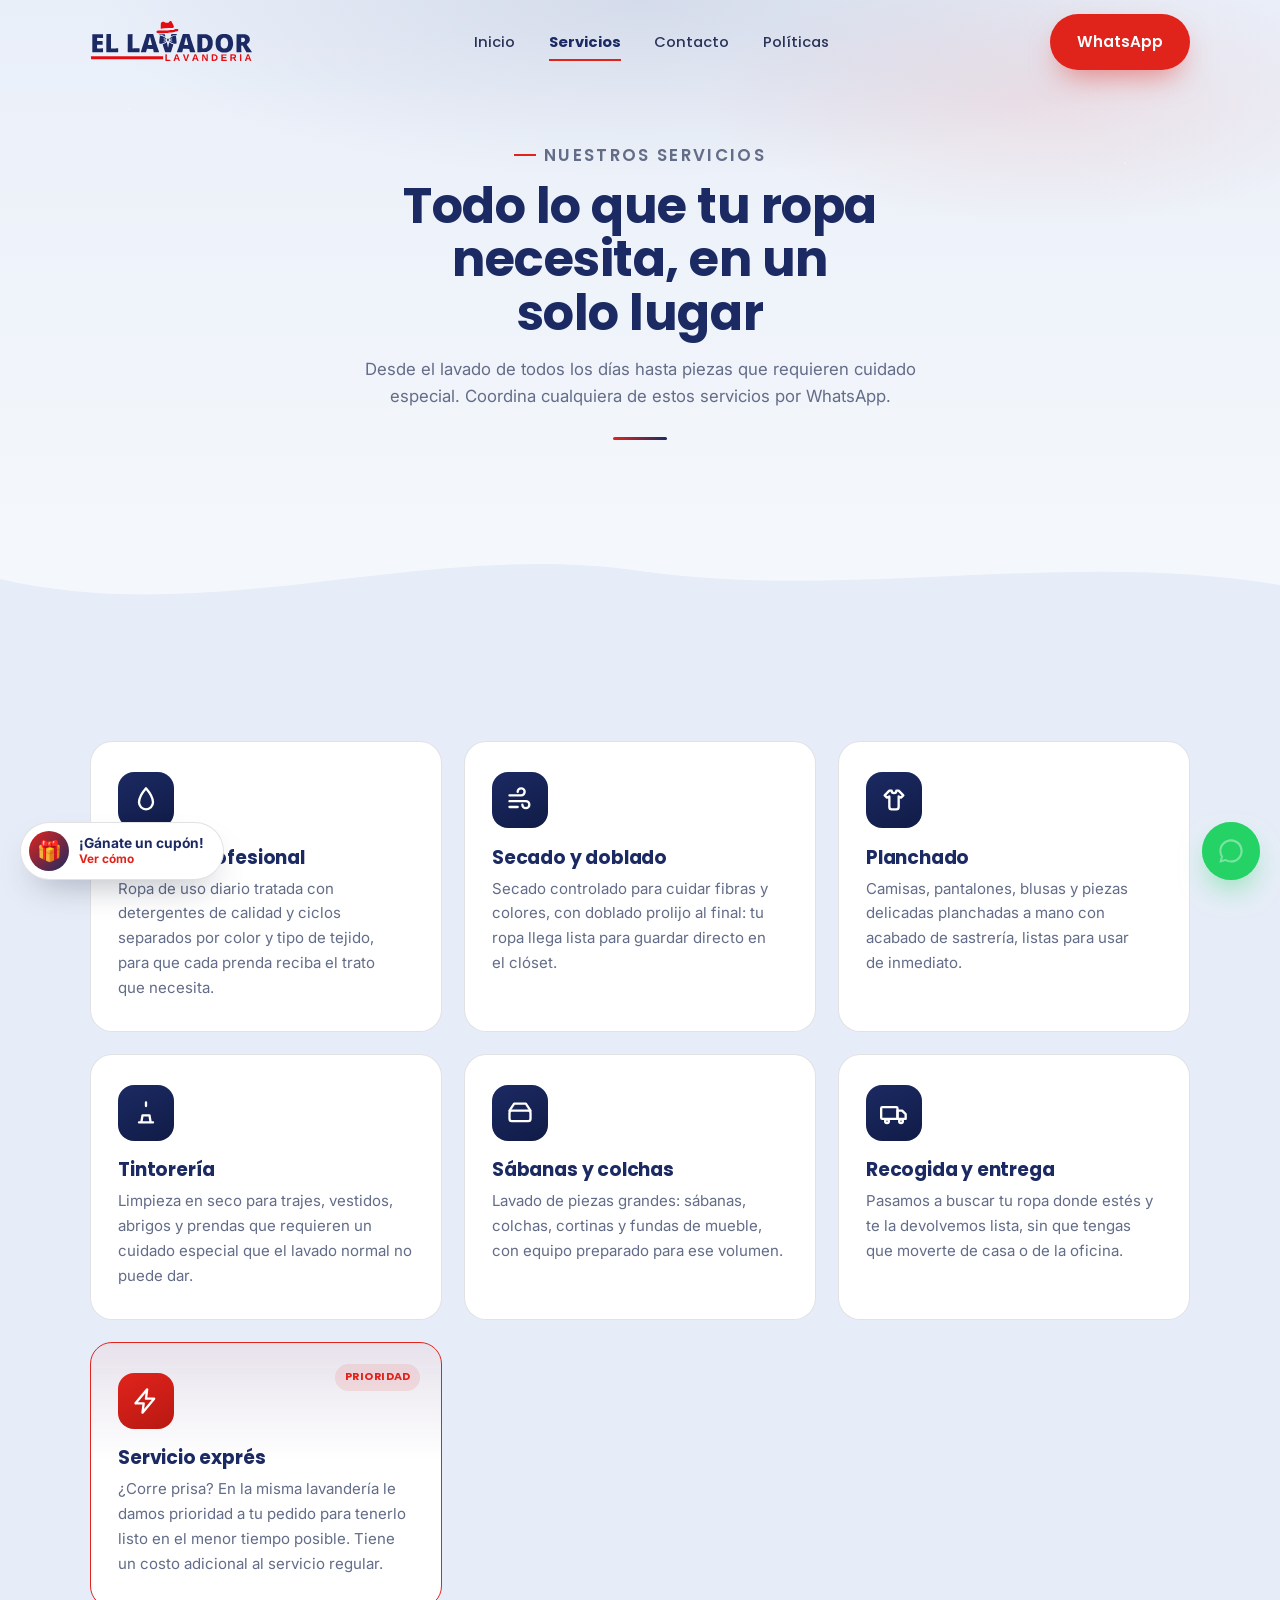
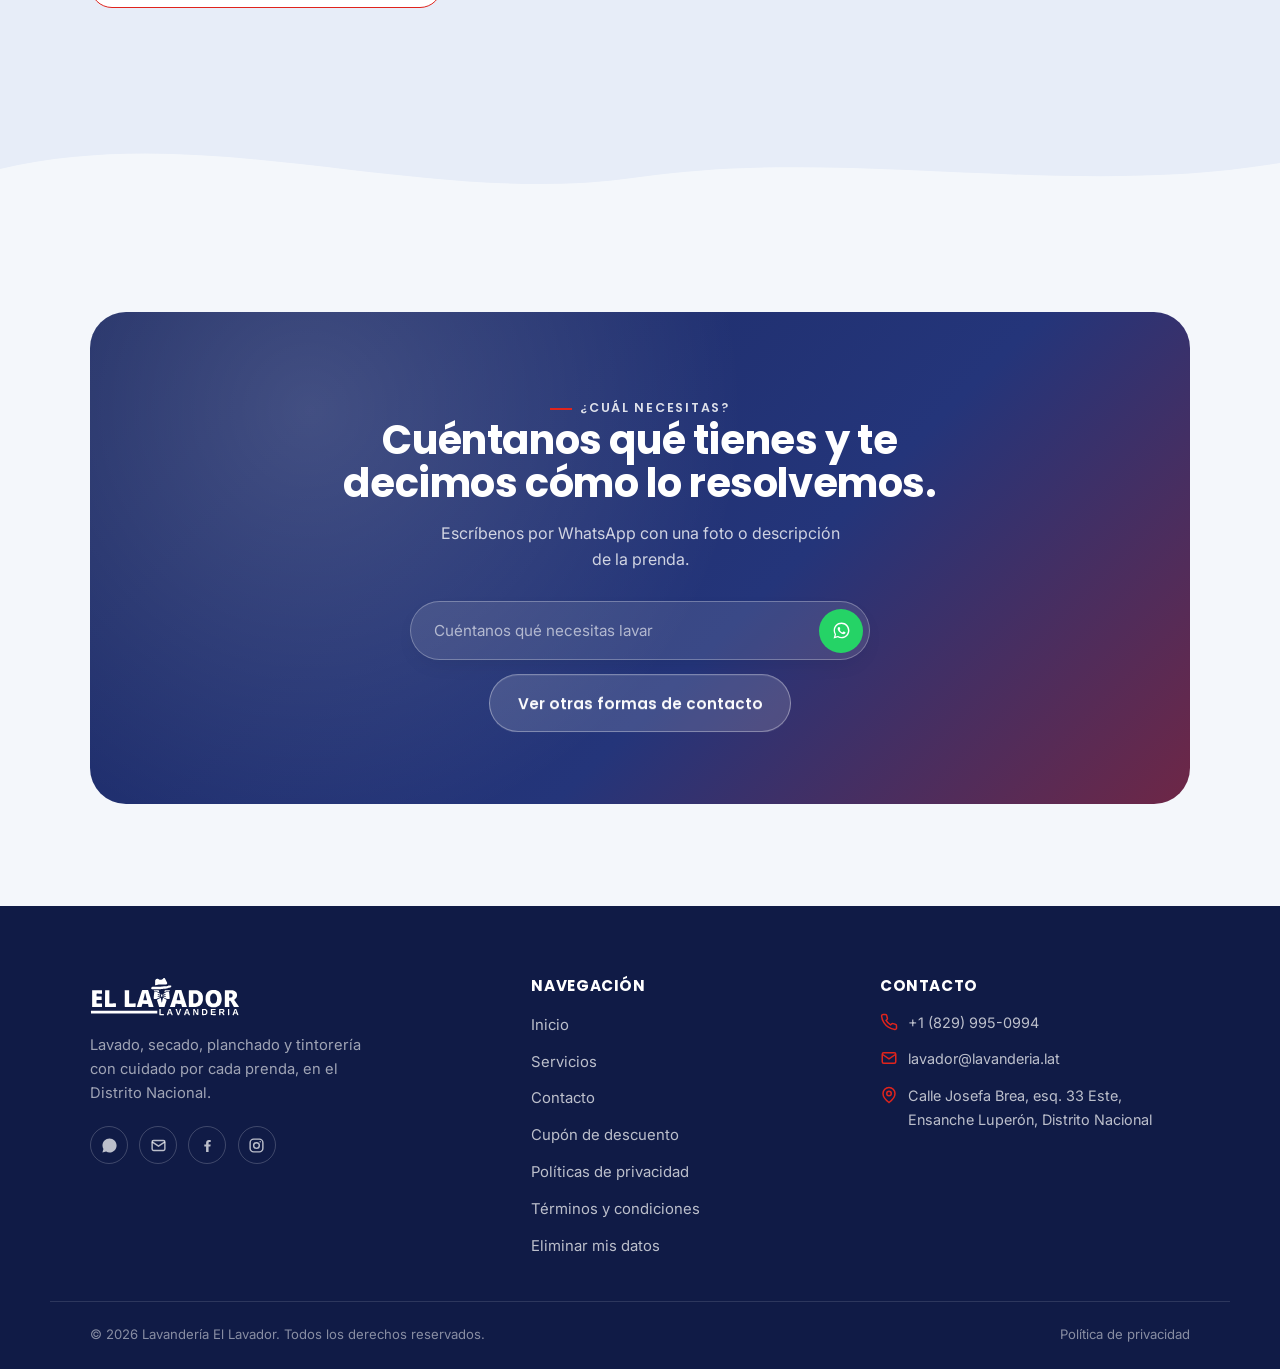
<file: servicios/index.html>
<!doctype html>
<html lang="es">
<head>
  <meta charset="utf-8">
  <meta name="viewport" content="width=device-width, initial-scale=1">
  <title>Servicios · Lavandería El Lavador</title>
  <meta name="description" content="Lavado, secado, planchado, tintorería, sábanas y recogida a domicilio. Conoce todos los servicios de Lavandería El Lavador.">
  <link rel="canonical" href="https://lavador.lavanderia.lat/servicios/">

  <link rel="icon" href="/assets/img/favicon.svg?v=20260792" type="image/svg+xml">
  <link rel="icon" href="/assets/img/favicon-32x32.png?v=20260792" sizes="32x32" type="image/png">
  <link rel="icon" href="/assets/img/favicon-16x16.png?v=20260792" sizes="16x16" type="image/png">
  <link rel="apple-touch-icon" href="/assets/img/apple-touch-icon.png?v=20260792">
  <link rel="manifest" href="/manifest.json">
  <meta name="apple-mobile-web-app-capable" content="yes">
  <meta name="apple-mobile-web-app-title" content="El Lavador">
  <meta name="theme-color" content="#1c2a63">

  <meta property="og:type" content="website">
  <meta property="og:site_name" content="Lavandería El Lavador">
  <meta property="og:locale" content="es_DO">
  <meta property="og:url" content="https://lavador.lavanderia.lat/servicios/">
  <meta property="og:title" content="Servicios · Lavandería El Lavador">
  <meta property="og:description" content="Lavado, secado, planchado, tintorería, sábanas y recogida a domicilio. Conoce todos los servicios de Lavandería El Lavador.">
  <meta property="og:image" content="https://lavador.lavanderia.lat/assets/img/og-image.png?v=20260792">
  <meta property="og:image:width" content="1200">
  <meta property="og:image:height" content="630">

  <meta name="twitter:card" content="summary_large_image">
  <meta name="twitter:title" content="Servicios · Lavandería El Lavador">
  <meta name="twitter:description" content="Lavado, secado, planchado, tintorería, sábanas y recogida a domicilio. Conoce todos los servicios de Lavandería El Lavador.">
  <meta name="twitter:image" content="https://lavador.lavanderia.lat/assets/img/og-image.png?v=20260792">
  <link rel="preconnect" href="https://fonts.googleapis.com">
  <link rel="preconnect" href="https://fonts.gstatic.com" crossorigin>
  <link rel="stylesheet" href="https://fonts.googleapis.com/css2?family=Poppins:wght@500;600;700;800&family=Inter:wght@400;500;600&display=swap">
  <link rel="stylesheet" href="/styles.css?v=20260792">
  <script type="application/ld+json">
  {
    "@context": "https://schema.org",
    "@type": "DryCleaningOrLaundry",
    "@id": "https://lavador.lavanderia.lat/",
    "name": "Lavandería El Lavador",
    "alternateName": ["El Lavador", "Lavador Lavandería", "El Lavador Lavandería"],
    "image": "https://lavador.lavanderia.lat/assets/img/og-image.png?v=20260792",
    "logo": "https://lavador.lavanderia.lat/assets/img/logo.png",
    "url": "https://lavador.lavanderia.lat/",
    "telephone": "+1-829-995-0994",
    "email": "lavador@lavanderia.lat",
    "priceRange": "$$",
    "description": "Lavandería en el Distrito Nacional con servicio de lavado, secado, planchado, tintorería, sábanas, edredones, servicio exprés y recogida y entrega a domicilio.",
    "address": {
      "@type": "PostalAddress",
      "streetAddress": "Calle Josefa Brea, esq. 33 Este",
      "addressLocality": "Ensanche Luperón, Distrito Nacional",
      "postalCode": "10401",
      "addressCountry": "DO"
    },
    "geo": {
      "@type": "GeoCoordinates",
      "latitude": 18.5012468,
      "longitude": -69.8997347
    },
    "areaServed": {
      "@type": "City",
      "name": "Santo Domingo, Distrito Nacional"
    },
    "openingHoursSpecification": [
      {
        "@type": "OpeningHoursSpecification",
        "dayOfWeek": ["Monday","Tuesday","Wednesday","Thursday","Friday","Saturday"],
        "opens": "08:00",
        "closes": "18:00"
      }
    ],
    "hasMap": "https://maps.google.com/?cid=2155532017040345843",
    "sameAs": [
      "https://www.facebook.com/lavanderiael.lavador/",
      "https://www.instagram.com/lavanderiael_lavador/",
      "https://maps.google.com/?cid=2155532017040345843"
    ]
  }
  </script>
</head>
<body>
  <a class="skip-link" href="#main">Saltar al contenido</a>

  <header class="nav" data-nav>
    <div class="container nav-inner">
      <a class="brand" href="/" aria-label="Lavandería El Lavador — inicio">
        <img src="/assets/img/logo-vector.svg" alt="Lavandería El Lavador" width="160" height="45">
      </a>
      <nav class="nav-links" aria-label="Navegación principal">
        <a href="/">Inicio</a>
        <a href="/servicios/" aria-current="page">Servicios</a>
        <a href="/contacto/">Contacto</a>
        <a href="/politica/">Políticas</a>
      </nav>
      <a class="btn btn-primary nav-cta" href="https://wa.me/18299950994" target="_blank" rel="noopener">WhatsApp</a>
      <button class="nav-toggle" aria-label="Abrir menú" aria-expanded="false">
        <span></span><span></span><span></span>
      </button>
    </div>
  </header>

  <div class="mobile-menu" aria-hidden="true">
    <div class="mm-head">
      <img src="/assets/img/logo-vector-white.svg" alt="Lavandería El Lavador" width="150" height="42">
    </div>
    <nav class="mm-links" aria-label="Navegación móvil">
      <a href="/"><span class="mm-num">01</span><span class="mm-txt">Inicio</span><svg class="mm-arrow" viewBox="0 0 24 24" fill="none" stroke="currentColor" stroke-width="2" stroke-linecap="round" stroke-linejoin="round" aria-hidden="true"><path d="M9 6l6 6-6 6"/></svg></a>
      <a href="/servicios/" aria-current="page"><span class="mm-num">02</span><span class="mm-txt">Servicios</span><svg class="mm-arrow" viewBox="0 0 24 24" fill="none" stroke="currentColor" stroke-width="2" stroke-linecap="round" stroke-linejoin="round" aria-hidden="true"><path d="M9 6l6 6-6 6"/></svg></a>
      <a href="/contacto/"><span class="mm-num">03</span><span class="mm-txt">Contacto</span><svg class="mm-arrow" viewBox="0 0 24 24" fill="none" stroke="currentColor" stroke-width="2" stroke-linecap="round" stroke-linejoin="round" aria-hidden="true"><path d="M9 6l6 6-6 6"/></svg></a>
      <a href="/politica/"><span class="mm-num">04</span><span class="mm-txt">Políticas</span><svg class="mm-arrow" viewBox="0 0 24 24" fill="none" stroke="currentColor" stroke-width="2" stroke-linecap="round" stroke-linejoin="round" aria-hidden="true"><path d="M9 6l6 6-6 6"/></svg></a>
    </nav>
    <div class="mm-foot">
      <a class="btn btn-primary mm-cta" href="https://wa.me/18299950994" target="_blank" rel="noopener"><svg viewBox="0 0 24 24" fill="currentColor" aria-hidden="true"><path d="M12.04 2c-5.5 0-9.96 4.46-9.96 9.96 0 1.76.46 3.48 1.34 5L2 22l5.2-1.36a9.94 9.94 0 0 0 4.84 1.23h.01c5.5 0 9.96-4.46 9.96-9.96S17.54 2 12.04 2Z"/></svg>Escribir por WhatsApp</a>
      <div class="mm-contact">
        <a href="tel:+18299950994">+1 (829) 995-0994</a>
        <a href="mailto:lavador@lavanderia.lat">lavador@lavanderia.lat</a>
      </div>
    </div>
  </div>

  <main id="main">
    <section class="page-hero">
      <span class="bubble q1" style="top:20%;left:10%" aria-hidden="true"></span>
      <span class="bubble q3" style="top:30%;right:12%" aria-hidden="true"></span>
      <div class="container section-head center">
        <p class="eyebrow">Nuestros servicios</p>
        <h1>Todo lo que tu ropa necesita, en un solo lugar</h1>
        <p>Desde el lavado de todos los días hasta piezas que requieren cuidado especial. Coordina cualquiera de estos servicios por WhatsApp.</p>
      </div>
    </section>

    <div class="wave-divider" style="color:var(--bg-2)" aria-hidden="true">
      <svg viewBox="0 0 1440 100" preserveAspectRatio="none"><path fill="currentColor" d="M0,40 C240,90 480,0 720,32 C960,62 1200,10 1440,46 L1440,100 L0,100 Z"/></svg>
    </div>

    <section class="section section-bg-alt">
      <div class="container">
        <div class="services-grid" data-reveal>

          <article class="service-card" data-tilt>
            <div class="service-icon">
              <svg viewBox="0 0 24 24" fill="none" stroke="currentColor" stroke-width="2" stroke-linecap="round" stroke-linejoin="round"><path d="M12 2s6 7 6 12a6 6 0 0 1-12 0c0-5 6-12 6-12Z"/></svg>
            </div>
            <h3>Lavado profesional</h3>
            <p>Ropa de uso diario tratada con detergentes de calidad y ciclos separados por color y tipo de tejido, para que cada prenda reciba el trato que necesita.</p>
          </article>

          <article class="service-card" data-tilt>
            <div class="service-icon">
              <svg viewBox="0 0 24 24" fill="none" stroke="currentColor" stroke-width="2" stroke-linecap="round" stroke-linejoin="round"><path d="M3 8h10a3 3 0 1 0-3-3M3 13h14a3 3 0 1 1-3 3M3 18h7"/></svg>
            </div>
            <h3>Secado y doblado</h3>
            <p>Secado controlado para cuidar fibras y colores, con doblado prolijo al final: tu ropa llega lista para guardar directo en el clóset.</p>
          </article>

          <article class="service-card" data-tilt>
            <div class="service-icon">
              <svg viewBox="0 0 24 24" fill="none" stroke="currentColor" stroke-width="2" stroke-linecap="round" stroke-linejoin="round"><path d="M8 4 4 8l2 2 2-1v9a2 2 0 0 0 2 2h4a2 2 0 0 0 2-2v-9l2 1 2-2-4-4h-2a2 2 0 0 1-4 0Z"/></svg>
            </div>
            <h3>Planchado</h3>
            <p>Camisas, pantalones, blusas y piezas delicadas planchadas a mano con acabado de sastrería, listas para usar de inmediato.</p>
          </article>

          <article class="service-card" data-tilt>
            <div class="service-icon">
              <svg viewBox="0 0 24 24" fill="none" stroke="currentColor" stroke-width="2" stroke-linecap="round" stroke-linejoin="round"><path d="M12 3v3M8 20h8l-1-6H9l-1 6ZM6 20h12"/></svg>
            </div>
            <h3>Tintorería</h3>
            <p>Limpieza en seco para trajes, vestidos, abrigos y prendas que requieren un cuidado especial que el lavado normal no puede dar.</p>
          </article>

          <article class="service-card" data-tilt>
            <div class="service-icon">
              <svg viewBox="0 0 24 24" fill="none" stroke="currentColor" stroke-width="2" stroke-linecap="round" stroke-linejoin="round"><rect x="3" y="10" width="18" height="9" rx="2"/><path d="M3 10 7 4h10l4 6"/></svg>
            </div>
            <h3>Sábanas y colchas</h3>
            <p>Lavado de piezas grandes: sábanas, colchas, cortinas y fundas de mueble, con equipo preparado para ese volumen.</p>
          </article>

          <article class="service-card" data-tilt>
            <div class="service-icon">
              <svg viewBox="0 0 24 24" fill="none" stroke="currentColor" stroke-width="2" stroke-linecap="round" stroke-linejoin="round"><rect x="1" y="7" width="14" height="10" rx="1"/><path d="M15 10h4l3 3v4h-7z"/><circle cx="6" cy="19" r="1.6"/><circle cx="18" cy="19" r="1.6"/></svg>
            </div>
            <h3>Recogida y entrega</h3>
            <p>Pasamos a buscar tu ropa donde estés y te la devolvemos lista, sin que tengas que moverte de casa o de la oficina.</p>
          </article>

          <article class="service-card is-express" data-tilt>
            <span class="express-tag">Prioridad</span>
            <div class="service-icon">
              <svg viewBox="0 0 24 24" fill="none" stroke="currentColor" stroke-width="2" stroke-linecap="round" stroke-linejoin="round"><path d="M13 2 3 14h7l-1 8 10-12h-7l1-8Z"/></svg>
            </div>
            <h3>Servicio exprés</h3>
            <p>¿Corre prisa? En la misma lavandería le damos prioridad a tu pedido para tenerlo listo en el menor tiempo posible. Tiene un costo adicional al servicio regular.</p>
          </article>

        </div>
      </div>
    </section>

    <div class="wave-divider flip" style="color:var(--bg-2)" aria-hidden="true">
      <svg viewBox="0 0 1440 100" preserveAspectRatio="none"><path fill="currentColor" d="M0,40 C240,90 480,0 720,32 C960,62 1200,10 1440,46 L1440,100 L0,100 Z"/></svg>
    </div>

    <section class="section">
      <div class="container">
        <div class="cta-banner" data-reveal>
          <p class="eyebrow" style="color:rgba(255,255,255,.85)">¿Cuál necesitas?</p>
          <h2>Cuéntanos qué tienes y te decimos cómo lo resolvemos.</h2>
          <p>Escríbenos por WhatsApp con una foto o descripción de la prenda.</p>
          <form class="wa-quickform on-dark" data-wa-form action="https://wa.me/18299950994" method="GET" target="_blank" style="margin-top:1.8rem">
            <input type="text" name="text" placeholder="Cuéntanos qué necesitas lavar" aria-label="Escribe tu mensaje para WhatsApp" required>
            <button type="submit" aria-label="Enviar por WhatsApp">
              <svg viewBox="0 0 24 24" fill="currentColor" aria-hidden="true"><path d="M12.04 2c-5.5 0-9.96 4.46-9.96 9.96 0 1.76.46 3.48 1.34 5L2 22l5.2-1.36a9.94 9.94 0 0 0 4.84 1.23h.01c5.5 0 9.96-4.46 9.96-9.96S17.54 2 12.04 2Zm0 18.2c-1.5 0-2.97-.4-4.26-1.16l-.3-.18-3.1.81.83-3.02-.2-.31a8.16 8.16 0 0 1-1.26-4.38c0-4.52 3.68-8.2 8.2-8.2 4.52 0 8.2 3.68 8.2 8.2 0 4.52-3.68 8.2-8.2 8.2Zm4.5-6.14c-.24-.12-1.44-.71-1.66-.79-.22-.08-.39-.12-.55.12-.16.24-.63.79-.78.95-.14.16-.28.18-.53.06-.24-.12-1.02-.38-1.95-1.2-.72-.64-1.2-1.44-1.35-1.68-.14-.24-.02-.37.11-.49.11-.11.24-.28.36-.42.12-.14.16-.24.24-.4.08-.16.04-.3-.02-.42-.06-.12-.55-1.33-.76-1.82-.2-.48-.4-.42-.55-.42h-.47c-.16 0-.42.06-.64.3-.22.24-.84.82-.84 2s.86 2.32.98 2.48c.12.16 1.7 2.6 4.12 3.64.58.25 1.03.4 1.38.51.58.18 1.11.16 1.52.1.46-.07 1.44-.59 1.64-1.16.2-.57.2-1.06.14-1.16-.06-.1-.22-.16-.46-.28Z"/></svg>
            </button>
          </form>
          <div class="hero-actions" style="margin-top:.9rem">
            <a class="btn btn-ghost" href="/contacto/">Ver otras formas de contacto</a>
          </div>
        </div>
      </div>
    </section>
  </main>

  <footer class="footer">
    <div class="container footer-inner">
      <div class="footer-brand">
        <img src="/assets/img/logo-vector-white.svg" alt="Lavandería El Lavador" width="150" height="42">
        <p>Lavado, secado, planchado y tintorería con cuidado por cada prenda, en el Distrito Nacional.</p>
        <div class="footer-social">
          <a href="https://wa.me/18299950994" target="_blank" rel="noopener" aria-label="WhatsApp">
            <svg viewBox="0 0 24 24" fill="currentColor"><path d="M12.04 2c-5.5 0-9.96 4.46-9.96 9.96 0 1.76.46 3.48 1.34 5L2 22l5.2-1.36a9.94 9.94 0 0 0 4.84 1.23h.01c5.5 0 9.96-4.46 9.96-9.96S17.54 2 12.04 2Z"/></svg>
          </a>
          <a href="mailto:lavador@lavanderia.lat" aria-label="Correo">
            <svg viewBox="0 0 24 24" fill="none" stroke="currentColor" stroke-width="2"><rect x="3" y="5" width="18" height="14" rx="2"/><path d="m3 7 9 6 9-6"/></svg>
          </a>
          <a href="https://www.facebook.com/lavanderiael.lavador/" target="_blank" rel="noopener" aria-label="Facebook">
            <svg viewBox="0 0 24 24" fill="currentColor"><path d="M13.5 21v-7.5H16l.5-3H13.5V8.5c0-.9.25-1.5 1.53-1.5H16.5V4.36C16.2 4.32 15.2 4.24 14 4.24c-2.4 0-4 1.47-4 4.17V10.5H7.5v3H10V21h3.5Z"/></svg>
          </a>
          <a href="https://www.instagram.com/lavanderiael_lavador/" target="_blank" rel="noopener" aria-label="Instagram">
            <svg viewBox="0 0 24 24" fill="none" stroke="currentColor" stroke-width="2"><rect x="3" y="3" width="18" height="18" rx="5"/><circle cx="12" cy="12" r="4"/><circle cx="17.2" cy="6.8" r="1.1" fill="currentColor" stroke="none"/></svg>
          </a>
        </div>
      </div>
      <div class="footer-nav">
        <h4>Navegación</h4>
        <ul class="footer-links">
          <li><a href="/">Inicio</a></li>
          <li><a href="/servicios/">Servicios</a></li>
          <li><a href="/contacto/">Contacto</a></li>
          <li><a href="/cupon/">Cupón de descuento</a></li>
          <li><a href="/politica/">Políticas de privacidad</a></li>
          <li><a href="/terminos/">Términos y condiciones</a></li>
          <li><a href="/eliminar-datos/">Eliminar mis datos</a></li>
        </ul>
      </div>
      <div class="footer-contact-wrap">
        <h4>Contacto</h4>
        <ul class="footer-contact">
          <li>
            <svg viewBox="0 0 24 24" fill="none" stroke="currentColor" stroke-width="2"><path d="M22 16.92v3a2 2 0 0 1-2.18 2 19.79 19.79 0 0 1-8.63-3.07 19.5 19.5 0 0 1-6-6 19.79 19.79 0 0 1-3.07-8.67A2 2 0 0 1 4.11 2h3a2 2 0 0 1 2 1.72c.13.96.36 1.9.68 2.81a2 2 0 0 1-.45 2.11L8.09 9.91a16 16 0 0 0 6 6l1.27-1.27a2 2 0 0 1 2.11-.45c.91.32 1.85.55 2.81.68A2 2 0 0 1 22 16.92Z"/></svg>
            <span>+1 (829) 995-0994</span>
          </li>
          <li>
            <svg viewBox="0 0 24 24" fill="none" stroke="currentColor" stroke-width="2"><rect x="3" y="5" width="18" height="14" rx="2"/><path d="m3 7 9 6 9-6"/></svg>
            <span>lavador@lavanderia.lat</span>
          </li>
          <li>
            <svg viewBox="0 0 24 24" fill="none" stroke="currentColor" stroke-width="2"><path d="M20 10c0 6-8 12-8 12s-8-6-8-12a8 8 0 0 1 16 0Z"/><circle cx="12" cy="10" r="3"/></svg>
            <span>Calle Josefa Brea, esq. 33 Este, Ensanche Luperón, Distrito Nacional</span>
          </li>
        </ul>
      </div>
    </div>
    <div class="container footer-bottom">
      <span>© <span data-year>2026</span> Lavandería El Lavador. Todos los derechos reservados.</span>
      <a href="/politica/">Política de privacidad</a>
    </div>
  </footer>

  <div class="wa-chat" data-wa-chat>
    <div class="wa-chat-panel" data-wa-chat-panel>
      <div class="wa-chat-header">
        <div class="wa-chat-avatar"><img src="/assets/img/logo-vector.svg" alt=""></div>
        <div class="wa-chat-who">
          <strong>El Lavador</strong>
          <span class="wa-chat-status"><i></i> Normalmente responde rápido</span>
        </div>
        <button class="wa-chat-close" type="button" data-wa-chat-toggle aria-label="Cerrar chat">&times;</button>
      </div>
      <div class="wa-chat-body">
        <p class="wa-chat-bubble">¡Hola! 👋 ¿Qué necesitas lavar? Escríbelo aquí y te respondemos por WhatsApp.</p>
      </div>
      <form class="wa-quickform wa-chat-form" data-wa-form action="https://wa.me/18299950994" method="GET" target="_blank">
        <input type="text" name="text" placeholder="Escribe tu mensaje..." aria-label="Mensaje para WhatsApp" required>
        <button type="submit" aria-label="Enviar por WhatsApp">
          <svg viewBox="0 0 24 24" fill="currentColor" aria-hidden="true"><path d="M12.04 2c-5.5 0-9.96 4.46-9.96 9.96 0 1.76.46 3.48 1.34 5L2 22l5.2-1.36a9.94 9.94 0 0 0 4.84 1.23h.01c5.5 0 9.96-4.46 9.96-9.96S17.54 2 12.04 2Zm0 18.2c-1.5 0-2.97-.4-4.26-1.16l-.3-.18-3.1.81.83-3.02-.2-.31a8.16 8.16 0 0 1-1.26-4.38c0-4.52 3.68-8.2 8.2-8.2 4.52 0 8.2 3.68 8.2 8.2 0 4.52-3.68 8.2-8.2 8.2Z"/></svg>
        </button>
      </form>
    </div>
    <a class="wa-float" href="https://wa.me/18299950994" target="_blank" rel="noopener" data-wa-chat-toggle aria-expanded="false" aria-label="Abrir chat de WhatsApp">
      <span class="ping" aria-hidden="true"></span>
      <svg viewBox="0 0 24 24" fill="currentColor" aria-hidden="true"><path d="M12.04 2c-5.5 0-9.96 4.46-9.96 9.96 0 1.76.46 3.48 1.34 5L2 22l5.2-1.36a9.94 9.94 0 0 0 4.84 1.23h.01c5.5 0 9.96-4.46 9.96-9.96S17.54 2 12.04 2Zm0 18.2c-1.5 0-2.97-.4-4.26-1.16l-.3-.18-3.1.81.83-3.02-.2-.31a8.16 8.16 0 0 1-1.26-4.38c0-4.52 3.68-8.2 8.2-8.2 4.52 0 8.2 3.68 8.2 8.2 0 4.52-3.68 8.2-8.2 8.2Z"/></svg>
    </a>
  </div>

  <div class="promo-badge" data-promo-modal aria-hidden="true">
    <a class="promo-badge-link" href="/cupon/">
      <span class="promo-badge-icon" aria-hidden="true">🎁</span>
      <span class="promo-badge-text">
        <strong data-promo-title>¡Gánate un cupón!</strong>
        <span>Ver cómo</span>
      </span>
    </a>
  </div>

  <script defer src="/lib/gsap.min.js"></script>
  <script defer src="/lib/ScrollTrigger.min.js"></script>
  <script defer src="/lib/manifest.js"></script>
  <script defer src="/main.js?v=20260792"></script>
</body>
</html>
</file>
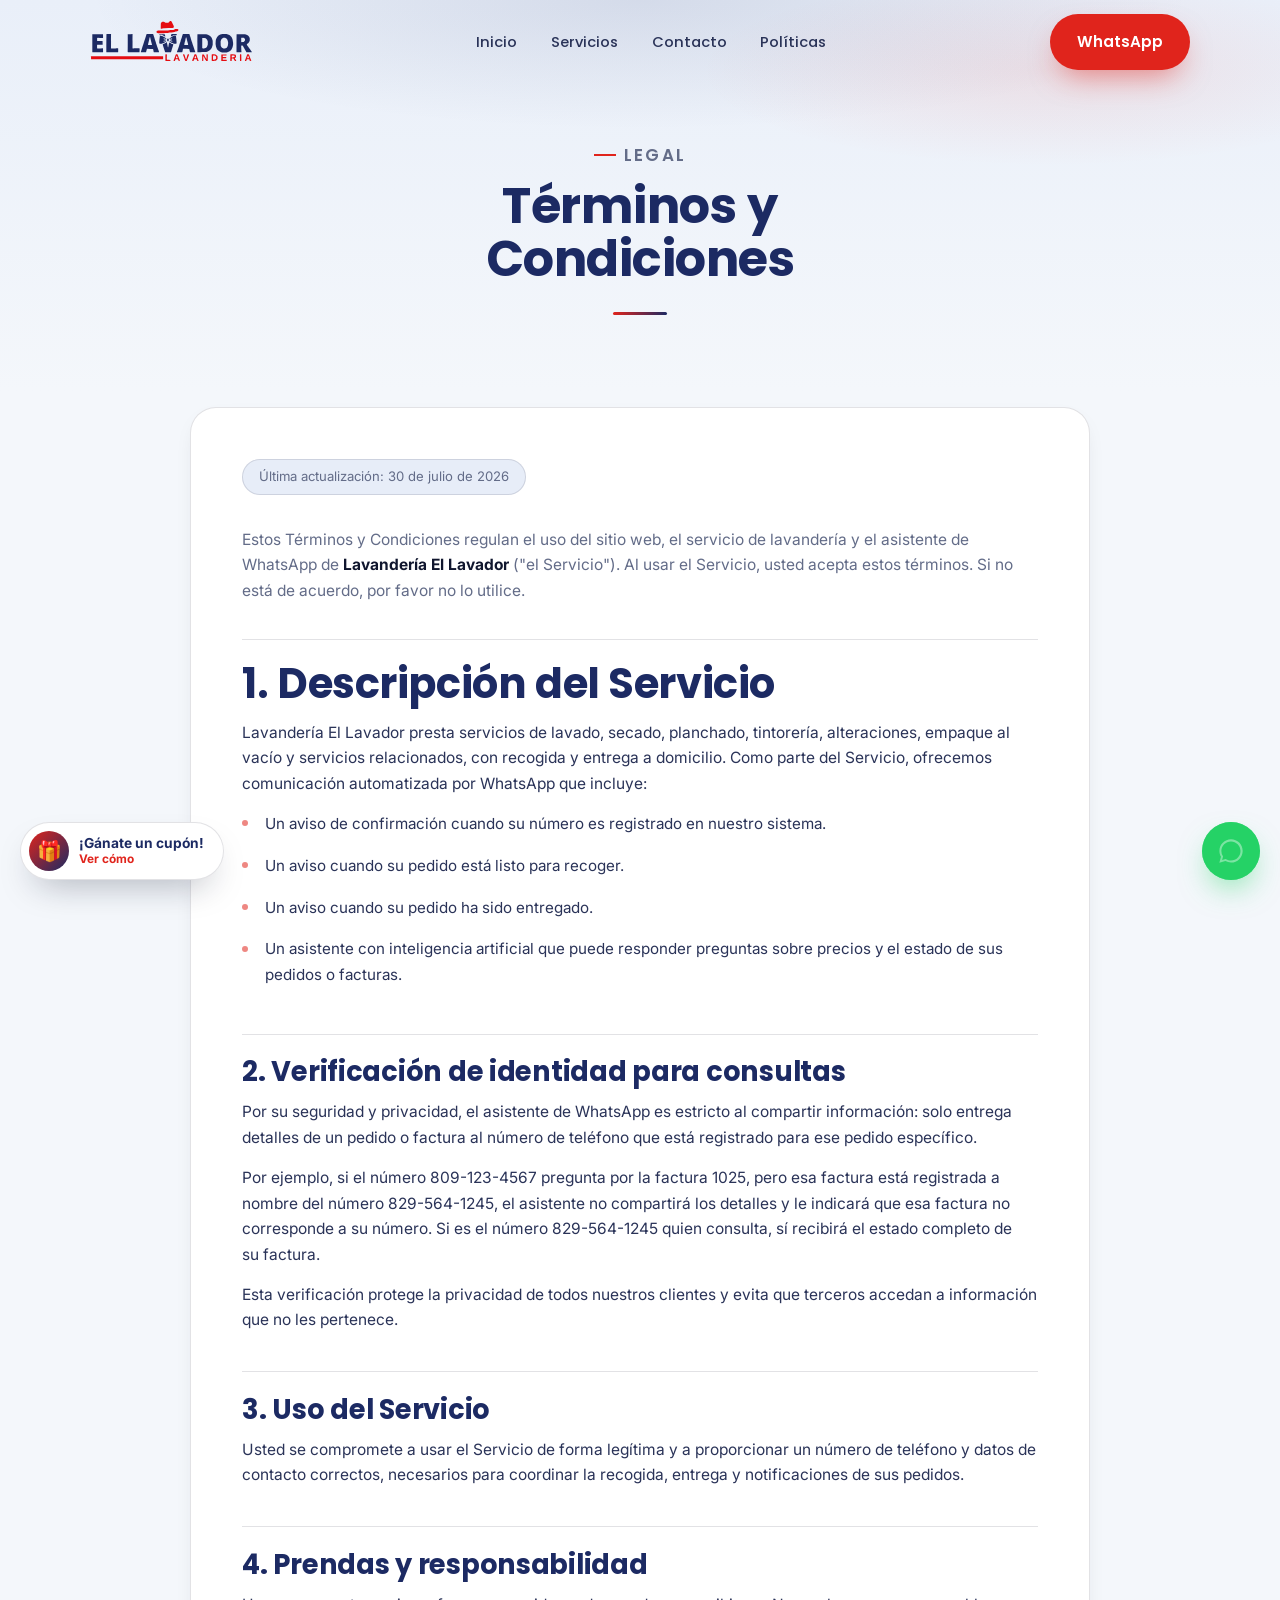
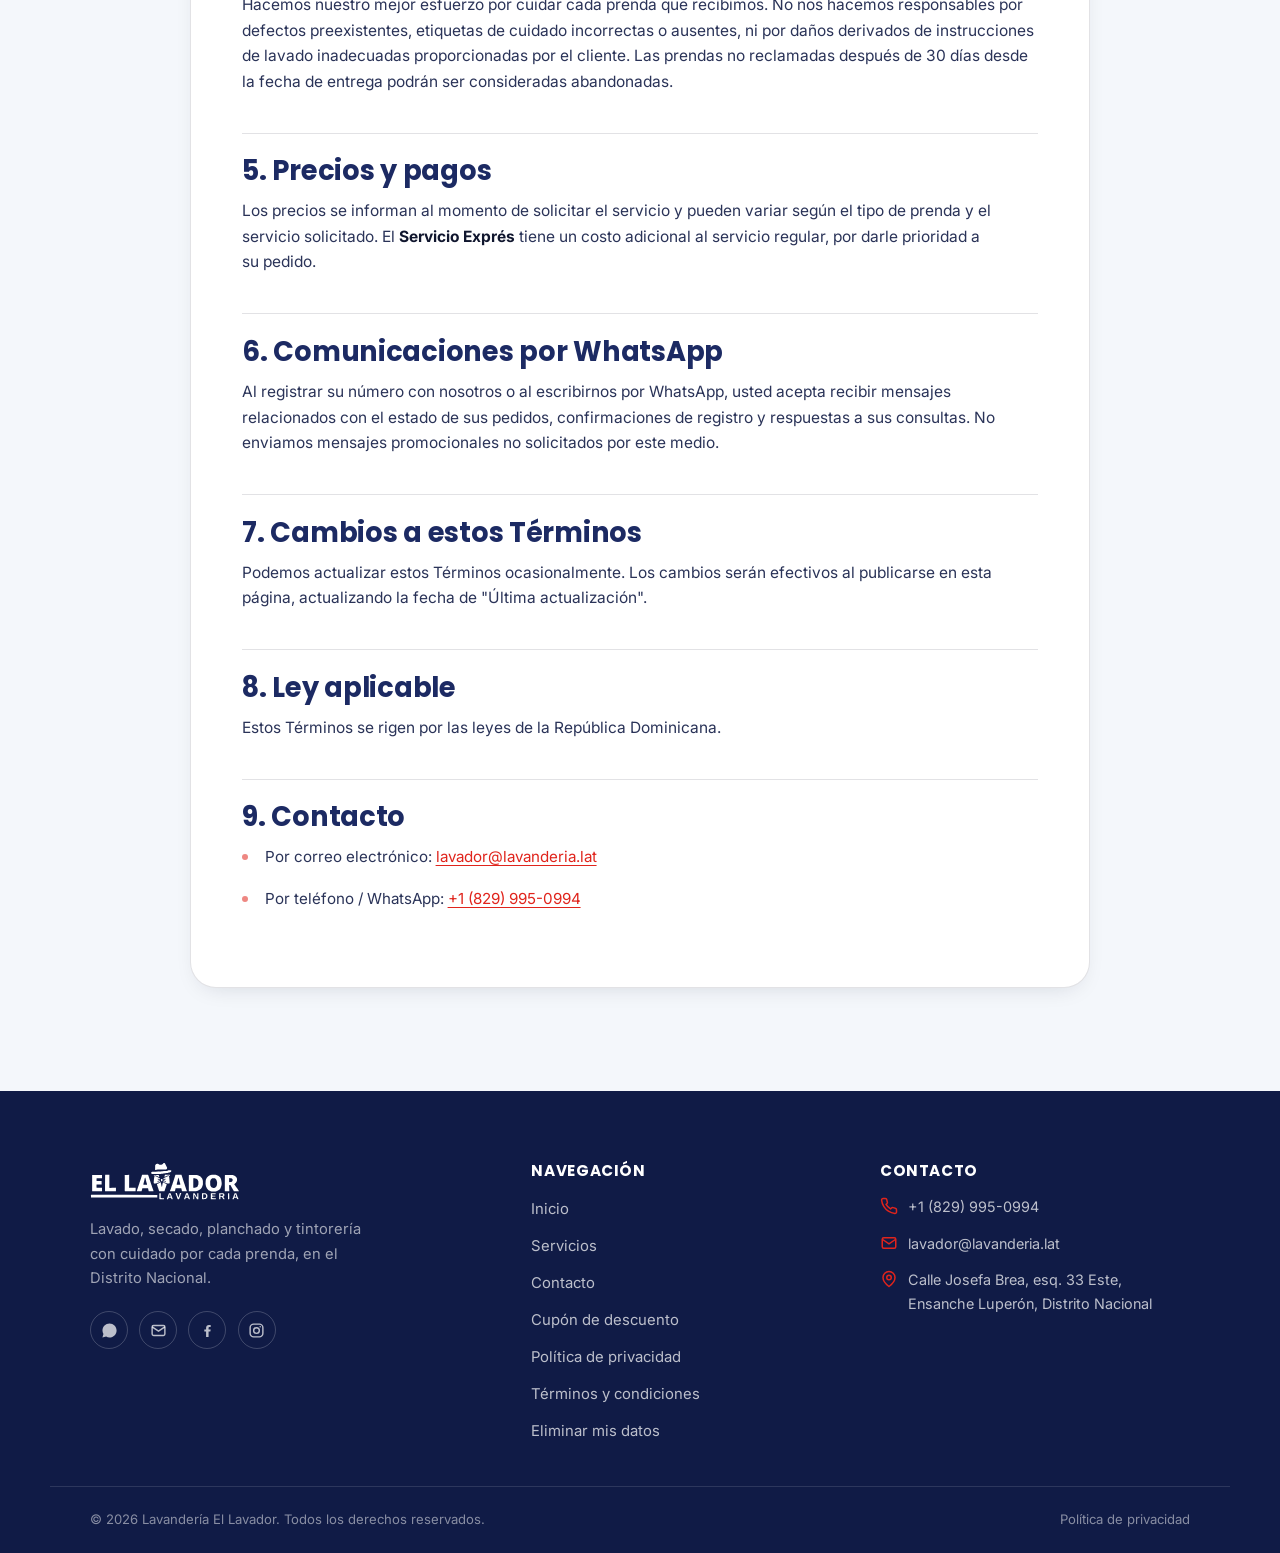
<file: terminos/index.html>
<!doctype html>
<html lang="es">
<head>
  <meta charset="utf-8">
  <meta name="viewport" content="width=device-width, initial-scale=1">
  <title>Términos y Condiciones · Lavandería El Lavador</title>
  <meta name="description" content="Términos y condiciones del servicio de Lavandería El Lavador, incluyendo el uso del asistente de WhatsApp.">
  <link rel="canonical" href="https://lavador.lavanderia.lat/terminos/">

  <link rel="icon" href="/assets/img/favicon.svg?v=20260792" type="image/svg+xml">
  <link rel="icon" href="/assets/img/favicon-32x32.png?v=20260792" sizes="32x32" type="image/png">
  <link rel="icon" href="/assets/img/favicon-16x16.png?v=20260792" sizes="16x16" type="image/png">
  <link rel="apple-touch-icon" href="/assets/img/apple-touch-icon.png?v=20260792">
  <link rel="manifest" href="/manifest.json">
  <meta name="apple-mobile-web-app-capable" content="yes">
  <meta name="apple-mobile-web-app-title" content="El Lavador">
  <meta name="theme-color" content="#1c2a63">

  <meta property="og:type" content="website">
  <meta property="og:site_name" content="Lavandería El Lavador">
  <meta property="og:locale" content="es_DO">
  <meta property="og:url" content="https://lavador.lavanderia.lat/terminos/">
  <meta property="og:title" content="Términos y Condiciones · Lavandería El Lavador">
  <meta property="og:description" content="Términos y condiciones del servicio de Lavandería El Lavador, incluyendo el uso del asistente de WhatsApp.">
  <meta property="og:image" content="https://lavador.lavanderia.lat/assets/img/og-image.png?v=20260792">
  <meta property="og:image:width" content="1200">
  <meta property="og:image:height" content="630">

  <meta name="twitter:card" content="summary_large_image">
  <meta name="twitter:title" content="Términos y Condiciones · Lavandería El Lavador">
  <meta name="twitter:description" content="Términos y condiciones del servicio de Lavandería El Lavador, incluyendo el uso del asistente de WhatsApp.">
  <meta name="twitter:image" content="https://lavador.lavanderia.lat/assets/img/og-image.png?v=20260792">
  <link rel="preconnect" href="https://fonts.googleapis.com">
  <link rel="preconnect" href="https://fonts.gstatic.com" crossorigin>
  <link rel="stylesheet" href="https://fonts.googleapis.com/css2?family=Poppins:wght@500;600;700;800&family=Inter:wght@400;500;600&display=swap">
  <link rel="stylesheet" href="/styles.css?v=20260792">
  <script type="application/ld+json">
  {
    "@context": "https://schema.org",
    "@type": "DryCleaningOrLaundry",
    "@id": "https://lavador.lavanderia.lat/",
    "name": "Lavandería El Lavador",
    "alternateName": ["El Lavador", "Lavador Lavandería", "El Lavador Lavandería"],
    "image": "https://lavador.lavanderia.lat/assets/img/og-image.png?v=20260792",
    "logo": "https://lavador.lavanderia.lat/assets/img/logo.png",
    "url": "https://lavador.lavanderia.lat/",
    "telephone": "+1-829-995-0994",
    "email": "lavador@lavanderia.lat",
    "priceRange": "$$",
    "description": "Lavandería en el Distrito Nacional con servicio de lavado, secado, planchado, tintorería, sábanas, edredones, servicio exprés y recogida y entrega a domicilio.",
    "address": {
      "@type": "PostalAddress",
      "streetAddress": "Calle Josefa Brea, esq. 33 Este",
      "addressLocality": "Ensanche Luperón, Distrito Nacional",
      "postalCode": "10401",
      "addressCountry": "DO"
    },
    "geo": {
      "@type": "GeoCoordinates",
      "latitude": 18.5012468,
      "longitude": -69.8997347
    },
    "areaServed": {
      "@type": "City",
      "name": "Santo Domingo, Distrito Nacional"
    },
    "openingHoursSpecification": [
      {
        "@type": "OpeningHoursSpecification",
        "dayOfWeek": ["Monday","Tuesday","Wednesday","Thursday","Friday","Saturday"],
        "opens": "08:00",
        "closes": "18:00"
      }
    ],
    "hasMap": "https://maps.google.com/?cid=2155532017040345843",
    "sameAs": [
      "https://www.facebook.com/lavanderiael.lavador/",
      "https://www.instagram.com/lavanderiael_lavador/",
      "https://maps.google.com/?cid=2155532017040345843"
    ]
  }
  </script>
</head>
<body>
  <a class="skip-link" href="#main">Saltar al contenido</a>

  <header class="nav" data-nav>
    <div class="container nav-inner">
      <a class="brand" href="/" aria-label="Lavandería El Lavador — inicio">
        <img src="/assets/img/logo-vector.svg" alt="Lavandería El Lavador" width="160" height="45">
      </a>
      <nav class="nav-links" aria-label="Navegación principal">
        <a href="/">Inicio</a>
        <a href="/servicios/">Servicios</a>
        <a href="/contacto/">Contacto</a>
        <a href="/politica/">Políticas</a>
      </nav>
      <a class="btn btn-primary nav-cta" href="https://wa.me/18299950994" target="_blank" rel="noopener">WhatsApp</a>
      <button class="nav-toggle" aria-label="Abrir menú" aria-expanded="false">
        <span></span><span></span><span></span>
      </button>
    </div>
  </header>

  <div class="mobile-menu" aria-hidden="true">
    <div class="mm-head">
      <img src="/assets/img/logo-vector-white.svg" alt="Lavandería El Lavador" width="150" height="42">
    </div>
    <nav class="mm-links" aria-label="Navegación móvil">
      <a href="/"><span class="mm-num">01</span><span class="mm-txt">Inicio</span><svg class="mm-arrow" viewBox="0 0 24 24" fill="none" stroke="currentColor" stroke-width="2" stroke-linecap="round" stroke-linejoin="round" aria-hidden="true"><path d="M9 6l6 6-6 6"/></svg></a>
      <a href="/servicios/"><span class="mm-num">02</span><span class="mm-txt">Servicios</span><svg class="mm-arrow" viewBox="0 0 24 24" fill="none" stroke="currentColor" stroke-width="2" stroke-linecap="round" stroke-linejoin="round" aria-hidden="true"><path d="M9 6l6 6-6 6"/></svg></a>
      <a href="/contacto/"><span class="mm-num">03</span><span class="mm-txt">Contacto</span><svg class="mm-arrow" viewBox="0 0 24 24" fill="none" stroke="currentColor" stroke-width="2" stroke-linecap="round" stroke-linejoin="round" aria-hidden="true"><path d="M9 6l6 6-6 6"/></svg></a>
      <a href="/politica/"><span class="mm-num">04</span><span class="mm-txt">Políticas</span><svg class="mm-arrow" viewBox="0 0 24 24" fill="none" stroke="currentColor" stroke-width="2" stroke-linecap="round" stroke-linejoin="round" aria-hidden="true"><path d="M9 6l6 6-6 6"/></svg></a>
    </nav>
    <div class="mm-foot">
      <a class="btn btn-primary mm-cta" href="https://wa.me/18299950994" target="_blank" rel="noopener"><svg viewBox="0 0 24 24" fill="currentColor" aria-hidden="true"><path d="M12.04 2c-5.5 0-9.96 4.46-9.96 9.96 0 1.76.46 3.48 1.34 5L2 22l5.2-1.36a9.94 9.94 0 0 0 4.84 1.23h.01c5.5 0 9.96-4.46 9.96-9.96S17.54 2 12.04 2Z"/></svg>Escribir por WhatsApp</a>
      <div class="mm-contact">
        <a href="tel:+18299950994">+1 (829) 995-0994</a>
        <a href="mailto:lavador@lavanderia.lat">lavador@lavanderia.lat</a>
      </div>
    </div>
  </div>

  <main id="main">
    <section class="page-hero" style="padding-bottom:1.5rem">
      <div class="container section-head center">
        <p class="eyebrow">Legal</p>
        <h1>Términos y Condiciones</h1>
      </div>
    </section>

    <section class="section" style="padding-top:1rem">
      <div class="container">
        <div class="lang-wrap policy-body">
          <span class="policy-updated">Última actualización: 30 de julio de 2026</span>

          <p>Estos Términos y Condiciones regulan el uso del sitio web, el servicio de lavandería y el asistente de WhatsApp de <strong>Lavandería El Lavador</strong> ("el Servicio"). Al usar el Servicio, usted acepta estos términos. Si no está de acuerdo, por favor no lo utilice.</p>

          <h2>1. Descripción del Servicio</h2>
          <p>Lavandería El Lavador presta servicios de lavado, secado, planchado, tintorería, alteraciones, empaque al vacío y servicios relacionados, con recogida y entrega a domicilio. Como parte del Servicio, ofrecemos comunicación automatizada por WhatsApp que incluye:</p>
          <ul>
            <li>Un aviso de confirmación cuando su número es registrado en nuestro sistema.</li>
            <li>Un aviso cuando su pedido está listo para recoger.</li>
            <li>Un aviso cuando su pedido ha sido entregado.</li>
            <li>Un asistente con inteligencia artificial que puede responder preguntas sobre precios y el estado de sus pedidos o facturas.</li>
          </ul>

          <h2>2. Verificación de identidad para consultas</h2>
          <p>Por su seguridad y privacidad, el asistente de WhatsApp es estricto al compartir información: solo entrega detalles de un pedido o factura al número de teléfono que está registrado para ese pedido específico.</p>
          <p>Por ejemplo, si el número 809-123-4567 pregunta por la factura 1025, pero esa factura está registrada a nombre del número 829-564-1245, el asistente no compartirá los detalles y le indicará que esa factura no corresponde a su número. Si es el número 829-564-1245 quien consulta, sí recibirá el estado completo de su factura.</p>
          <p>Esta verificación protege la privacidad de todos nuestros clientes y evita que terceros accedan a información que no les pertenece.</p>

          <h2>3. Uso del Servicio</h2>
          <p>Usted se compromete a usar el Servicio de forma legítima y a proporcionar un número de teléfono y datos de contacto correctos, necesarios para coordinar la recogida, entrega y notificaciones de sus pedidos.</p>

          <h2>4. Prendas y responsabilidad</h2>
          <p>Hacemos nuestro mejor esfuerzo por cuidar cada prenda que recibimos. No nos hacemos responsables por defectos preexistentes, etiquetas de cuidado incorrectas o ausentes, ni por daños derivados de instrucciones de lavado inadecuadas proporcionadas por el cliente. Las prendas no reclamadas después de 30 días desde la fecha de entrega podrán ser consideradas abandonadas.</p>

          <h2>5. Precios y pagos</h2>
          <p>Los precios se informan al momento de solicitar el servicio y pueden variar según el tipo de prenda y el servicio solicitado. El <strong>Servicio Exprés</strong> tiene un costo adicional al servicio regular, por darle prioridad a su pedido.</p>

          <h2>6. Comunicaciones por WhatsApp</h2>
          <p>Al registrar su número con nosotros o al escribirnos por WhatsApp, usted acepta recibir mensajes relacionados con el estado de sus pedidos, confirmaciones de registro y respuestas a sus consultas. No enviamos mensajes promocionales no solicitados por este medio.</p>

          <h2>7. Cambios a estos Términos</h2>
          <p>Podemos actualizar estos Términos ocasionalmente. Los cambios serán efectivos al publicarse en esta página, actualizando la fecha de "Última actualización".</p>

          <h2>8. Ley aplicable</h2>
          <p>Estos Términos se rigen por las leyes de la República Dominicana.</p>

          <h2>9. Contacto</h2>
          <ul>
            <li>Por correo electrónico: <a href="mailto:lavador@lavanderia.lat">lavador@lavanderia.lat</a></li>
            <li>Por teléfono / WhatsApp: <a href="tel:+18299950994">+1 (829) 995-0994</a></li>
          </ul>
        </div>
      </div>
    </section>
  </main>

  <footer class="footer">
    <div class="container footer-inner">
      <div class="footer-brand">
        <img src="/assets/img/logo-vector-white.svg" alt="Lavandería El Lavador" width="150" height="42">
        <p>Lavado, secado, planchado y tintorería con cuidado por cada prenda, en el Distrito Nacional.</p>
        <div class="footer-social">
          <a href="https://wa.me/18299950994" target="_blank" rel="noopener" aria-label="WhatsApp">
            <svg viewBox="0 0 24 24" fill="currentColor"><path d="M12.04 2c-5.5 0-9.96 4.46-9.96 9.96 0 1.76.46 3.48 1.34 5L2 22l5.2-1.36a9.94 9.94 0 0 0 4.84 1.23h.01c5.5 0 9.96-4.46 9.96-9.96S17.54 2 12.04 2Z"/></svg>
          </a>
          <a href="mailto:lavador@lavanderia.lat" aria-label="Correo">
            <svg viewBox="0 0 24 24" fill="none" stroke="currentColor" stroke-width="2"><rect x="3" y="5" width="18" height="14" rx="2"/><path d="m3 7 9 6 9-6"/></svg>
          </a>
          <a href="https://www.facebook.com/lavanderiael.lavador/" target="_blank" rel="noopener" aria-label="Facebook">
            <svg viewBox="0 0 24 24" fill="currentColor"><path d="M13.5 21v-7.5H16l.5-3H13.5V8.5c0-.9.25-1.5 1.53-1.5H16.5V4.36C16.2 4.32 15.2 4.24 14 4.24c-2.4 0-4 1.47-4 4.17V10.5H7.5v3H10V21h3.5Z"/></svg>
          </a>
          <a href="https://www.instagram.com/lavanderiael_lavador/" target="_blank" rel="noopener" aria-label="Instagram">
            <svg viewBox="0 0 24 24" fill="none" stroke="currentColor" stroke-width="2"><rect x="3" y="3" width="18" height="18" rx="5"/><circle cx="12" cy="12" r="4"/><circle cx="17.2" cy="6.8" r="1.1" fill="currentColor" stroke="none"/></svg>
          </a>
        </div>
      </div>
      <div class="footer-nav">
        <h4>Navegación</h4>
        <ul class="footer-links">
          <li><a href="/">Inicio</a></li>
          <li><a href="/servicios/">Servicios</a></li>
          <li><a href="/contacto/">Contacto</a></li>
          <li><a href="/cupon/">Cupón de descuento</a></li>
          <li><a href="/politica/">Política de privacidad</a></li>
          <li><a href="/terminos/">Términos y condiciones</a></li>
          <li><a href="/eliminar-datos/">Eliminar mis datos</a></li>
        </ul>
      </div>
      <div class="footer-contact-wrap">
        <h4>Contacto</h4>
        <ul class="footer-contact">
          <li>
            <svg viewBox="0 0 24 24" fill="none" stroke="currentColor" stroke-width="2"><path d="M22 16.92v3a2 2 0 0 1-2.18 2 19.79 19.79 0 0 1-8.63-3.07 19.5 19.5 0 0 1-6-6 19.79 19.79 0 0 1-3.07-8.67A2 2 0 0 1 4.11 2h3a2 2 0 0 1 2 1.72c.13.96.36 1.9.68 2.81a2 2 0 0 1-.45 2.11L8.09 9.91a16 16 0 0 0 6 6l1.27-1.27a2 2 0 0 1 2.11-.45c.91.32 1.85.55 2.81.68A2 2 0 0 1 22 16.92Z"/></svg>
            <span>+1 (829) 995-0994</span>
          </li>
          <li>
            <svg viewBox="0 0 24 24" fill="none" stroke="currentColor" stroke-width="2"><rect x="3" y="5" width="18" height="14" rx="2"/><path d="m3 7 9 6 9-6"/></svg>
            <span>lavador@lavanderia.lat</span>
          </li>
          <li>
            <svg viewBox="0 0 24 24" fill="none" stroke="currentColor" stroke-width="2"><path d="M20 10c0 6-8 12-8 12s-8-6-8-12a8 8 0 0 1 16 0Z"/><circle cx="12" cy="10" r="3"/></svg>
            <span>Calle Josefa Brea, esq. 33 Este, Ensanche Luperón, Distrito Nacional</span>
          </li>
        </ul>
      </div>
    </div>
    <div class="container footer-bottom">
      <span>© <span data-year>2026</span> Lavandería El Lavador. Todos los derechos reservados.</span>
      <a href="/politica/">Política de privacidad</a>
    </div>
  </footer>

  <div class="wa-chat" data-wa-chat>
    <div class="wa-chat-panel" data-wa-chat-panel>
      <div class="wa-chat-header">
        <div class="wa-chat-avatar"><img src="/assets/img/logo-vector.svg" alt=""></div>
        <div class="wa-chat-who">
          <strong>El Lavador</strong>
          <span class="wa-chat-status"><i></i> Normalmente responde rápido</span>
        </div>
        <button class="wa-chat-close" type="button" data-wa-chat-toggle aria-label="Cerrar chat">&times;</button>
      </div>
      <div class="wa-chat-body">
        <p class="wa-chat-bubble">¡Hola! 👋 ¿Qué necesitas lavar? Escríbelo aquí y te respondemos por WhatsApp.</p>
      </div>
      <form class="wa-quickform wa-chat-form" data-wa-form action="https://wa.me/18299950994" method="GET" target="_blank">
        <input type="text" name="text" placeholder="Escribe tu mensaje..." aria-label="Mensaje para WhatsApp" required>
        <button type="submit" aria-label="Enviar por WhatsApp">
          <svg viewBox="0 0 24 24" fill="currentColor" aria-hidden="true"><path d="M12.04 2c-5.5 0-9.96 4.46-9.96 9.96 0 1.76.46 3.48 1.34 5L2 22l5.2-1.36a9.94 9.94 0 0 0 4.84 1.23h.01c5.5 0 9.96-4.46 9.96-9.96S17.54 2 12.04 2Zm0 18.2c-1.5 0-2.97-.4-4.26-1.16l-.3-.18-3.1.81.83-3.02-.2-.31a8.16 8.16 0 0 1-1.26-4.38c0-4.52 3.68-8.2 8.2-8.2 4.52 0 8.2 3.68 8.2 8.2 0 4.52-3.68 8.2-8.2 8.2Z"/></svg>
        </button>
      </form>
    </div>
    <a class="wa-float" href="https://wa.me/18299950994" target="_blank" rel="noopener" data-wa-chat-toggle aria-expanded="false" aria-label="Abrir chat de WhatsApp">
      <span class="ping" aria-hidden="true"></span>
      <svg viewBox="0 0 24 24" fill="currentColor" aria-hidden="true"><path d="M12.04 2c-5.5 0-9.96 4.46-9.96 9.96 0 1.76.46 3.48 1.34 5L2 22l5.2-1.36a9.94 9.94 0 0 0 4.84 1.23h.01c5.5 0 9.96-4.46 9.96-9.96S17.54 2 12.04 2Zm0 18.2c-1.5 0-2.97-.4-4.26-1.16l-.3-.18-3.1.81.83-3.02-.2-.31a8.16 8.16 0 0 1-1.26-4.38c0-4.52 3.68-8.2 8.2-8.2 4.52 0 8.2 3.68 8.2 8.2 0 4.52-3.68 8.2-8.2 8.2Z"/></svg>
    </a>
  </div>

  <div class="promo-badge" data-promo-modal aria-hidden="true">
    <a class="promo-badge-link" href="/cupon/">
      <span class="promo-badge-icon" aria-hidden="true">🎁</span>
      <span class="promo-badge-text">
        <strong data-promo-title>¡Gánate un cupón!</strong>
        <span>Ver cómo</span>
      </span>
    </a>
  </div>

  <script defer src="/lib/gsap.min.js"></script>
  <script defer src="/lib/ScrollTrigger.min.js"></script>
  <script defer src="/lib/manifest.js"></script>
  <script defer src="/main.js?v=20260792"></script>
</body>
</html>
</file>
<file: styles.css>
/* =============================================================
   1. Tokens
   ============================================================= */
:root {
  --bg:        #f4f7fb;
  --bg-2:      #e7edf8;
  --bg-3:      #dbe4f5;
  --paper:     #ffffff;
  --ink:       #10162e;
  --ink-soft:  #2a3358;
  --ink-mute:  #636c88;
  --navy:      #1c2a63;
  --navy-2:    #101b46;
  --navy-soft: rgba(28,42,99,0.08);
  --red:       #e0241c;
  --red-2:     #b81812;
  --red-soft:  rgba(224,36,28,0.1);
  --line:      rgba(16,22,46,0.12);
  --shadow-sm: 0 8px 24px -12px rgba(16,22,46,0.18);
  --shadow-lg: 0 30px 70px -24px rgba(16,22,46,0.28);
  --radius:    22px;
  --radius-sm: 12px;
  --ease-out:    cubic-bezier(0.16, 1, 0.3, 1);
  --ease-in:     cubic-bezier(0.7, 0, 0.84, 0);
  --ease-soft:   cubic-bezier(0.25, 0.46, 0.45, 0.94);
  --ease-bounce: cubic-bezier(0.34, 1.56, 0.64, 1);
  --nav-h: 84px;
}

@property --blob-angle {
  syntax: '<angle>';
  inherits: false;
  initial-value: 0deg;
}

/* =============================================================
   2. Reset & base
   ============================================================= */
*, *::before, *::after { box-sizing: border-box; margin: 0; }
[hidden] { display: none !important; }
html {
  -webkit-text-size-adjust: 100%;
  tab-size: 2;
  overflow-x: clip;
  scroll-behavior: smooth;
  scroll-padding-top: var(--nav-h);
}
@media (prefers-reduced-motion: reduce) { html { scroll-behavior: auto; } }

body {
  font-family: "Inter", -apple-system, BlinkMacSystemFont, "Segoe UI", system-ui, sans-serif;
  font-size: 16px;
  line-height: 1.65;
  color: var(--ink-soft);
  background: var(--bg);
  -webkit-font-smoothing: antialiased;
  -moz-osx-font-smoothing: grayscale;
  text-rendering: optimizeLegibility;
  overflow-x: clip;
  overscroll-behavior-y: none;
}

img, svg, video { display: block; max-width: 100%; }
img { height: auto; }
button { font: inherit; color: inherit; cursor: pointer; border: 0; background: none; }
a { color: inherit; text-decoration: none; }
p { text-wrap: pretty; }
ul, ol { list-style: none; padding: 0; }
h1, h2, h3, h4 {
  font-family: "Poppins", "Inter", sans-serif;
  color: var(--navy);
  text-wrap: pretty;
  line-height: 1.08;
  letter-spacing: -0.01em;
  font-weight: 700;
}
.hero-title, .section-head h2 { text-wrap: balance; }
@media (max-width: 539px) {
  .hero-title, .section-head h2 { text-wrap: pretty; }
}
::selection { background: var(--red); color: #fff; }

:focus-visible {
  outline: 2px solid var(--red);
  outline-offset: 3px;
  border-radius: 4px;
}

/* =============================================================
   3. Utilities
   ============================================================= */
.skip-link {
  position: fixed; top: -100px; left: 1rem;
  padding: .7rem 1.2rem; background: var(--navy); color: #fff;
  z-index: 9999; border-radius: 8px; font-weight: 600; transition: top .3s var(--ease-out);
}
.skip-link:focus { top: 1rem; }

.container {
  width: 100%;
  max-width: 1180px;
  margin-inline: auto;
  padding-inline: 1.25rem;
}
@media (min-width: 720px) { .container { padding-inline: 2rem; } }

.eyebrow {
  display: inline-flex;
  align-items: center;
  gap: .5rem;
  font-family: "Poppins", sans-serif;
  font-weight: 600;
  font-size: .78rem;
  letter-spacing: .14em;
  text-transform: uppercase;
  color: var(--red);
}
.eyebrow::before {
  content: "";
  width: 22px; height: 2px;
  background: var(--red);
  display: inline-block;
}
.eyebrow-multiline { line-height: 1.6; }
.eyebrow-multiline::before { display: none; }

.section { position: relative; padding-block: clamp(3.5rem, 8vw, 6.5rem); }
.section-bg-alt { background: var(--bg-2); }
.section-bg-navy { background: var(--navy); color: rgba(255,255,255,0.85); }
.section-bg-navy h2, .section-bg-navy h3 { color: #fff; }

.section-head { max-width: 640px; margin-bottom: clamp(2rem, 5vw, 3.25rem); }
.section-head.center { margin-inline: auto; text-align: center; }
.section-head h2 { font-size: clamp(1.9rem, 4vw, 2.7rem); margin-top: .6rem; }
.section-head p { color: var(--ink-mute); font-size: 1.05rem; margin-top: .9rem; }

.btn {
  display: inline-flex;
  align-items: center;
  gap: .55rem;
  padding: .95rem 1.7rem;
  border-radius: 999px;
  font-family: "Poppins", sans-serif;
  font-weight: 600;
  font-size: .95rem;
  transition: transform .35s var(--ease-out), box-shadow .35s var(--ease-out), background-color .3s var(--ease-out);
  white-space: nowrap;
}
.btn-primary {
  background: var(--red);
  color: #fff;
  box-shadow: 0 14px 30px -10px rgba(224,36,28,0.55);
}
.btn-primary:hover { transform: translateY(-3px); box-shadow: 0 20px 38px -12px rgba(224,36,28,0.6); background: var(--red-2); }
.btn-ghost {
  background: rgba(255,255,255,0.14);
  color: var(--navy);
  border: 1.5px solid var(--line);
  backdrop-filter: blur(6px);
}
.btn-ghost:hover { transform: translateY(-3px); border-color: var(--navy); background: rgba(28,42,99,0.06); }
.section-bg-navy .btn-ghost { color: #fff; border-color: rgba(255,255,255,0.3); }
.section-bg-navy .btn-ghost:hover { background: rgba(255,255,255,0.1); border-color: #fff; }
.btn svg { width: 18px; height: 18px; }

/* =============================================================
   4. Reveal / motion primitives
   ============================================================= */
.reveal { opacity: 0; transform: translateY(28px); transition: opacity .8s var(--ease-out), transform .8s var(--ease-out); }
.reveal.is-visible { opacity: 1; transform: none; }
.reveal[data-split] { opacity: 1; transform: none; }

@keyframes floatY {
  0%, 100% { transform: translateY(0); }
  50% { transform: translateY(-16px); }
}
@keyframes bobRotate {
  0%, 100% { transform: translateY(0) rotate(-3deg); }
  50% { transform: translateY(-14px) rotate(3deg); }
}
@keyframes drift {
  0% { transform: translate(0,0) scale(1); }
  50% { transform: translate(3%, -4%) scale(1.08); }
  100% { transform: translate(0,0) scale(1); }
}
@keyframes marquee {
  from { transform: translateX(0); }
  to { transform: translateX(-50%); }
}

/* =============================================================
   5. Navigation
   ============================================================= */
.nav {
  position: fixed; inset: 0 0 auto 0;
  height: var(--nav-h);
  display: flex; align-items: center;
  z-index: 500;
  background: transparent;
  transition: background-color .4s var(--ease-out), box-shadow .4s var(--ease-out), height .3s var(--ease-out);
}
.nav.is-scrolled {
  background: rgba(244,247,251,0.86);
  backdrop-filter: blur(14px) saturate(160%);
  -webkit-backdrop-filter: blur(14px) saturate(160%);
  box-shadow: 0 8px 30px -18px rgba(16,22,46,0.35);
  height: 72px;
}
.nav-inner { display: flex; align-items: center; justify-content: space-between; width: 100%; }
.brand { display: flex; align-items: center; gap: .6rem; }
.brand img { height: 42px; width: auto; }
.brand-logo-reveal {
  transition: opacity .45s var(--ease-out), transform .45s var(--ease-out);
}
.brand-logo-reveal.is-hidden {
  opacity: 0;
  transform: translateY(-8px);
  pointer-events: none;
}
.brand-word { font-family: "Poppins", sans-serif; font-weight: 800; font-size: 1.05rem; color: var(--navy); letter-spacing: -.01em; }
.brand-word em { color: var(--red); font-style: normal; }

.nav-links { display: none; align-items: center; gap: 2.1rem; }
.nav-links a {
  position: relative;
  font-family: "Poppins", sans-serif;
  font-weight: 500;
  font-size: .92rem;
  color: var(--ink-soft);
  padding-block: .3rem;
}
.nav-links a::after {
  content: ""; position: absolute; left: 0; bottom: -2px;
  width: 100%; height: 2px; background: var(--red);
  transform: scaleX(0); transform-origin: right;
  transition: transform .4s var(--ease-out);
}
.nav-links a:hover::after, .nav-links a[aria-current="page"]::after { transform: scaleX(1); transform-origin: left; }
.nav-links a[aria-current="page"] { color: var(--navy); font-weight: 700; }
.nav-cta { display: none; }

@media (min-width: 960px) {
  .nav-links { display: flex; }
  .nav-cta { display: inline-flex; }
}

.nav-toggle {
  display: flex; flex-direction: column; gap: 5px;
  width: 40px; height: 40px; align-items: center; justify-content: center;
  border-radius: 10px;
}
.nav-toggle span { width: 22px; height: 2px; background: var(--navy); border-radius: 2px; transition: transform .35s var(--ease-out), opacity .35s var(--ease-out); }
.nav-toggle[aria-expanded="true"] span:nth-child(1) { transform: translateY(7px) rotate(45deg); }
.nav-toggle[aria-expanded="true"] span:nth-child(2) { opacity: 0; }
.nav-toggle[aria-expanded="true"] span:nth-child(3) { transform: translateY(-7px) rotate(-45deg); }
@media (min-width: 960px) { .nav-toggle { display: none; } }

@media (min-width: 960px) { .mobile-menu { display: none; } }

/* =============================================================
   6. Hero
   ============================================================= */
.hero {
  position: relative;
  min-height: 100svh;
  display: flex; align-items: center;
  padding-top: var(--nav-h);
  /* deja aire abajo para que la espuma no tape el contenido */
  padding-bottom: clamp(74px, 12vh, 150px);
  overflow: clip;
  background: linear-gradient(180deg, #eef2fa 0%, var(--bg) 70%);
}
.hero-mesh {
  position: absolute; inset: -10% -10% -30% -10%;
  z-index: 0;
  background:
    radial-gradient(38% 30% at 18% 22%, rgba(224,36,28,0.16), transparent 70%),
    radial-gradient(46% 40% at 84% 14%, rgba(28,42,99,0.16), transparent 70%),
    radial-gradient(50% 45% at 60% 85%, rgba(28,42,99,0.1), transparent 70%);
  filter: blur(10px);
  animation: drift 22s var(--ease-soft) infinite;
}
.hero-blob {
  position: absolute;
  border-radius: 42% 58% 63% 37% / 41% 44% 56% 59%;
  filter: blur(2px);
  opacity: .5;
  animation: drift 16s var(--ease-soft) infinite;
}
.hero-blob.b1 { width: 220px; height: 220px; background: var(--red-soft); top: 14%; right: 8%; animation-duration: 18s; }
.hero-blob.b2 { width: 160px; height: 160px; background: var(--navy-soft); bottom: 10%; left: 5%; animation-duration: 24s; animation-delay: -6s; }

.bubble {
  position: absolute;
  border-radius: 50%;
  background: radial-gradient(circle at 30% 30%, rgba(255,255,255,0.9), rgba(255,255,255,0.15) 60%, transparent 75%), rgba(28,42,99,0.06);
  border: 1px solid rgba(255,255,255,0.6);
  animation: floatY 7s ease-in-out infinite;
}

.hero-inner {
  position: relative; z-index: 2;
  width: 100%;
  display: grid;
  gap: clamp(.85rem, 1.9vh, 1.8rem);
  padding-block: clamp(1rem, 2.4vh, 2.2rem);
  text-align: center;
  justify-items: center;
}
.hero-lockup { width: min(260px, 62vw); }
.hero-lockup img { animation: bobRotate 8s ease-in-out infinite; filter: drop-shadow(0 30px 40px rgba(16,22,46,0.22)); }
.hero-title {
  font-size: clamp(2.3rem, 6vw, 4.1rem);
  max-width: 16ch;
  margin-inline: auto;
}
.hero-title em { color: var(--red); font-style: normal; }
.hero-sub {
  max-width: 46ch; margin-inline: auto;
  color: var(--ink-mute);
  font-size: clamp(1.02rem, 1.6vw, 1.2rem);
}
.hero-sub-extra {
  font-size: .92rem;
  color: var(--ink-mute);
  opacity: .82;
  margin-top: .6rem;
  max-width: 42ch;
}
.hero-actions { display: flex; flex-wrap: wrap; gap: .9rem; justify-content: center; }

/* ---- WhatsApp quick-message form ---- */
.wa-quickform {
  display: flex;
  align-items: center;
  gap: .5rem;
  background: var(--paper);
  border: 1.5px solid var(--line);
  border-radius: 999px;
  padding: .4rem .4rem .4rem 1.3rem;
  max-width: 460px;
  width: 100%;
  margin-inline: auto;
  box-shadow: var(--shadow-sm);
  transition: border-color .3s var(--ease-out), box-shadow .3s var(--ease-out);
}
.wa-quickform:focus-within { border-color: var(--red); box-shadow: 0 0 0 4px rgba(224,36,28,.14); }
.wa-quickform input {
  flex: 1; min-width: 0;
  border: 0; outline: 0; background: transparent;
  font: inherit; font-size: .95rem; color: var(--ink);
  padding-block: .5rem;
}
.wa-quickform input::placeholder { color: var(--ink-mute); }
.wa-quickform button {
  flex-shrink: 0;
  width: 44px; height: 44px; border-radius: 50%;
  background: #25D366; color: #fff;
  display: grid; place-items: center;
  transition: transform .35s var(--ease-bounce), background-color .3s var(--ease-out);
}
.wa-quickform button:hover { transform: scale(1.08); background: #20bd5a; }
.wa-quickform button svg { width: 19px; height: 19px; margin-left: 2px; }

.wa-quickform.on-dark { background: rgba(255,255,255,.1); border-color: rgba(255,255,255,.28); }
.wa-quickform.on-dark input { color: #fff; }
.wa-quickform.on-dark input::placeholder { color: rgba(255,255,255,.6); }

.wa-quickform-hint { font-size: .82rem; color: var(--ink-mute); margin-top: .7rem; }
.section-bg-navy .wa-quickform-hint, .cta-banner .wa-quickform-hint { color: rgba(255,255,255,.6); }
.hero-badges {
  display: flex; flex-wrap: wrap; gap: 1.6rem 2.2rem; justify-content: center;
  margin-top: .5rem;
}
.hero-badge { display: flex; align-items: center; gap: .55rem; font-size: .88rem; color: var(--ink-mute); font-weight: 500; }
.hero-badge svg { width: 20px; height: 20px; color: var(--red); flex-shrink: 0; }

/* =============================================================
   7. Wave dividers
   ============================================================= */
.wave-divider { display: block; line-height: 0; position: relative; z-index: 3; margin-top: -1px; }
.wave-divider svg { width: 100%; height: clamp(40px, 9vw, 100px); display: block; }
.wave-divider.flip svg { transform: scaleY(-1); }

/* =============================================================
   8. About / intro
   ============================================================= */
.about { position: relative; }
.about-grid {
  display: grid;
  gap: 2.75rem;
  align-items: center;
}
@media (min-width: 860px) {
  .about-grid { grid-template-columns: .95fr 1.05fr; gap: 3.5rem; }
  .about-grid.reverse { direction: rtl; }
  .about-grid.reverse > * { direction: ltr; }
}
.about-copy p { margin-top: 1.1rem; color: var(--ink-mute); font-size: 1.02rem; }
.about-copy h2 { font-size: clamp(1.8rem, 3.6vw, 2.5rem); margin-top: .6rem; }

.about-visual {
  position: relative;
  aspect-ratio: 4/3.4;
  display: grid; place-items: center;
  border-radius: var(--radius);
  background: linear-gradient(155deg, var(--navy) 0%, #223574 55%, var(--navy-2) 100%);
  overflow: hidden;
  box-shadow: var(--shadow-lg);
}
.about-visual::before {
  content: "";
  position: absolute; inset: -20%;
  background: radial-gradient(circle at 30% 20%, rgba(224,36,28,0.35), transparent 55%),
              radial-gradient(circle at 75% 80%, rgba(255,255,255,0.12), transparent 50%);
  animation: drift 20s var(--ease-soft) infinite;
}
.about-visual .bubble { position: absolute; }
.about-visual .icon-wrap { position: relative; z-index: 2; width: 46%; animation: floatY 6s ease-in-out infinite; }
.about-visual .icon-wrap svg { width: 100%; height: auto; color: #fff; }

.pillars { display: grid; gap: 1.4rem; margin-top: 1.6rem; }
@media (min-width: 640px) { .pillars { grid-template-columns: repeat(3, 1fr); } }
.pillar {
  background: var(--paper);
  border: 1px solid var(--line);
  border-radius: var(--radius-sm);
  padding: 1.5rem 1.4rem;
  transition: transform .4s var(--ease-out), box-shadow .4s var(--ease-out), border-color .4s var(--ease-out);
}
.pillar:hover { transform: translateY(-6px); box-shadow: var(--shadow-sm); border-color: transparent; }
.pillar .num { font-family: "Poppins", sans-serif; font-weight: 800; font-size: .85rem; color: var(--red); letter-spacing: .08em; }
.pillar h3 { font-size: 1.12rem; margin-top: .5rem; }
.pillar p { font-size: .93rem; color: var(--ink-mute); margin-top: .5rem; }

/* =============================================================
   9. Service cards
   ============================================================= */
.services-grid { display: grid; gap: 1.35rem; }
@media (min-width: 640px) { .services-grid { grid-template-columns: repeat(2, 1fr); } }
@media (min-width: 960px) { .services-grid { grid-template-columns: repeat(3, 1fr); } }

.service-card {
  position: relative;
  background: var(--paper);
  border: 1px solid var(--line);
  border-radius: var(--radius);
  padding: 1.9rem 1.7rem;
  overflow: hidden;
  transition: transform .45s var(--ease-out), box-shadow .45s var(--ease-out), border-color .45s var(--ease-out);
}
.service-card::after {
  content: "";
  position: absolute; inset: -60% -20% auto auto; width: 60%; aspect-ratio: 1;
  background: radial-gradient(circle, rgba(224,36,28,0.14), transparent 70%);
  opacity: 0; transition: opacity .5s var(--ease-out);
}
.service-card:hover { transform: translateY(-8px) rotate(-.4deg); box-shadow: var(--shadow-lg); border-color: transparent; }
.service-card:hover::after { opacity: 1; }
.service-icon {
  width: 56px; height: 56px;
  border-radius: 16px;
  display: grid; place-items: center;
  background: linear-gradient(155deg, var(--navy), var(--navy-2));
  color: #fff;
  margin-bottom: 1.2rem;
  transition: transform .5s var(--ease-bounce);
}
.service-card:hover .service-icon { transform: rotate(-8deg) scale(1.06); }
.service-icon svg { width: 28px; height: 28px; }
.service-card h3 { font-size: 1.18rem; }
.service-card p { font-size: .94rem; color: var(--ink-mute); margin-top: .55rem; }

.service-card.is-express {
  border-color: var(--red);
  background: linear-gradient(180deg, rgba(224,36,28,.06), var(--paper) 45%);
}
.service-card.is-express .service-icon { background: linear-gradient(155deg, var(--red), var(--red-2)); }
.express-tag {
  position: absolute; top: 1.3rem; right: 1.3rem;
  font-family: "Poppins", sans-serif; font-weight: 700; font-size: .68rem;
  letter-spacing: .04em; text-transform: uppercase;
  color: var(--red); background: var(--red-soft);
  padding: .3rem .6rem; border-radius: 999px;
}

/* =============================================================
   10. CTA banner
   ============================================================= */
.cta-banner {
  position: relative;
  border-radius: clamp(20px, 4vw, 36px);
  padding: clamp(2.5rem, 6vw, 4.5rem) clamp(1.6rem, 5vw, 3.5rem);
  background: linear-gradient(135deg, var(--navy) 0%, #24357a 60%, var(--red-2) 140%);
  color: #fff;
  overflow: hidden;
  text-align: center;
  isolation: isolate;
}
.cta-banner::before {
  content: "";
  position: absolute; inset: 0; z-index: -1;
  background: radial-gradient(circle at 20% 20%, rgba(255,255,255,0.16), transparent 45%);
}
.cta-banner h2 { color: #fff; font-size: clamp(1.7rem, 4vw, 2.5rem); max-width: 22ch; margin-inline: auto; }
.cta-banner p { color: rgba(255,255,255,0.78); margin-top: .9rem; max-width: 42ch; margin-inline: auto; }
.cta-banner .hero-actions { margin-top: 1.8rem; }
.cta-banner .btn-ghost { color: #fff; border-color: rgba(255,255,255,0.4); }
.cta-banner .btn-ghost:hover { background: rgba(255,255,255,0.14); }

/* =============================================================
   11. Footer
   ============================================================= */
.footer { background: var(--navy-2); color: rgba(255,255,255,0.72); position: relative; }
.footer-inner {
  display: grid; gap: 2.4rem;
  padding-block: clamp(3rem, 6vw, 4.5rem) 2rem;
}
@media (min-width: 780px) { .footer-inner { grid-template-columns: 1.3fr 1fr 1fr; } }
.footer-brand .brand-word { color: #fff; }
.footer-brand p { margin-top: 1rem; font-size: .92rem; max-width: 32ch; color: rgba(255,255,255,0.6); }
.footer-social { display: flex; gap: .7rem; margin-top: 1.3rem; }
.footer-social a {
  width: 38px; height: 38px; border-radius: 50%;
  border: 1px solid rgba(255,255,255,0.2);
  display: grid; place-items: center;
  transition: background-color .35s var(--ease-out), transform .35s var(--ease-out);
}
.footer-social a:hover { background: var(--red); transform: translateY(-3px); }
.footer-social svg { width: 17px; height: 17px; }

.footer h4 { color: #fff; font-family: "Poppins", sans-serif; font-size: .95rem; letter-spacing: .04em; text-transform: uppercase; margin-bottom: 1rem; }
.footer-links li { margin-bottom: .65rem; }
.footer-links a { font-size: .93rem; transition: color .3s var(--ease-out), padding-left .3s var(--ease-out); }
.footer-links a:hover { color: #fff; padding-left: 4px; }
.footer-contact li { display: flex; gap: .6rem; margin-bottom: .8rem; font-size: .9rem; align-items: flex-start; }
.footer-contact svg { width: 18px; height: 18px; flex-shrink: 0; margin-top: 2px; color: var(--red); }

.footer-bottom {
  border-top: 1px solid rgba(255,255,255,0.12);
  padding-block: 1.4rem;
  display: flex; flex-wrap: wrap; gap: .8rem 1.6rem;
  justify-content: space-between; align-items: center;
  font-size: .82rem; color: rgba(255,255,255,0.5);
}
@media (max-width: 719px) {
  .footer-bottom { padding-bottom: 5.5rem; }
}
.footer-bottom a:hover { color: #fff; }

/* =============================================================
   12. WhatsApp floating chat widget
   ============================================================= */
.wa-chat { position: fixed; right: 1.25rem; bottom: 1.25rem; z-index: 400; }

.wa-float {
  position: relative; z-index: 2;
  width: 58px; height: 58px; border-radius: 50%;
  background: #25D366; color: #fff;
  display: grid; place-items: center;
  box-shadow: 0 14px 30px -8px rgba(37,211,102,0.55);
  transition: transform .35s var(--ease-bounce);
}
.wa-float:hover { transform: scale(1.08); }
.wa-float svg { width: 28px; height: 28px; }
.wa-float .ping {
  position: absolute; inset: 0; border-radius: 50%;
  background: #25D366; opacity: .6;
  animation: waPing 2.6s ease-out infinite;
}
@keyframes waPing {
  0% { transform: scale(1); opacity: .5; }
  70%, 100% { transform: scale(1.6); opacity: 0; }
}
@media (prefers-reduced-motion: reduce) { .wa-float .ping { animation: none; display: none; } }

.wa-chat-panel {
  position: fixed; right: 1.25rem; bottom: 5.75rem;
  width: min(324px, calc(100vw - 2.5rem));
  max-height: min(440px, calc(100vh - 7.5rem));
  display: flex; flex-direction: column;
  background: var(--paper);
  border-radius: 20px;
  box-shadow: var(--shadow-lg);
  transform-origin: bottom right;
  opacity: 0; transform: translateY(14px) scale(.94);
  pointer-events: none;
  transition: opacity .3s var(--ease-out), transform .35s var(--ease-bounce);
}
.wa-chat-panel.is-open { opacity: 1; transform: translateY(0) scale(1); pointer-events: auto; }

.wa-chat-header {
  background: linear-gradient(135deg, #29d16b, #1fb958);
  color: #fff; padding: 1rem 1.1rem;
  display: flex; align-items: center; gap: .7rem;
  position: relative;
  flex-shrink: 0;
  border-radius: 20px 20px 0 0;
}
.wa-chat-avatar {
  width: 40px; height: 40px; border-radius: 50%;
  background: #fff; display: grid; place-items: center;
  overflow: hidden; flex-shrink: 0; padding: 6px;
}
.wa-chat-avatar img { width: 100%; height: 100%; object-fit: contain; }
.wa-chat-who strong { display: block; font-family: "Poppins", sans-serif; font-size: .95rem; }
.wa-chat-status { font-size: .74rem; opacity: .92; display: flex; align-items: center; gap: .4rem; margin-top: .1rem; }
.wa-chat-status i { width: 7px; height: 7px; border-radius: 50%; background: #baffc9; display: inline-block; flex-shrink: 0; }
.wa-chat-close {
  position: absolute; top: .7rem; right: .8rem;
  width: 26px; height: 26px; border-radius: 50%;
  background: rgba(255,255,255,.2); color: #fff;
  display: grid; place-items: center; font-size: 1.1rem; line-height: 1;
  transition: background-color .25s var(--ease-out);
}
.wa-chat-close:hover { background: rgba(255,255,255,.32); }

.wa-chat-body { padding: 1rem 1.1rem .3rem; background: #eef2ea; overflow-y: auto; flex: 1 1 auto; min-height: 0; }
.wa-chat-bubble {
  background: #fff; padding: .7rem .95rem; border-radius: 14px 14px 14px 4px;
  font-size: .87rem; line-height: 1.5; color: var(--ink-soft);
  box-shadow: var(--shadow-sm); max-width: 90%;
}

.wa-chat-form { width: auto; margin: .9rem 1.1rem 1.1rem; max-width: none; flex-shrink: 0; }

/* =============================================================
   13. Page hero (interior pages)
   ============================================================= */
.page-hero {
  padding-top: calc(var(--nav-h) + 3rem);
  padding-bottom: 3.5rem;
  text-align: center;
  background: linear-gradient(180deg, #eef2fa 0%, var(--bg) 100%);
  position: relative;
  overflow: clip;
}
.page-hero h1 { font-size: clamp(2rem, 5vw, 3.1rem); margin-top: .6rem; }
.page-hero p { max-width: 52ch; margin: 1rem auto 0; color: var(--ink-mute); font-size: 1.05rem; }
.page-hero .eyebrow { justify-content: center; }
.page-hero .section-head { margin-inline: auto; }

/* =============================================================
   14. Contact page
   ============================================================= */
.contact-grid { display: grid; gap: 2.4rem; }
@media (min-width: 900px) { .contact-grid { grid-template-columns: 1fr 1fr; gap: 3rem; } }
.contact-card {
  background: var(--paper); border: 1px solid var(--line); border-radius: var(--radius);
  padding: 2rem; box-shadow: var(--shadow-sm);
}
.contact-list li { display: flex; gap: 1rem; padding-block: 1rem; border-bottom: 1px dashed var(--line); }
.contact-list li:last-child { border-bottom: 0; }
.contact-list .ic { width: 44px; height: 44px; border-radius: 12px; background: var(--navy-soft); color: var(--navy); display: grid; place-items: center; flex-shrink: 0; }
.contact-list .ic svg { width: 22px; height: 22px; }
.contact-list h3 { font-size: .95rem; color: var(--navy); }
.contact-list p, .contact-list a { font-size: .93rem; color: var(--ink-mute); }
.contact-list a:hover { color: var(--red); }

.hours-table { width: 100%; border-collapse: collapse; margin-top: .5rem; }
.hours-table td { padding: .6rem 0; border-bottom: 1px dashed var(--line); font-size: .95rem; }
.hours-table tr:last-child td { border-bottom: 0; }
.hours-table td:first-child { color: var(--ink); font-weight: 600; }
.hours-table td:last-child { text-align: right; color: var(--ink-mute); white-space: nowrap; }
@media (max-width: 479px) {
  .hours-table tr { display: flex; flex-direction: column; padding-block: .5rem; }
  .hours-table td { padding: 0; border-bottom: 0; }
  .hours-table td:last-child { text-align: left; }
}

.map-frame {
  border-radius: var(--radius); overflow: hidden; border: 1px solid var(--line);
  box-shadow: var(--shadow-sm); aspect-ratio: 4/3; width: 100%;
}
.map-frame iframe { width: 100%; height: 100%; border: 0; }

/* =============================================================
   15. Policy page — language tabs
   ============================================================= */
.lang-tabs {
  display: inline-flex; gap: .3rem; padding: .3rem; border-radius: 999px;
  background: var(--bg-2); border: 1px solid var(--line); margin: 0 auto 2.5rem;
}
.lang-tab {
  padding: .55rem 1.3rem; border-radius: 999px; font-family: "Poppins", sans-serif;
  font-weight: 600; font-size: .88rem; color: var(--ink-mute);
  transition: background-color .3s var(--ease-out), color .3s var(--ease-out);
}
.lang-tab[aria-selected="true"] { background: var(--navy); color: #fff; }
.lang-wrap { max-width: 800px; margin-inline: auto; }
.lang-wrap.is-hidden { display: none; }
.lang-wrap > h2:first-of-type { font-size: clamp(1.9rem, 4vw, 2.6rem); }
.lang-wrap > p:first-of-type { color: var(--ink-mute); margin-top: .5rem; margin-bottom: 2.2rem; }
.policy-body h2 { font-size: 1.35rem; margin-top: 2.4rem; margin-bottom: .8rem; }
.policy-body h3 { font-size: 1.08rem; margin-top: 1.6rem; margin-bottom: .6rem; color: var(--ink); }
.policy-body h4 { font-size: .98rem; margin-top: 1.2rem; margin-bottom: .5rem; color: var(--ink); }
.policy-body p { margin-bottom: .9rem; color: var(--ink-soft); font-size: .97rem; }
.policy-body ul { margin: 0 0 1rem 0; }
.policy-body li { position: relative; padding-left: 1.4rem; margin-bottom: .55rem; font-size: .95rem; color: var(--ink-soft); }
.policy-body li::before { content: "—"; position: absolute; left: 0; color: var(--red); }
.policy-body a { color: var(--red); text-decoration: underline; text-underline-offset: 3px; }
.policy-body strong { color: var(--ink); }
.policy-updated { display: inline-block; font-size: .85rem; color: var(--ink-mute); background: var(--bg-2); padding: .4rem .9rem; border-radius: 999px; margin-bottom: 1.5rem; }

/* =============================================================
   16. Responsive breakpoints (global tweaks)
   ============================================================= */
@media (min-width: 720px) {
  .hero-inner { padding-block: 4rem; }
}
@media (min-width: 960px) {
  .hero-inner { text-align: left; justify-items: start; grid-template-columns: 1fr; }
  .hero-title, .hero-sub { margin-inline: 0; }
  .hero-actions, .hero-badges { justify-content: flex-start; }
  .hero-lockup { width: 220px; }
}
@media (min-width: 1280px) { .container { padding-inline: 2.5rem; } }

/* =============================================================
   17. Reduced motion — only intrusive effects
   ============================================================= */
@media (prefers-reduced-motion: reduce) {
  .hero-mesh, .hero-blob, .about-visual::before { animation: none; }
  .bubble, .hero-lockup img, .about-visual .icon-wrap { animation: none; }
}

/* =============================================================
   18. Scroll reveal (activado por JS — sin JS nada se oculta)
   ============================================================= */
.reveal-ready [data-reveal] {
  opacity: 0;
  transform: translateY(26px);
  transition: opacity .75s var(--ease-out), transform .75s var(--ease-out);
}
.reveal-ready [data-reveal].is-visible { opacity: 1; transform: none; }

/* =============================================================
   19. Banda marquesina
   ============================================================= */
.marquee {
  background: var(--navy);
  color: #fff;
  padding-block: 1.05rem;
  overflow: hidden;
  position: relative;
  --marquee-duration: 38s;
}
.marquee::before, .marquee::after {
  content: ""; position: absolute; top: 0; bottom: 0; width: 80px; z-index: 2; pointer-events: none;
}
.marquee::before { left: 0; background: linear-gradient(90deg, var(--navy), transparent); }
.marquee::after { right: 0; background: linear-gradient(270deg, var(--navy), transparent); }
.marquee-track {
  display: flex; width: max-content;
  animation: marqueeSlide var(--marquee-duration) linear infinite;
}
.marquee:hover .marquee-track { animation-play-state: paused; }
.marquee-group { display: flex; align-items: center; }
.marquee-item {
  display: inline-flex; align-items: center; gap: 1.1rem;
  padding-inline: 1.4rem;
  font-family: "Poppins", sans-serif; font-weight: 600;
  font-size: clamp(.92rem, 2vw, 1.12rem);
  white-space: nowrap;
}
.marquee-item::after {
  content: ""; width: 7px; height: 7px; border-radius: 50%;
  background: var(--red); flex-shrink: 0;
}
@keyframes marqueeSlide { from { transform: translateX(0); } to { transform: translateX(-50%); } }

/* =============================================================
   20. Proceso — lavadora animada con el scroll
   ============================================================= */
.process {
  position: relative; overflow: clip;
  background: linear-gradient(180deg, var(--bg) 0%, #e9f0fb 50%, var(--bg) 100%);
}
.process-grid { display: grid; gap: 2.8rem; align-items: start; }
.machine-shell { width: min(330px, 76vw); margin-inline: auto; }
.machine-svg {
  width: 100%; height: auto;
  filter: drop-shadow(0 34px 52px rgba(16,22,46,.26));
}
.machine-drum {
  transform-box: view-box;
  transform-origin: 150px 236px;
  transform: rotate(var(--drum-rot, 0deg));
}
.machine-knob {
  transform-box: view-box;
  transform-origin: 246px 62px;
  transform: rotate(var(--knob-rot, 0deg));
}
.machine-water {
  transform-box: view-box;
  transform: translateY(var(--water-y, 82px));
  transition: transform .45s var(--ease-out);
}
.machine-led { transition: fill .5s var(--ease-out); }
.m-bub { animation: mBubRise 4.5s ease-in-out infinite; opacity: 0; }
.m-bub.b2 { animation-duration: 5.6s; animation-delay: -1.6s; }
.m-bub.b3 { animation-duration: 3.9s; animation-delay: -2.9s; }
.m-bub.b4 { animation-duration: 6.2s; animation-delay: -.8s; }
@keyframes mBubRise {
  0%   { transform: translateY(0) scale(.6); opacity: 0; }
  22%  { opacity: .65; }
  80%  { opacity: .35; }
  100% { transform: translateY(-84px) scale(1.15); opacity: 0; }
}

.machine-readout { margin-top: 1.6rem; text-align: center; }
.machine-status {
  display: inline-flex; align-items: center; gap: .6rem;
  font-family: "Poppins", sans-serif; font-weight: 700;
  font-size: .95rem; color: var(--navy);
  background: var(--paper); border: 1px solid var(--line);
  padding: .55rem 1.15rem; border-radius: 999px;
  box-shadow: var(--shadow-sm);
}
.machine-status i {
  width: 8px; height: 8px; border-radius: 50%; background: var(--red);
  flex-shrink: 0; animation: livePulse 1.8s ease-in-out infinite;
}
@keyframes livePulse { 0%,100% { opacity: 1; transform: scale(1); } 50% { opacity: .45; transform: scale(.78); } }
.machine-progress {
  margin: 1.1rem auto 0; width: min(240px, 70%);
  height: 6px; border-radius: 999px; background: rgba(28,42,99,.12); overflow: hidden;
}
.machine-progress-fill {
  display: block; height: 100%; width: 0%;
  border-radius: 999px; background: linear-gradient(90deg, var(--navy), var(--red));
  transition: width .35s var(--ease-out);
}

.process-steps { display: grid; gap: .95rem; }
.process-step {
  display: grid; grid-template-columns: auto 1fr; gap: 1.15rem; align-items: start;
  padding: 1.2rem 1.35rem;
  background: var(--paper);
  border: 1px solid var(--line);
  border-radius: var(--radius);
  box-shadow: var(--shadow-sm);
  opacity: .55;
  transition: opacity .55s var(--ease-out), transform .55s var(--ease-out),
              border-color .55s var(--ease-out), box-shadow .55s var(--ease-out);
}
.process-step.is-active {
  opacity: 1;
  transform: translateX(6px);
  border-color: rgba(224,36,28,.34);
  box-shadow: var(--shadow-lg);
}
.process-step-num {
  width: 42px; height: 42px; border-radius: 50%;
  display: grid; place-items: center;
  font-family: "Poppins", sans-serif; font-weight: 700; font-size: .88rem;
  background: var(--bg-2); color: var(--navy);
  transition: background-color .45s var(--ease-out), color .45s var(--ease-out), transform .45s var(--ease-bounce);
}
.process-step.is-active .process-step-num {
  background: linear-gradient(155deg, var(--red), var(--red-2));
  color: #fff; transform: scale(1.08);
}
.process-step h3 { font-size: 1.12rem; }
.process-step p { margin-top: .35rem; font-size: .94rem; color: var(--ink-mute); }

@media (min-width: 960px) {
  .process-grid {
    grid-template-columns: minmax(0, .92fr) minmax(0, 1.08fr);
    gap: 4rem;
    min-height: 130vh;
  }
  /* La columna debe ocupar toda la fila para que el sticky tenga recorrido */
  .machine-col { align-self: stretch; }
  .machine-sticky { position: sticky; top: calc(var(--nav-h) + 2.2rem); }
  .process-steps {
    min-height: 130vh;
    display: flex; flex-direction: column; justify-content: space-between;
    padding-block: 6vh;
  }
  /* Las tarjetas conservan su altura natural: solo se separan entre sí */
  .process-step { flex: 0 0 auto; }
}

/* =============================================================
   21. Franja de datos
   ============================================================= */
.stats-grid {
  display: grid; gap: 1.1rem;
  grid-template-columns: repeat(2, minmax(0,1fr));
  max-width: 660px; margin-inline: auto;
}
@media (max-width: 519px) { .stats-grid { grid-template-columns: minmax(0,1fr); } }
.stat {
  text-align: center; padding: 1.7rem 1rem;
  background: var(--paper); border: 1px solid var(--line);
  border-radius: var(--radius); box-shadow: var(--shadow-sm);
  transition: transform .45s var(--ease-out), box-shadow .45s var(--ease-out);
}
.stat:hover { transform: translateY(-6px); box-shadow: var(--shadow-lg); }
.stat-num {
  font-family: "Poppins", sans-serif; font-weight: 800;
  font-size: clamp(2.1rem, 5.5vw, 3rem); line-height: 1;
  color: var(--red); letter-spacing: -.02em;
  font-variant-numeric: tabular-nums;
}
.stat-title { margin-top: .55rem; font-family: "Poppins", sans-serif; font-weight: 600; font-size: .95rem; color: var(--ink); }
.stat-label { margin-top: .15rem; font-size: .85rem; color: var(--ink-mute); }

/* =============================================================
   24. Movimiento reducido — solo efectos intrusivos
   ============================================================= */
@media (prefers-reduced-motion: reduce) {
  .m-bub { animation: none; opacity: .4; }
  .machine-status i { animation: none; }
}

/* =============================================================
   25. Hero futurista — aurora, canvas de burbujas y espuma
   ============================================================= */
.hero { isolation: isolate; }

/* Canvas de burbujas (se dibuja detrás del contenido) */
.hero-canvas {
  position: absolute; inset: 0; z-index: 1;
  width: 100%; height: 100%;
  pointer-events: none;
}

/* Auroras que siguen suavemente al cursor */
.hero-aurora {
  position: absolute; z-index: 0;
  aspect-ratio: 1; border-radius: 50%;
  filter: blur(58px);
  pointer-events: none;
  will-change: transform;
  transform: translate3d(var(--ax, 0px), var(--ay, 0px), 0);
  transition: transform 1.1s var(--ease-out);
}
.hero-aurora.a1 {
  width: min(48vw, 620px);
  background: radial-gradient(circle, rgba(224,36,28,.32), rgba(224,36,28,0) 68%);
  top: -12%; right: -8%;
}
.hero-aurora.a2 {
  width: min(44vw, 560px);
  background: radial-gradient(circle, rgba(28,42,99,.30), rgba(28,42,99,0) 68%);
  bottom: -16%; left: -10%;
}
.hero-aurora.a3 {
  width: min(36vw, 470px);
  background: radial-gradient(circle, rgba(58,140,246,.24), rgba(58,140,246,0) 68%);
  top: 26%; left: 46%;
}

/* Espuma en capas al pie del hero */
.hero-foam {
  position: absolute; left: 0; right: 0; bottom: -1px;
  z-index: 2;
  height: clamp(74px, 12vh, 150px);
  overflow: hidden;
  pointer-events: none;
}
/* El ancho controla el tamaño de las pompas: mayor % = espuma más gruesa.
   Cualquier valor sigue siendo un bucle perfecto porque el desplazamiento
   (-1440) es exactamente la mitad del viewBox. */
.hero-foam svg {
  width: 480%; height: 100%; display: block;
  max-width: none; /* anula el reset global svg{max-width:100%} */
  filter: drop-shadow(0 -7px 16px rgba(28,42,99,.12));
}
@media (min-width: 720px)  { .hero-foam svg { width: 260%; } }
@media (min-width: 1100px) { .hero-foam svg { width: 200%; } }
/* f1 es la capa frontal y baja: usa el color de la seccion siguiente para
   que la espuma se funda con ella sin dejar costura */
.foam-layer.f1 { fill: var(--bg-2); opacity: 1; animation: foamSlide 30s linear infinite; }
.foam-layer.f2 { fill: #f4f8ff; opacity: .95; animation: foamSlide 44s linear infinite reverse; }
.foam-layer.f3 { fill: #ffffff; opacity: .8; animation: foamSlide 62s linear infinite; }
.foam-suds { fill: #ffffff; opacity: .95; }
@keyframes foamSlide { from { transform: translateX(0); } to { transform: translateX(-1440px); } }

/* Halo respirando detrás del logo */
.hero-lockup { position: relative; }
.hero-lockup::before {
  content: "";
  position: absolute; inset: -38% -16%;
  z-index: -1;
  background: radial-gradient(circle closest-side, rgba(255,255,255,.92), rgba(255,255,255,0));
  animation: haloPulse 5.5s ease-in-out infinite;
}
@keyframes haloPulse {
  0%, 100% { opacity: .5; transform: scale(.92); }
  50%      { opacity: .92; transform: scale(1.06); }
}

/* Destello recorriendo la palabra destacada */
@supports ((-webkit-background-clip: text) or (background-clip: text)) {
  .hero-title em {
    /* el punto más claro se queda en coral, nunca en blanco:
       así el destello se ve pero la palabra siempre se lee */
    background-image: linear-gradient(100deg,
      var(--red) 0%, var(--red) 34%, #ff7a68 45%,
      #ff9d8c 50%, #ff7a68 55%, var(--red) 66%, var(--red-2) 100%);
    background-size: 260% 100%;
    -webkit-background-clip: text; background-clip: text;
    -webkit-text-fill-color: transparent;
    color: transparent;
    animation: heroSheen 7s ease-in-out infinite;
  }
}
@keyframes heroSheen {
  0%, 100% { background-position: 132% 0; }
  55%      { background-position: -32% 0; }
}

/* Vidrio esmerilado en el buscador del hero */
.hero .wa-quickform {
  background: rgba(255,255,255,.6);
  -webkit-backdrop-filter: blur(16px) saturate(170%);
  backdrop-filter: blur(16px) saturate(170%);
  border-color: rgba(255,255,255,.92);
  box-shadow: 0 22px 55px -22px rgba(16,22,46,.34), inset 0 1px 0 rgba(255,255,255,.95);
}

/* El contenido debe quedar sobre el canvas y la espuma */
.hero-inner { z-index: 3; }

@media (prefers-reduced-motion: reduce) {
  .foam-layer, .hero-lockup::before, .hero-title em { animation: none; }
  .hero-aurora { transition: none; }
}

/* =============================================================
   26. Hero épico — noche profunda, rayos, burbujas y espuma
   El logo conserva el azul de marca rgb(28,42,99) y se lee gracias a
   una luz encendida detrás (efecto letrero retroiluminado).
   ============================================================= */
.hero {
  background:
    radial-gradient(135% 95% at 50% -18%, #33489f 0%, #1b2a6b 34%, #0c1540 66%, #060b22 100%);
  color: #fff;
}

/* Profundidad general */
.hero-glow {
  position: absolute; inset: -20% -10% -10%;
  z-index: 0; pointer-events: none;
  background:
    radial-gradient(46% 38% at 50% 8%, rgba(120,170,255,.30), transparent 68%),
    radial-gradient(60% 50% at 50% 96%, rgba(90,150,255,.18), transparent 70%);
  animation: drift 26s var(--ease-soft) infinite;
}

/* Rayos volumétricos */
.hero-beams {
  position: absolute; inset: 0; z-index: 0;
  overflow: hidden; pointer-events: none;
}
.hero-beams span {
  position: absolute; top: -35%; left: 50%;
  width: clamp(110px, 15vw, 250px); height: 165%;
  background: linear-gradient(180deg, rgba(190,215,255,.22), rgba(190,215,255,0) 72%);
  filter: blur(26px);
  transform-origin: top center;
  animation: beamPulse 11s ease-in-out infinite;
}
.hero-beams span:nth-child(1) { transform: translateX(-330px) rotate(15deg); animation-delay: -1s; }
.hero-beams span:nth-child(2) { transform: translateX(-40px)  rotate(-7deg); animation-delay: -5s; }
.hero-beams span:nth-child(3) { transform: translateX(290px)  rotate(21deg); animation-delay: -8s; }
@keyframes beamPulse { 0%, 100% { opacity: .30; } 50% { opacity: .95; } }

/* Auroras de neón */
.hero-aurora { mix-blend-mode: screen; filter: blur(70px); }
.hero-aurora.a1 { background: radial-gradient(circle, rgba(232,54,44,.58), rgba(232,54,44,0) 68%); }
.hero-aurora.a2 { background: radial-gradient(circle, rgba(46,116,255,.52), rgba(46,116,255,0) 68%); }
.hero-aurora.a3 { background: radial-gradient(circle, rgba(0,206,255,.34), rgba(0,206,255,0) 68%); }

/* Velo: oscurece el centro y la franja del menú para que todo se lea */
.hero-scrim {
  position: absolute; inset: 0; z-index: 2;
  pointer-events: none;
  background:
    linear-gradient(180deg, rgba(6,11,34,.60) 0%, rgba(6,11,34,0) 20%),
    radial-gradient(58% 54% at 50% 50%, rgba(6,11,34,.70) 0%, rgba(6,11,34,.40) 46%, rgba(6,11,34,0) 78%);
}

/* --- LOGO RETROILUMINADO ---------------------------------------
   El azul de marca es oscuro, así que detrás se enciende una luz
   ovalada muy suave (sin bordes: se desvanece antes de las esquinas).
   Además el propio logo lleva un resplandor blanco pegado a las letras,
   lo que garantiza que se lea aunque pase una burbuja por detrás. */
.hero-lockup { width: min(620px, 84vw); position: relative; }
.hero-lockup::before { display: none; }
/* El logo va como SVG en línea para poder dar a cada color su propia luz.
   Nada de blanco: el azul brilla en azul y el rojo en rojo, muy suave. */
.hero-logo-svg {
  width: 100%; height: auto;
  display: block;
}
/* --- Panel de cristal detrás del logo ---------------------------
   El azul de marca necesita una superficie clara para leerse. En vez de
   una luz difusa, va sobre una placa de vidrio con marco luminoso y
   esquinas tipo HUD: se ve intencional, no un borrón. */
.logo-plate {
  position: relative;
  padding: clamp(1rem, 2.6vw, 1.7rem) clamp(1.5rem, 4vw, 2.8rem);
  border-radius: 24px;
  background: linear-gradient(158deg, rgba(255,255,255,.95) 0%, rgba(222,238,255,.86) 100%);
  border: 1px solid rgba(255,255,255,.95);
  -webkit-backdrop-filter: blur(16px) saturate(150%);
  backdrop-filter: blur(16px) saturate(150%);
  box-shadow:
    0 0 0 1px rgba(120,180,255,.40),
    0 0 34px rgba(90,160,255,.35),
    0 0 90px rgba(70,140,255,.22),
    0 30px 64px -28px rgba(0,0,0,.72),
    inset 0 1px 0 rgba(255,255,255,1);
  overflow: hidden;
  animation: logoFloat 7s ease-in-out infinite;
}
/* destello que recorre el cristal */
.logo-plate::after {
  content: "";
  position: absolute; inset: 0;
  background: linear-gradient(105deg,
    transparent 38%, rgba(255,255,255,.85) 50%, transparent 62%);
  transform: translateX(-130%);
  animation: plateSheen 7s ease-in-out infinite;
  pointer-events: none;
}
@keyframes plateSheen {
  0%, 72% { transform: translateX(-130%); }
  100%    { transform: translateX(130%); }
}

/* esquinas tipo interfaz */
.plate-corner {
  position: absolute;
  width: 18px; height: 18px;
  border: 2px solid var(--red);
  opacity: .75;
}
.plate-corner.tl { top: 10px; left: 10px;  border-right: 0; border-bottom: 0; border-radius: 7px 0 0 0; }
.plate-corner.tr { top: 10px; right: 10px; border-left: 0;  border-bottom: 0; border-radius: 0 7px 0 0; }
.plate-corner.bl { bottom: 10px; left: 10px;  border-right: 0; border-top: 0; border-radius: 0 0 0 7px; }
.plate-corner.br { bottom: 10px; right: 10px; border-left: 0;  border-top: 0; border-radius: 0 0 7px 0; }

/* Sobre el cristal claro el logo ya contrasta: solo un realce mínimo */
.hero-logo-svg { position: relative; z-index: 1; }
.hero-logo-svg .logo-navy { filter: drop-shadow(0 2px 4px rgba(28,42,99,.22)); }
.hero-logo-svg .logo-red  { filter: drop-shadow(0 2px 4px rgba(224,36,28,.28)); }
@keyframes logoFloat {
  0%, 100% { transform: translateY(0) scale(1); }
  50%      { transform: translateY(-12px) scale(1.015); }
}

/* --- Texto sobre el fondo oscuro --- */
.hero .eyebrow { color: #ff7d72; }
.hero .eyebrow::before { background: #ff7d72; }
.hero-title { color: #fff; text-shadow: 0 8px 40px rgba(8,16,48,.55); }
.hero-sub { color: rgba(255,255,255,.82); }
.hero-sub-extra { color: rgba(255,255,255,.58); opacity: 1; }
.hero-badge { color: rgba(255,255,255,.78); }
.hero-badge svg { color: #ff7d72; }
.hero .wa-quickform-hint { color: rgba(255,255,255,.55); }

@supports ((-webkit-background-clip: text) or (background-clip: text)) {
  .hero-title em {
    background-image: linear-gradient(100deg,
      #ff4a3d 0%, #ff4a3d 30%, #ffb0a5 43%,
      #ffffff 50%, #ffb0a5 57%, #ff4a3d 70%, #ff3529 100%);
    background-size: 260% 100%;
  }
}

/* --- Vidrio oscuro para el buscador --- */
.hero .wa-quickform {
  background: rgba(255,255,255,.10);
  border-color: rgba(255,255,255,.30);
  -webkit-backdrop-filter: blur(18px) saturate(160%);
  backdrop-filter: blur(18px) saturate(160%);
  box-shadow: 0 26px 60px -26px rgba(0,0,0,.75), inset 0 1px 0 rgba(255,255,255,.28);
}
.hero .wa-quickform input { color: #fff; }
.hero .wa-quickform input::placeholder { color: rgba(255,255,255,.58); }
.hero .wa-quickform:focus-within {
  border-color: rgba(255,140,130,.85);
  box-shadow: 0 0 0 4px rgba(224,36,28,.20), 0 26px 60px -26px rgba(0,0,0,.75);
}
.hero .btn-ghost {
  color: #fff;
  border-color: rgba(255,255,255,.34);
  background: rgba(255,255,255,.07);
}
.hero .btn-ghost:hover { background: rgba(255,255,255,.16); border-color: #fff; }

/* --- Espuma luminosa que corta con la sección clara --- */
.hero-foam { z-index: 4; }
.foam-layer.f1 { fill: var(--bg-2); }
.foam-layer.f2 { fill: #e3ecfb; opacity: .96; }
.foam-layer.f3 { fill: #ffffff; opacity: .88; }
.foam-suds { fill: #ffffff; opacity: 1; }
.hero-foam svg { filter: drop-shadow(0 -12px 32px rgba(150,195,255,.45)); }

/* --- Todo centrado, también en escritorio --- */
@media (min-width: 960px) {
  .hero-inner { text-align: center; justify-items: center; }
  .hero-title, .hero-sub, .hero-sub-extra { margin-inline: auto; }
  .hero-actions, .hero-badges { justify-content: center; }
}

/* --- Menú legible sobre el hero oscuro (solo en la portada) --- */
.home .nav:not(.is-scrolled) .nav-links a { color: rgba(255,255,255,.88); }
.home .nav:not(.is-scrolled) .nav-links a:hover,
.home .nav:not(.is-scrolled) .nav-links a[aria-current="page"] { color: #fff; }
.home .nav:not(.is-scrolled) .nav-toggle span { background: #fff; }

@media (prefers-reduced-motion: reduce) {
  .hero-glow, .hero-beams span, .logo-plate, .logo-plate::after { animation: none; }
}

/* =============================================================
   27. Menú móvil renovado
   ============================================================= */
.mobile-menu {
  position: fixed; inset: 0; z-index: 490;
  background:
    radial-gradient(80% 50% at 50% 0%, rgba(70,120,255,.22), transparent 70%),
    linear-gradient(168deg, #14225a 0%, #0b1440 52%, #070d26 100%);
  display: grid;
  grid-template-rows: auto 1fr auto;
  align-items: stretch; justify-items: stretch;
  gap: 0;
  padding: 0;
  opacity: 0; pointer-events: none;
  transition: opacity .35s var(--ease-out);
  overflow-y: auto;
  -webkit-overflow-scrolling: touch;
}
.mobile-menu.is-open { opacity: 1; pointer-events: auto; }

.mm-head {
  padding: 1.5rem 1.6rem 1.2rem;
  border-bottom: 1px solid rgba(255,255,255,.10);
}
.mm-head img { width: 150px; height: auto; opacity: .95; }

.mm-links { display: flex; flex-direction: column; padding-top: .4rem; }
.mm-links a {
  position: relative;
  display: flex; align-items: center; gap: 1rem;
  padding: 1.15rem 1.6rem;
  color: #fff;
  font-family: "Poppins", sans-serif; font-weight: 600;
  font-size: 1.3rem; line-height: 1.2;
  border-bottom: 1px solid rgba(255,255,255,.08);
  opacity: 0; transform: translateY(16px);
  transition: opacity .5s var(--ease-out), transform .5s var(--ease-out),
              background-color .3s var(--ease-out);
}
.mobile-menu.is-open .mm-links a { opacity: 1; transform: none; }
.mobile-menu.is-open .mm-links a:nth-child(1) { transition-delay: .07s; }
.mobile-menu.is-open .mm-links a:nth-child(2) { transition-delay: .13s; }
.mobile-menu.is-open .mm-links a:nth-child(3) { transition-delay: .19s; }
.mobile-menu.is-open .mm-links a:nth-child(4) { transition-delay: .25s; }
.mm-links a:active { background: rgba(255,255,255,.07); }

.mm-num {
  font-family: "Poppins", sans-serif; font-weight: 700;
  font-size: .72rem; letter-spacing: .12em;
  color: var(--red); min-width: 2.4ch;
}
.mm-txt { flex: 1 1 auto; }
.mm-arrow { width: 18px; height: 18px; color: rgba(255,255,255,.35); flex-shrink: 0; }

/* página actual: barra roja + texto destacado */
.mm-links a[aria-current="page"] { background: rgba(224,36,28,.12); }
.mm-links a[aria-current="page"]::before {
  content: ""; position: absolute; left: 0; top: 12%; bottom: 12%;
  width: 3px; border-radius: 0 3px 3px 0; background: var(--red);
}
.mm-links a[aria-current="page"] .mm-txt { color: #ff8b7f; }
.mm-links a[aria-current="page"] .mm-arrow { color: #ff8b7f; opacity: .8; }

.mm-foot {
  padding: 1.5rem 1.6rem calc(1.6rem + env(safe-area-inset-bottom, 0px));
  border-top: 1px solid rgba(255,255,255,.10);
  display: grid; gap: 1rem; justify-items: center;
}
.mm-cta { width: 100%; justify-content: center; }
.mm-contact {
  display: flex; flex-direction: column; align-items: center; gap: .3rem;
  font-size: .86rem; color: rgba(255,255,255,.62); text-align: center;
}
.mm-contact a { transition: color .25s var(--ease-out); }
.mm-contact a:hover { color: #fff; }

@media (min-width: 960px) { .mobile-menu { display: none; } }
@media (prefers-reduced-motion: reduce) {
  .mobile-menu.is-open .mm-links a { transition-delay: 0s; }
}

/* =============================================================
   28. Páginas internas — detalles que las levantan
   ============================================================= */
.page-hero {
  padding-top: calc(var(--nav-h) + 2.6rem);
  padding-bottom: 3rem;
  background:
    radial-gradient(60% 46% at 50% 0%, rgba(28,42,99,.10), transparent 72%),
    radial-gradient(38% 34% at 82% 18%, rgba(224,36,28,.09), transparent 72%),
    linear-gradient(180deg, #e9eff9 0%, var(--bg) 100%);
}
/* línea de acento bajo el título */
.page-hero .section-head::after {
  content: "";
  display: block;
  width: 54px; height: 3px; border-radius: 3px;
  margin: 1.6rem auto 0;
  background: linear-gradient(90deg, var(--red), var(--navy));
}

/* Tarjetas: filo de color al pasar el cursor */
.service-card, .contact-card, .stat {
  position: relative;
  overflow: hidden;
}
.service-card::before, .stat::before {
  content: "";
  position: absolute; inset: 0 0 auto 0; height: 3px;
  background: linear-gradient(90deg, var(--red), var(--navy));
  transform: scaleX(0); transform-origin: left;
  transition: transform .45s var(--ease-out);
}
.service-card:hover::before, .stat:hover::before { transform: scaleX(1); }

/* =============================================================
   29. Páginas legales — el texto va en una tarjeta
   ============================================================= */
.policy-body {
  background: var(--paper);
  border: 1px solid var(--line);
  border-radius: calc(var(--radius) + 4px);
  box-shadow: var(--shadow-sm);
  padding: clamp(1.5rem, 4vw, 3.2rem);
  max-width: 900px;
  margin-inline: auto;
}
.policy-body h2 {
  font-size: clamp(1.3rem, 2.6vw, 1.7rem);
  margin-top: 2.4rem; padding-top: 1.4rem;
  border-top: 1px solid var(--line);
}
.policy-body > h2:first-of-type { margin-top: 1.4rem; }
.policy-body h3 { font-size: 1.12rem; margin-top: 1.7rem; }
.policy-body h4 { font-size: .99rem; margin-top: 1.3rem; color: var(--ink); }
.policy-body p { margin-top: .8rem; }
.policy-body ul, .policy-body ol { margin-top: .8rem; display: grid; gap: .5rem; }
.policy-body li { padding-left: 1.4rem; position: relative; }
.policy-body li::before {
  content: ""; position: absolute; left: 0; top: .62em;
  width: 6px; height: 6px; border-radius: 50%; background: var(--red); opacity: .55;
}
.policy-body li ul { margin-top: .5rem; }
.policy-body a { color: var(--red); text-decoration: underline; text-underline-offset: 3px; }
.policy-body a:hover { color: var(--red-2); }
.policy-updated {
  display: inline-block;
  background: var(--bg-2); border: 1px solid var(--line);
  border-radius: 999px; padding: .38rem 1rem;
  font-size: .82rem; color: var(--ink-mute);
}

/* =============================================================
   30. Cupón de descuento — aviso emergente + página de pasos
   ============================================================= */
.promo-badge {
  position: fixed; left: 1.25rem; bottom: 1.25rem; z-index: 90;
  max-width: 250px;
  background: var(--paper);
  border: 1px solid var(--line);
  border-radius: 999px;
  box-shadow: 0 16px 36px -16px rgba(16,22,46,.4);
  opacity: 0; visibility: hidden;
  transform: translateY(14px) scale(.94);
  transition: opacity .4s var(--ease-out), transform .4s var(--ease-out), visibility 0s linear .4s;
}
.promo-badge.is-open {
  opacity: 1; visibility: visible; transform: translateY(0) scale(1);
  transition: opacity .4s var(--ease-out), transform .4s var(--ease-out);
}
.promo-badge-link {
  display: flex; align-items: center; gap: .65rem;
  padding: .5rem 1.15rem .5rem .5rem;
  text-decoration: none; color: var(--ink);
}
.promo-badge-icon {
  width: 40px; height: 40px; border-radius: 50%; flex-shrink: 0;
  display: grid; place-items: center; font-size: 1.25rem;
  background: linear-gradient(135deg, var(--red), var(--navy));
}
.promo-badge-text { display: flex; flex-direction: column; line-height: 1.25; }
.promo-badge-text strong { font-size: .86rem; color: var(--navy); }
.promo-badge-text span { font-size: .74rem; color: var(--red); font-weight: 700; }
@media (max-width: 640px) {
  .promo-badge { left: .8rem; bottom: .8rem; max-width: 205px; }
  .promo-badge-icon { width: 34px; height: 34px; font-size: 1.05rem; }
  .promo-badge-text strong { font-size: .78rem; }
  .promo-badge-text span { font-size: .68rem; }
}

/* Página /cupon/ */
.cupon-steps {
  display: grid; gap: 1.2rem;
  grid-template-columns: repeat(auto-fit, minmax(240px, 1fr));
  margin-bottom: 2.6rem;
}
.cupon-step {
  background: var(--paper); border: 1px solid var(--line);
  border-radius: var(--radius); padding: 1.6rem;
  box-shadow: var(--shadow-sm);
  display: flex; flex-direction: column; gap: .8rem;
  transition: border-color .3s, box-shadow .3s;
}
.cupon-step-icon {
  width: 46px; height: 46px; border-radius: 50%;
  display: grid; place-items: center;
  background: var(--bg-2); color: var(--navy);
}
.cupon-step-icon svg { width: 22px; height: 22px; }
.cupon-step h3 { font-size: 1.02rem; }
.cupon-step p { color: var(--ink-mute); font-size: .9rem; flex: 1; }
.cupon-step-actions { display: flex; flex-wrap: wrap; gap: .6rem; align-items: center; }
.cupon-confirm {
  border: 1px solid var(--line); background: var(--bg-2);
  border-radius: 999px; padding: .55rem 1.1rem;
  font-size: .85rem; font-weight: 600; color: var(--ink);
  cursor: pointer; transition: all .25s; white-space: nowrap;
}
.cupon-confirm:hover:not(:disabled) { border-color: var(--navy); }
.cupon-confirm:disabled { opacity: .55; cursor: not-allowed; }
.cupon-hint { font-size: .78rem; color: var(--ink-mute); }
.cupon-step.is-done { border-color: #2fb864; box-shadow: 0 12px 26px -16px rgba(47,184,100,.55); }
.cupon-step.is-done .cupon-confirm {
  background: #2fb864; border-color: #2fb864; color: #fff; opacity: 1;
}
.cupon-step.is-done .cupon-confirm::before { content: "✓ "; }

.cupon-reveal {
  position: relative; max-width: 560px; margin-inline: auto;
  background: linear-gradient(160deg, var(--navy), #101a44);
  color: #fff; border-radius: calc(var(--radius) + 6px);
  padding: clamp(1.8rem, 5vw, 2.8rem);
  text-align: center; overflow: hidden;
}
.cupon-reveal-lock {
  display: grid; place-items: center; gap: .4rem;
  font-size: .95rem;
}
.cupon-id-form { display: grid; gap: .8rem; max-width: 360px; margin-inline: auto; }
.cupon-id-title { font-size: 1.15rem; font-weight: 700; }
.cupon-id-sub { font-size: .88rem; color: rgba(255,255,255,.75); margin-top: -.4rem; }
.cupon-id-fields { display: grid; gap: .6rem; }
.cupon-id-fields input {
  width: 100%; border-radius: 12px; border: 1px solid rgba(255,255,255,.3);
  background: rgba(255,255,255,.08); color: #fff;
  padding: .75rem 1rem; font-size: .95rem; font-family: inherit;
}
.cupon-id-fields input::placeholder { color: rgba(255,255,255,.55); }
.cupon-id-fields input:focus { outline: none; border-color: #fff; background: rgba(255,255,255,.14); }
.cupon-id-error { font-size: .85rem; color: #ffb4ac; }
.cupon-id-note { font-size: .78rem; color: rgba(255,255,255,.6); }
.cupon-code {
  font-family: ui-monospace, SFMono-Regular, Menlo, monospace;
  font-size: clamp(1.7rem, 6vw, 2.5rem);
  letter-spacing: .07em; font-weight: 800;
  background: rgba(255,255,255,.1);
  border: 1px dashed rgba(255,255,255,.4);
  border-radius: 14px; padding: .6rem 1.2rem;
  margin: 1rem 0; display: inline-block;
}
.cupon-discount { font-size: 1.05rem; color: rgba(255,255,255,.85); }
.cupon-reveal .hero-actions { justify-content: center; margin-top: 1.5rem; flex-wrap: wrap; }
.cupon-reveal .btn-ghost { color: #fff; border-color: rgba(255,255,255,.35); }
.cupon-reveal .btn-ghost:hover { background: rgba(255,255,255,.12); border-color: #fff; }

.cupon-inactive { text-align: center; max-width: 460px; margin-inline: auto; }
.cupon-inactive p { color: var(--ink-mute); margin-bottom: 1.4rem; }
.cupon-loading { text-align: center; color: var(--ink-mute); }

/* Tutorial con capturas reales debajo del título de /cupon/ */
.cupon-tutorial { padding-top: 2.2rem; padding-bottom: 2.6rem; }
.cupon-tutorial-title {
  text-align: center; font-weight: 700; color: var(--navy);
  font-size: 1rem; margin-bottom: 1.6rem;
}
.cupon-tutorial-grid {
  display: grid;
  grid-template-columns: repeat(auto-fit, minmax(200px, 1fr));
  gap: 1.2rem;
}
.cupon-tutorial-card {
  margin: 0; position: relative;
  background: var(--paper); border: 1px solid var(--line);
  border-radius: var(--radius); overflow: hidden;
  box-shadow: var(--shadow-sm);
}
.cupon-tutorial-card img {
  display: block; width: 100%; height: auto;
  border-bottom: 1px solid var(--line);
}
.cupon-tutorial-num {
  position: absolute; top: .7rem; left: .7rem; z-index: 1;
  width: 26px; height: 26px; border-radius: 50%;
  background: var(--red); color: #fff;
  font-size: .8rem; font-weight: 800;
  display: grid; place-items: center;
  box-shadow: 0 4px 10px -3px rgba(224,36,28,.5);
}
.cupon-tutorial-card figcaption {
  padding: .9rem 1rem 1.1rem;
  font-size: .84rem; color: var(--ink-mute); line-height: 1.5;
}
.cupon-tutorial-card figcaption strong { color: var(--ink); }
</file>
